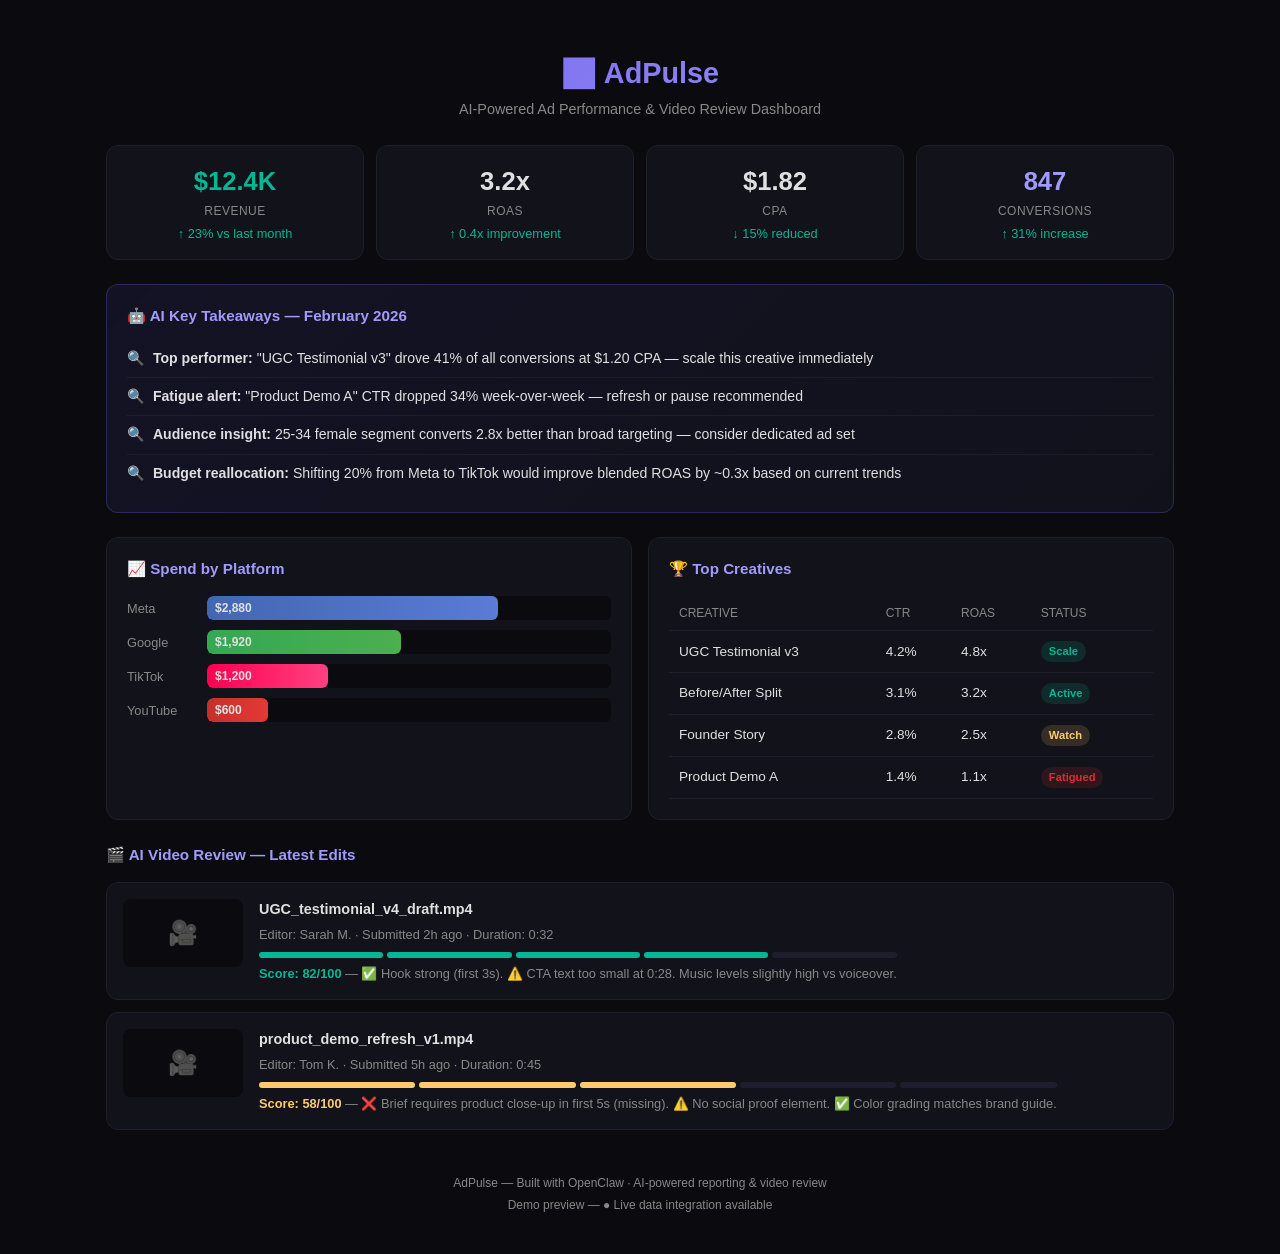
<file: adpulse/index.html>
<!DOCTYPE html>
<html lang="en">
<head>
<meta charset="UTF-8">
<meta name="viewport" content="width=device-width, initial-scale=1.0">
<title>AdPulse — AI-Powered Ad Reporting</title>
<style>
*{margin:0;padding:0;box-sizing:border-box}
:root{--bg:#0a0a0f;--card:#12121a;--border:#1e1e2e;--accent:#6c5ce7;--accent2:#a29bfe;--green:#00b894;--red:#d63031;--orange:#fdcb6e;--text:#e0e0e0;--muted:#888}
body{font-family:-apple-system,BlinkMacSystemFont,'Segoe UI',sans-serif;background:var(--bg);color:var(--text);line-height:1.5;min-height:100vh}
.container{max-width:1100px;margin:0 auto;padding:20px 16px}
header{text-align:center;padding:32px 0 24px}
header h1{font-size:1.8rem;background:linear-gradient(135deg,var(--accent),var(--accent2));-webkit-background-clip:text;-webkit-text-fill-color:transparent;margin-bottom:4px}
header p{color:var(--muted);font-size:.9rem}
.stats{display:grid;grid-template-columns:repeat(auto-fit,minmax(140px,1fr));gap:12px;margin-bottom:24px}
.stat{background:var(--card);border:1px solid var(--border);border-radius:12px;padding:16px;text-align:center}
.stat .value{font-size:1.6rem;font-weight:700;margin-bottom:2px}
.stat .label{font-size:.75rem;color:var(--muted);text-transform:uppercase;letter-spacing:.5px}
.stat .change{font-size:.8rem;margin-top:4px}
.up{color:var(--green)}.down{color:var(--red)}
.grid{display:grid;grid-template-columns:1fr 1fr;gap:16px;margin-bottom:24px}
@media(max-width:600px){.grid{grid-template-columns:1fr}}
.card{background:var(--card);border:1px solid var(--border);border-radius:12px;padding:20px}
.card h3{font-size:.95rem;margin-bottom:16px;color:var(--accent2)}
.bar-chart .bar-row{display:flex;align-items:center;margin-bottom:10px;gap:10px}
.bar-chart .bar-label{width:70px;font-size:.8rem;color:var(--muted);flex-shrink:0}
.bar-chart .bar-track{flex:1;height:24px;background:var(--bg);border-radius:6px;overflow:hidden;position:relative}
.bar-chart .bar-fill{height:100%;border-radius:6px;display:flex;align-items:center;padding-left:8px;font-size:.75rem;font-weight:600;transition:width 1.5s ease}
.table-wrap{overflow-x:auto}
table{width:100%;border-collapse:collapse;font-size:.85rem}
th{text-align:left;padding:8px 10px;color:var(--muted);font-weight:500;font-size:.75rem;text-transform:uppercase;border-bottom:1px solid var(--border)}
td{padding:10px;border-bottom:1px solid var(--border)}
.badge{display:inline-block;padding:2px 8px;border-radius:20px;font-size:.7rem;font-weight:600}
.badge-green{background:rgba(0,184,148,.15);color:var(--green)}
.badge-red{background:rgba(214,48,49,.15);color:var(--red)}
.badge-orange{background:rgba(253,203,110,.15);color:var(--orange)}
.ai-box{background:linear-gradient(135deg,rgba(108,92,231,.1),rgba(162,155,254,.05));border:1px solid rgba(108,92,231,.3);border-radius:12px;padding:20px;margin-bottom:24px}
.ai-box h3{color:var(--accent2);margin-bottom:12px;font-size:.95rem}
.ai-box ul{list-style:none;padding:0}
.ai-box li{padding:8px 0;border-bottom:1px solid rgba(255,255,255,.05);font-size:.88rem}
.ai-box li:last-child{border:none}
.ai-box li::before{content:'🔍 ';margin-right:4px}
.video-section{margin-bottom:24px}
.video-card{background:var(--card);border:1px solid var(--border);border-radius:12px;padding:16px;margin-bottom:12px;display:flex;gap:16px;align-items:flex-start}
@media(max-width:600px){.video-card{flex-direction:column}}
.video-thumb{width:120px;height:68px;background:var(--bg);border-radius:8px;flex-shrink:0;display:flex;align-items:center;justify-content:center;font-size:1.5rem}
@media(max-width:600px){.video-thumb{width:100%;height:80px}}
.video-info h4{font-size:.9rem;margin-bottom:4px}
.video-info p{font-size:.8rem;color:var(--muted)}
.score-bar{display:flex;gap:4px;margin-top:8px}
.score-seg{height:6px;border-radius:3px;flex:1}
footer{text-align:center;padding:20px 0;color:var(--muted);font-size:.75rem}
.pulse{animation:pulse 2s infinite}
@keyframes pulse{0%,100%{opacity:1}50%{opacity:.5}}
</style>
</head>
<body>
<div class="container">
  <header>
    <h1>📊 AdPulse</h1>
    <p>AI-Powered Ad Performance &amp; Video Review Dashboard</p>
  </header>

  <div class="stats">
    <div class="stat">
      <div class="value" style="color:var(--green)">$12.4K</div>
      <div class="label">Revenue</div>
      <div class="change up">↑ 23% vs last month</div>
    </div>
    <div class="stat">
      <div class="value">3.2x</div>
      <div class="label">ROAS</div>
      <div class="change up">↑ 0.4x improvement</div>
    </div>
    <div class="stat">
      <div class="value">$1.82</div>
      <div class="label">CPA</div>
      <div class="change up">↓ 15% reduced</div>
    </div>
    <div class="stat">
      <div class="value" style="color:var(--accent2)">847</div>
      <div class="label">Conversions</div>
      <div class="change up">↑ 31% increase</div>
    </div>
  </div>

  <div class="ai-box">
    <h3>🤖 AI Key Takeaways — February 2026</h3>
    <ul>
      <li><strong>Top performer:</strong> "UGC Testimonial v3" drove 41% of all conversions at $1.20 CPA — scale this creative immediately</li>
      <li><strong>Fatigue alert:</strong> "Product Demo A" CTR dropped 34% week-over-week — refresh or pause recommended</li>
      <li><strong>Audience insight:</strong> 25-34 female segment converts 2.8x better than broad targeting — consider dedicated ad set</li>
      <li><strong>Budget reallocation:</strong> Shifting 20% from Meta to TikTok would improve blended ROAS by ~0.3x based on current trends</li>
    </ul>
  </div>

  <div class="grid">
    <div class="card">
      <h3>📈 Spend by Platform</h3>
      <div class="bar-chart">
        <div class="bar-row">
          <span class="bar-label">Meta</span>
          <div class="bar-track"><div class="bar-fill" style="width:72%;background:linear-gradient(90deg,#4267B2,#5b7bd5)">$2,880</div></div>
        </div>
        <div class="bar-row">
          <span class="bar-label">Google</span>
          <div class="bar-track"><div class="bar-fill" style="width:48%;background:linear-gradient(90deg,#34a853,#4caf50)">$1,920</div></div>
        </div>
        <div class="bar-row">
          <span class="bar-label">TikTok</span>
          <div class="bar-track"><div class="bar-fill" style="width:30%;background:linear-gradient(90deg,#ff0050,#ff4081)">$1,200</div></div>
        </div>
        <div class="bar-row">
          <span class="bar-label">YouTube</span>
          <div class="bar-track"><div class="bar-fill" style="width:15%;background:linear-gradient(90deg,#c4302b,#e53935)">$600</div></div>
        </div>
      </div>
    </div>

    <div class="card">
      <h3>🏆 Top Creatives</h3>
      <div class="table-wrap">
        <table>
          <thead><tr><th>Creative</th><th>CTR</th><th>ROAS</th><th>Status</th></tr></thead>
          <tbody>
            <tr><td>UGC Testimonial v3</td><td>4.2%</td><td>4.8x</td><td><span class="badge badge-green">Scale</span></td></tr>
            <tr><td>Before/After Split</td><td>3.1%</td><td>3.2x</td><td><span class="badge badge-green">Active</span></td></tr>
            <tr><td>Founder Story</td><td>2.8%</td><td>2.5x</td><td><span class="badge badge-orange">Watch</span></td></tr>
            <tr><td>Product Demo A</td><td>1.4%</td><td>1.1x</td><td><span class="badge badge-red">Fatigued</span></td></tr>
          </tbody>
        </table>
      </div>
    </div>
  </div>

  <div class="video-section">
    <h3 style="color:var(--accent2);margin-bottom:16px;font-size:.95rem">🎬 AI Video Review — Latest Edits</h3>
    
    <div class="video-card">
      <div class="video-thumb">🎥</div>
      <div class="video-info">
        <h4>UGC_testimonial_v4_draft.mp4</h4>
        <p>Editor: Sarah M. · Submitted 2h ago · Duration: 0:32</p>
        <div class="score-bar">
          <div class="score-seg" style="background:var(--green)"></div>
          <div class="score-seg" style="background:var(--green)"></div>
          <div class="score-seg" style="background:var(--green)"></div>
          <div class="score-seg" style="background:var(--green)"></div>
          <div class="score-seg" style="background:var(--border)"></div>
        </div>
        <p style="margin-top:6px"><strong style="color:var(--green)">Score: 82/100</strong> — ✅ Hook strong (first 3s). ⚠️ CTA text too small at 0:28. Music levels slightly high vs voiceover.</p>
      </div>
    </div>

    <div class="video-card">
      <div class="video-thumb">🎥</div>
      <div class="video-info">
        <h4>product_demo_refresh_v1.mp4</h4>
        <p>Editor: Tom K. · Submitted 5h ago · Duration: 0:45</p>
        <div class="score-bar">
          <div class="score-seg" style="background:var(--orange)"></div>
          <div class="score-seg" style="background:var(--orange)"></div>
          <div class="score-seg" style="background:var(--orange)"></div>
          <div class="score-seg" style="background:var(--border)"></div>
          <div class="score-seg" style="background:var(--border)"></div>
        </div>
        <p style="margin-top:6px"><strong style="color:var(--orange)">Score: 58/100</strong> — ❌ Brief requires product close-up in first 5s (missing). ⚠️ No social proof element. ✅ Color grading matches brand guide.</p>
      </div>
    </div>
  </div>

  <footer>
    <p>AdPulse — Built with OpenClaw · AI-powered reporting &amp; video review</p>
    <p style="margin-top:4px">Demo preview — <span class="pulse">●</span> Live data integration available</p>
  </footer>
</div>
</body>
</html>
</file>
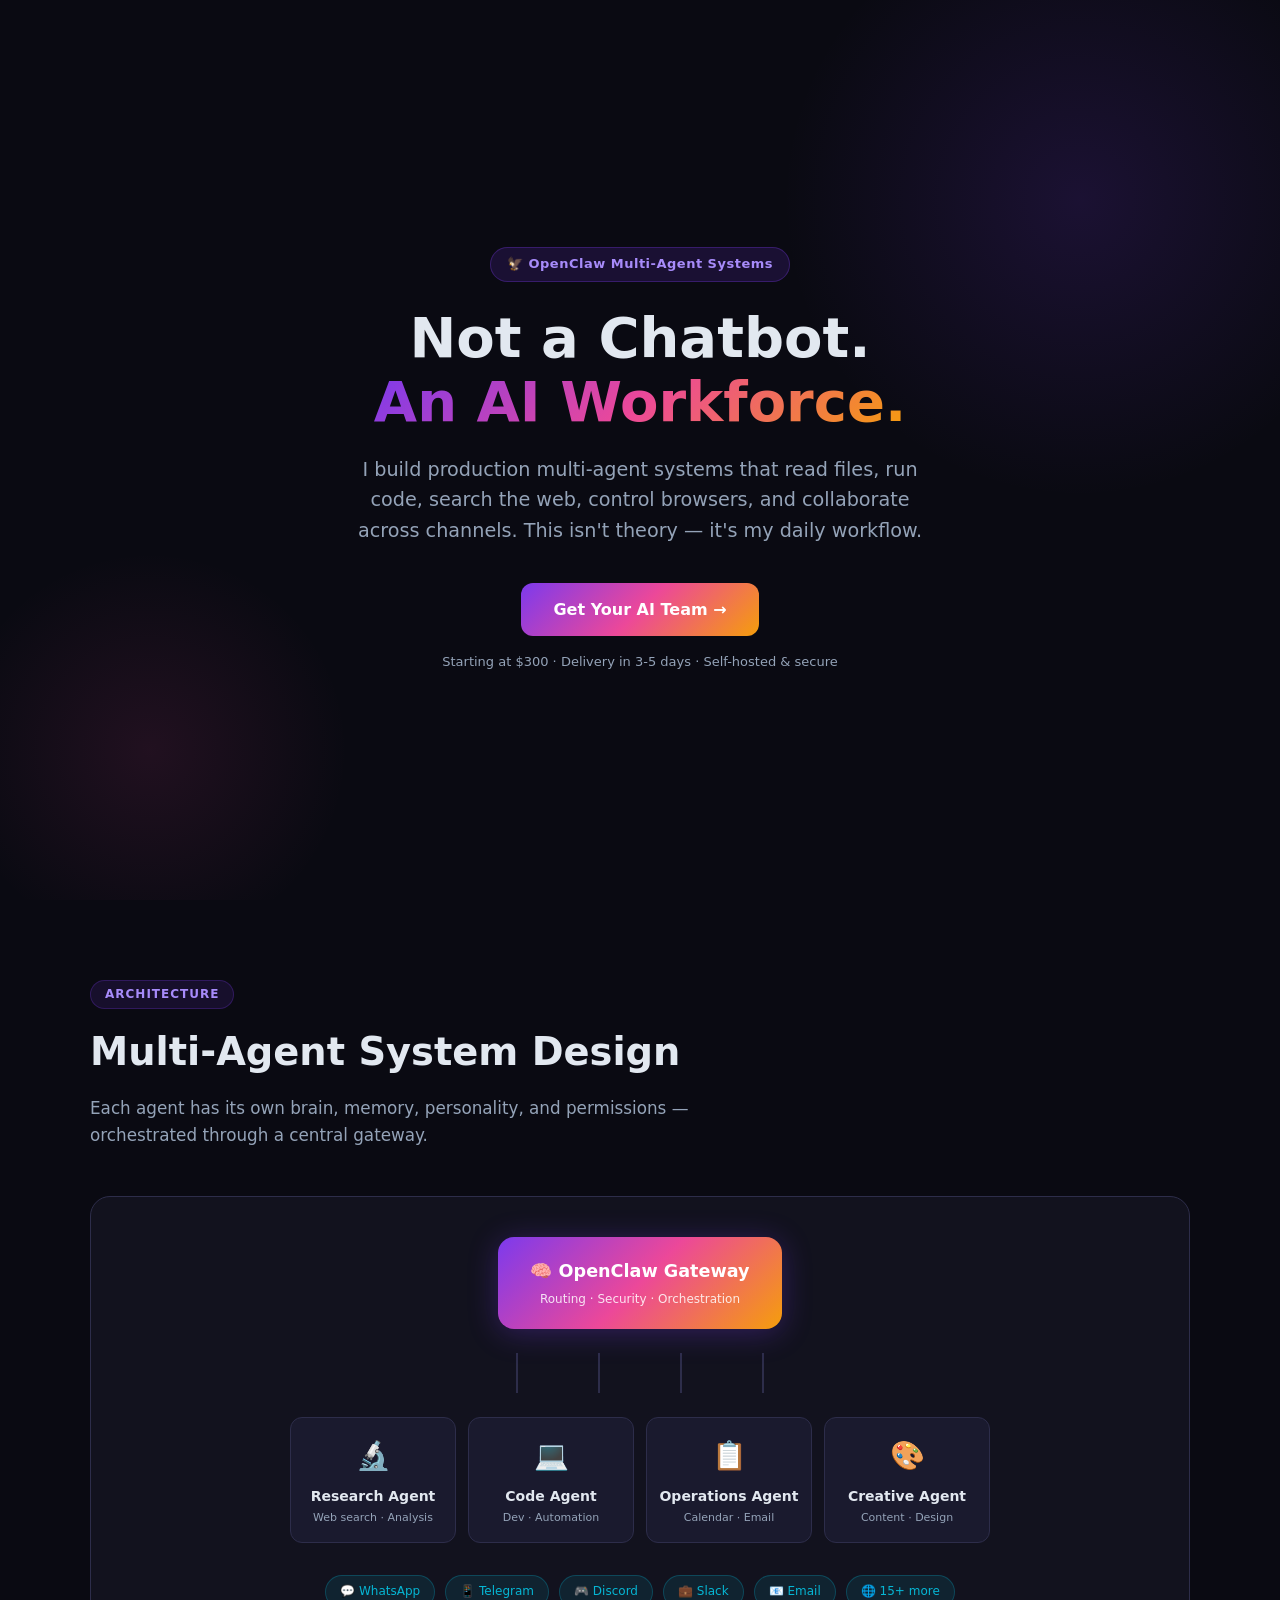
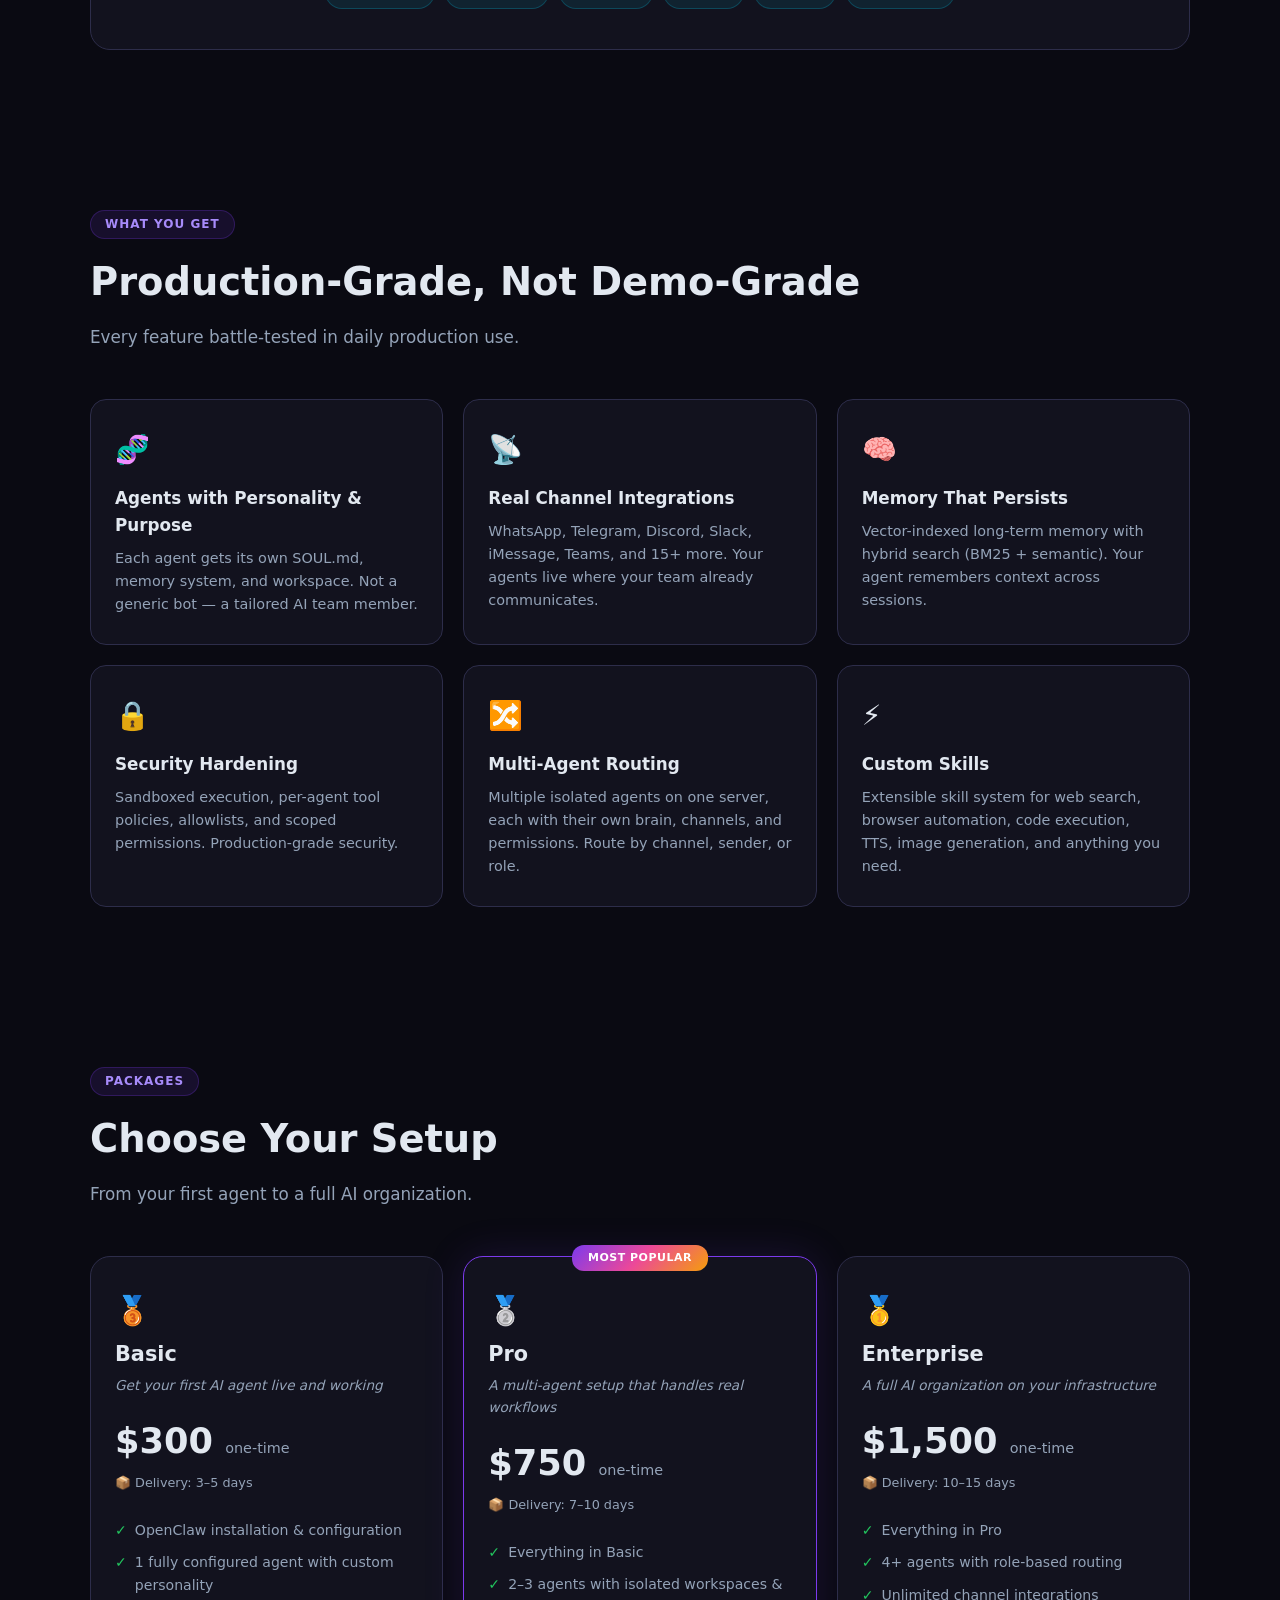
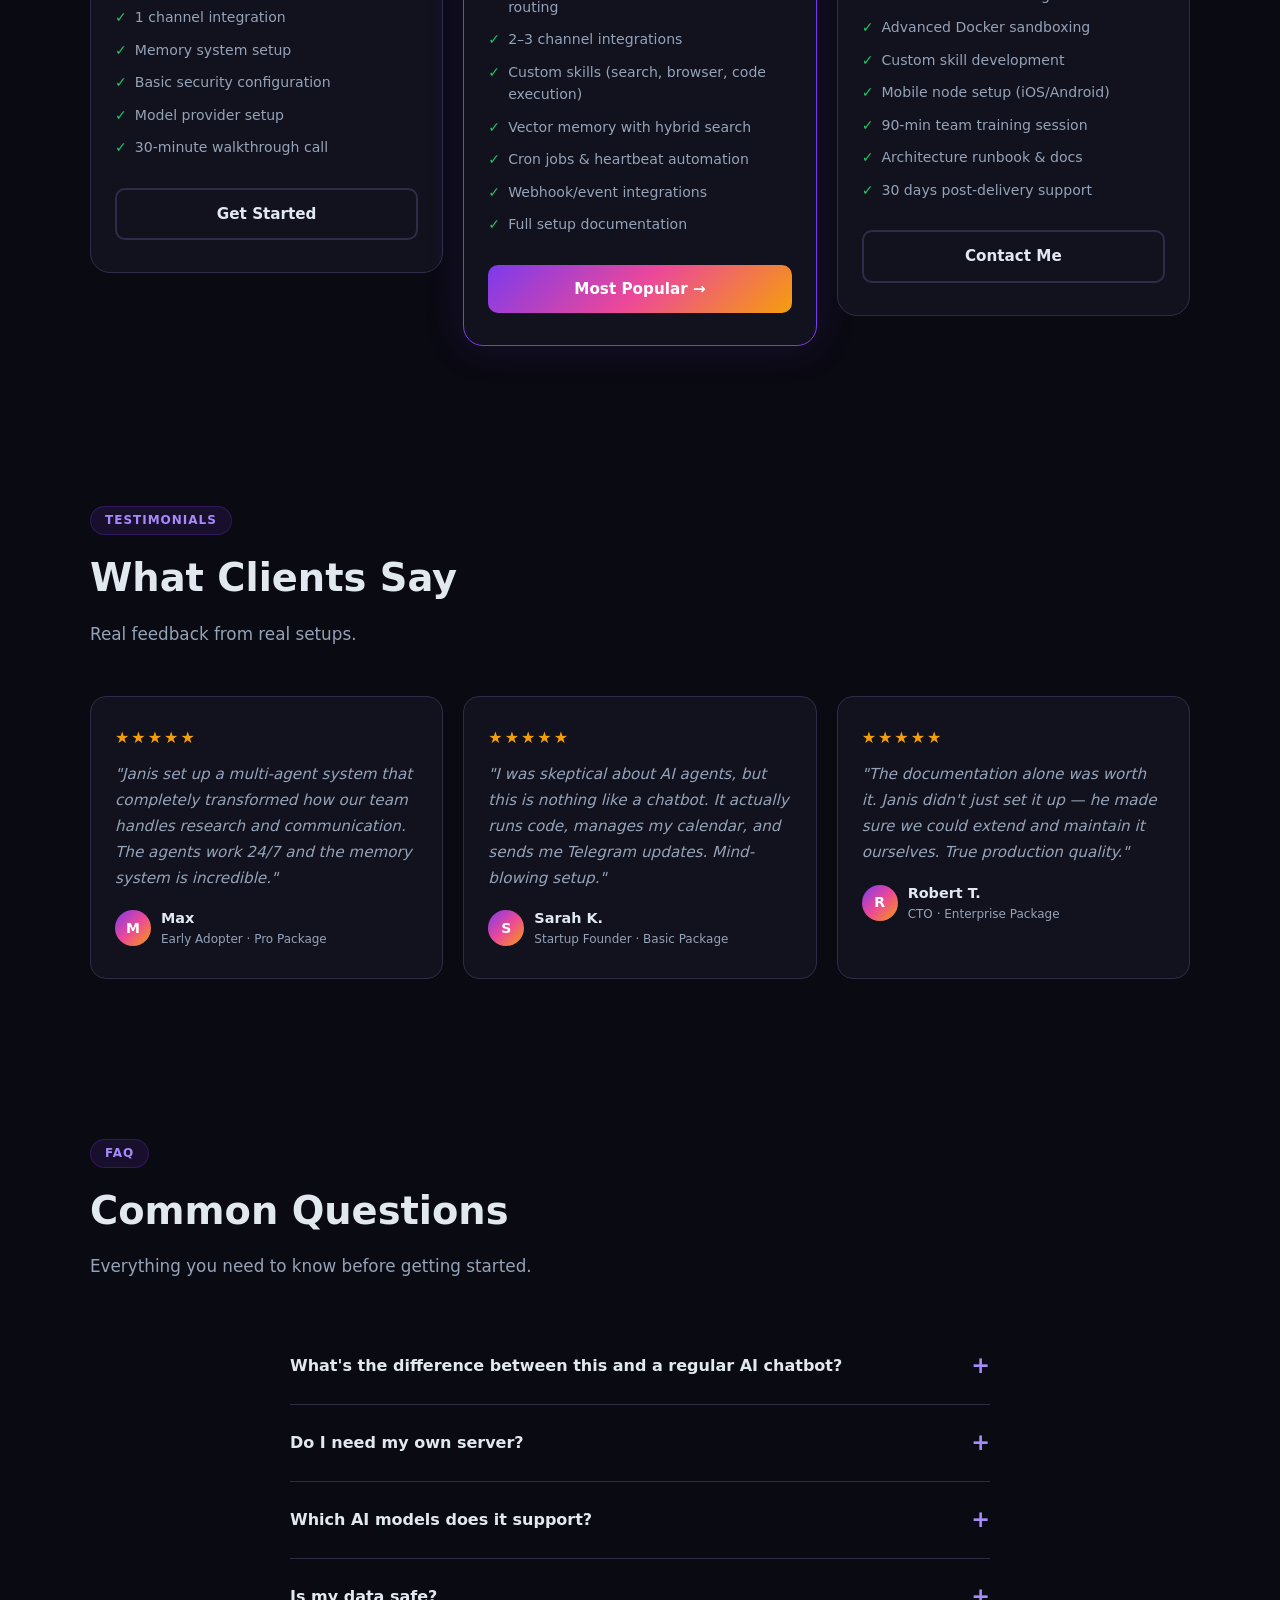
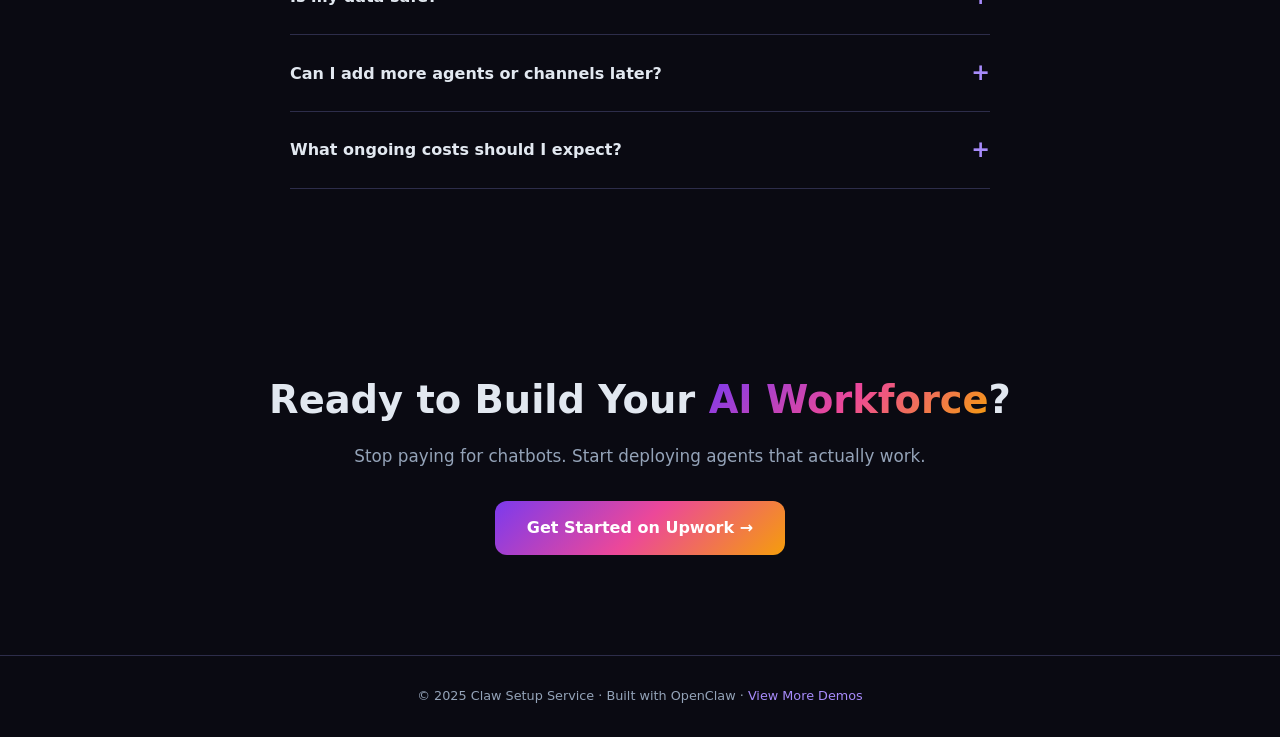
<file: claw-setup/index.html>
<!DOCTYPE html>
<html lang="en">
<head>
<meta charset="UTF-8">
<meta name="viewport" content="width=device-width, initial-scale=1.0">
<title>Claw Setup Service — Multi-Agent AI Systems That Actually Work</title>
<style>
*{margin:0;padding:0;box-sizing:border-box}
:root{--bg:#0a0a12;--bg2:#12121e;--bg3:#1a1a2e;--purple:#7c3aed;--purple-light:#a78bfa;--pink:#ec4899;--cyan:#06b6d4;--green:#22c55e;--orange:#f59e0b;--text:#e2e8f0;--muted:#94a3b8;--border:#2d2d4a;--gradient:linear-gradient(135deg,#7c3aed,#ec4899,#f59e0b)}
body{font-family:'Segoe UI',system-ui,-apple-system,sans-serif;background:var(--bg);color:var(--text);line-height:1.6;overflow-x:hidden}
a{color:var(--purple-light);text-decoration:none}

/* Hero */
.hero{min-height:100vh;display:flex;align-items:center;justify-content:center;text-align:center;padding:80px 20px 60px;position:relative;overflow:hidden}
.hero::before{content:'';position:absolute;width:600px;height:600px;background:radial-gradient(circle,rgba(124,58,237,.15),transparent 70%);top:-100px;right:-100px;pointer-events:none}
.hero::after{content:'';position:absolute;width:400px;height:400px;background:radial-gradient(circle,rgba(236,72,153,.1),transparent 70%);bottom:-50px;left:-50px;pointer-events:none}
.hero-content{max-width:800px;position:relative;z-index:1}
.hero-badge{display:inline-block;background:rgba(124,58,237,.15);border:1px solid rgba(124,58,237,.3);color:var(--purple-light);padding:6px 16px;border-radius:20px;font-size:13px;font-weight:600;margin-bottom:24px;letter-spacing:.5px}
.hero h1{font-size:clamp(2rem,5vw,3.5rem);font-weight:800;line-height:1.15;margin-bottom:20px}
.hero h1 .grad{background:var(--gradient);-webkit-background-clip:text;-webkit-text-fill-color:transparent;background-clip:text}
.hero p{font-size:clamp(1rem,2vw,1.2rem);color:var(--muted);max-width:600px;margin:0 auto 36px}
.hero-cta{display:inline-flex;align-items:center;gap:10px;background:var(--gradient);color:#fff;font-weight:700;font-size:16px;padding:14px 32px;border-radius:12px;border:none;cursor:pointer;transition:transform .2s,box-shadow .2s;text-decoration:none}
.hero-cta:hover{transform:translateY(-2px);box-shadow:0 8px 30px rgba(124,58,237,.4)}
.hero-sub{margin-top:16px;font-size:13px;color:var(--muted)}

/* Sections */
section{padding:80px 20px}
.container{max-width:1100px;margin:0 auto}
.section-label{display:inline-block;background:rgba(124,58,237,.12);border:1px solid rgba(124,58,237,.25);color:var(--purple-light);padding:4px 14px;border-radius:16px;font-size:12px;font-weight:600;letter-spacing:1px;text-transform:uppercase;margin-bottom:12px}
.section-title{font-size:clamp(1.6rem,3.5vw,2.4rem);font-weight:700;margin-bottom:12px}
.section-sub{color:var(--muted);font-size:1.05rem;max-width:600px;margin-bottom:48px}

/* Architecture Diagram */
.arch{background:var(--bg2);border-radius:20px;border:1px solid var(--border);padding:40px 20px;position:relative;overflow:hidden}
.arch-grid{display:flex;flex-direction:column;align-items:center;gap:24px}
.arch-hub{background:var(--gradient);border-radius:16px;padding:20px 32px;text-align:center;font-weight:700;font-size:1.1rem;color:#fff;box-shadow:0 4px 30px rgba(124,58,237,.3);position:relative;z-index:2}
.arch-hub small{display:block;font-weight:400;font-size:.75rem;opacity:.85;margin-top:4px}
.arch-lines{display:flex;justify-content:center;gap:0;height:40px;position:relative;z-index:1}
.arch-line{width:2px;height:40px;background:var(--border);margin:0 40px}
.arch-agents{display:grid;grid-template-columns:repeat(auto-fit,minmax(140px,1fr));gap:12px;width:100%;max-width:700px}
.arch-agent{background:var(--bg3);border:1px solid var(--border);border-radius:12px;padding:16px 12px;text-align:center;transition:border-color .3s,transform .3s}
.arch-agent:hover{border-color:var(--purple);transform:translateY(-3px)}
.arch-agent .emoji{font-size:28px;margin-bottom:6px}
.arch-agent .name{font-weight:600;font-size:14px}
.arch-agent .role{font-size:11px;color:var(--muted);margin-top:2px}
.arch-channels{display:flex;flex-wrap:wrap;justify-content:center;gap:10px;margin-top:8px}
.arch-ch{background:rgba(6,182,212,.1);border:1px solid rgba(6,182,212,.25);color:var(--cyan);padding:6px 14px;border-radius:20px;font-size:12px;font-weight:500}

/* Features */
.features-grid{display:grid;grid-template-columns:repeat(auto-fit,minmax(300px,1fr));gap:20px}
.feature{background:var(--bg2);border:1px solid var(--border);border-radius:16px;padding:28px 24px;transition:border-color .3s,transform .3s}
.feature:hover{border-color:var(--purple);transform:translateY(-3px)}
.feature .icon{font-size:28px;margin-bottom:12px}
.feature h3{font-size:1.05rem;margin-bottom:8px}
.feature p{color:var(--muted);font-size:.9rem;line-height:1.6}

/* Packages */
.packages{display:grid;grid-template-columns:repeat(auto-fit,minmax(280px,1fr));gap:20px;align-items:start}
.pkg{background:var(--bg2);border:1px solid var(--border);border-radius:20px;padding:32px 24px;position:relative;transition:transform .3s,box-shadow .3s}
.pkg:hover{transform:translateY(-4px);box-shadow:0 8px 40px rgba(0,0,0,.3)}
.pkg.popular{border-color:var(--purple);box-shadow:0 0 40px rgba(124,58,237,.15)}
.pkg.popular::before{content:'MOST POPULAR';position:absolute;top:-12px;left:50%;transform:translateX(-50%);background:var(--gradient);color:#fff;font-size:11px;font-weight:700;padding:4px 16px;border-radius:12px;letter-spacing:.5px}
.pkg-tier{font-size:28px;margin-bottom:4px}
.pkg h3{font-size:1.3rem;margin-bottom:4px}
.pkg .tagline{color:var(--muted);font-size:.85rem;margin-bottom:16px;font-style:italic}
.pkg .price{font-size:2.2rem;font-weight:800;margin-bottom:4px}
.pkg .price span{font-size:.9rem;font-weight:400;color:var(--muted)}
.pkg .delivery{font-size:.8rem;color:var(--muted);margin-bottom:20px}
.pkg ul{list-style:none;margin-bottom:24px}
.pkg li{font-size:.88rem;padding:5px 0;color:var(--muted);display:flex;align-items:flex-start;gap:8px}
.pkg li::before{content:'✓';color:var(--green);font-weight:700;flex-shrink:0}
.pkg-btn{display:block;text-align:center;padding:12px;border-radius:10px;font-weight:700;font-size:.95rem;transition:all .2s;text-decoration:none}
.pkg-btn.outline{border:2px solid var(--border);color:var(--text)}
.pkg-btn.outline:hover{border-color:var(--purple);color:var(--purple-light)}
.pkg-btn.filled{background:var(--gradient);color:#fff;border:none}
.pkg-btn.filled:hover{transform:translateY(-1px);box-shadow:0 4px 20px rgba(124,58,237,.4)}

/* Testimonials */
.testimonials{display:grid;grid-template-columns:repeat(auto-fit,minmax(280px,1fr));gap:20px}
.testimonial{background:var(--bg2);border:1px solid var(--border);border-radius:16px;padding:28px 24px}
.testimonial .stars{color:var(--orange);font-size:16px;margin-bottom:12px;letter-spacing:2px}
.testimonial blockquote{font-size:.95rem;color:var(--muted);line-height:1.7;margin-bottom:16px;font-style:italic}
.testimonial .author{display:flex;align-items:center;gap:10px}
.testimonial .avatar{width:36px;height:36px;border-radius:50%;background:var(--gradient);display:flex;align-items:center;justify-content:center;font-weight:700;font-size:14px;color:#fff}
.testimonial .info .name{font-weight:600;font-size:.9rem}
.testimonial .info .role{font-size:.75rem;color:var(--muted)}

/* FAQ */
.faq-list{max-width:700px;margin:0 auto}
.faq-item{border-bottom:1px solid var(--border);padding:20px 0}
.faq-q{font-weight:600;font-size:1rem;cursor:pointer;display:flex;justify-content:space-between;align-items:center;gap:12px}
.faq-q::after{content:'+';font-size:1.4rem;color:var(--purple-light);transition:transform .3s;flex-shrink:0}
.faq-item.open .faq-q::after{transform:rotate(45deg)}
.faq-a{max-height:0;overflow:hidden;transition:max-height .3s ease;color:var(--muted);font-size:.9rem;line-height:1.7}
.faq-item.open .faq-a{max-height:300px;padding-top:12px}

/* CTA Bottom */
.cta-section{text-align:center;padding:100px 20px}
.cta-section h2{font-size:clamp(1.6rem,3.5vw,2.4rem);font-weight:700;margin-bottom:12px}
.cta-section p{color:var(--muted);margin-bottom:32px;font-size:1.05rem}

/* Footer */
footer{text-align:center;padding:30px 20px;border-top:1px solid var(--border);color:var(--muted);font-size:.8rem}

/* Animations */
@keyframes float{0%,100%{transform:translateY(0)}50%{transform:translateY(-6px)}}
.arch-hub{animation:float 4s ease-in-out infinite}

/* Mobile */
@media(max-width:768px){
  section{padding:60px 16px}
  .arch-line{margin:0 20px}
  .arch-agents{grid-template-columns:repeat(2,1fr)}
  .packages{grid-template-columns:1fr}
  .features-grid{grid-template-columns:1fr}
  .testimonials{grid-template-columns:1fr}
}
@media(max-width:480px){
  .hero{padding:60px 16px 40px}
  .arch-agents{grid-template-columns:1fr 1fr}
  .arch-line{margin:0 12px}
}
</style>
</head>
<body>

<!-- Hero -->
<section class="hero">
  <div class="hero-content">
    <div class="hero-badge">🦅 OpenClaw Multi-Agent Systems</div>
    <h1>Not a Chatbot.<br><span class="grad">An AI Workforce.</span></h1>
    <p>I build production multi-agent systems that read files, run code, search the web, control browsers, and collaborate across channels. This isn't theory — it's my daily workflow.</p>
    <a href="https://www.upwork.com" class="hero-cta" target="_blank">Get Your AI Team → </a>
    <div class="hero-sub">Starting at $300 · Delivery in 3-5 days · Self-hosted & secure</div>
  </div>
</section>

<!-- Architecture -->
<section id="architecture">
  <div class="container">
    <div class="section-label">Architecture</div>
    <h2 class="section-title">Multi-Agent System Design</h2>
    <p class="section-sub">Each agent has its own brain, memory, personality, and permissions — orchestrated through a central gateway.</p>
    <div class="arch">
      <div class="arch-grid">
        <div class="arch-hub">🧠 OpenClaw Gateway<small>Routing · Security · Orchestration</small></div>
        <div class="arch-lines">
          <div class="arch-line"></div>
          <div class="arch-line"></div>
          <div class="arch-line"></div>
          <div class="arch-line"></div>
        </div>
        <div class="arch-agents">
          <div class="arch-agent"><div class="emoji">🔬</div><div class="name">Research Agent</div><div class="role">Web search · Analysis</div></div>
          <div class="arch-agent"><div class="emoji">💻</div><div class="name">Code Agent</div><div class="role">Dev · Automation</div></div>
          <div class="arch-agent"><div class="emoji">📋</div><div class="name">Operations Agent</div><div class="role">Calendar · Email</div></div>
          <div class="arch-agent"><div class="emoji">🎨</div><div class="name">Creative Agent</div><div class="role">Content · Design</div></div>
        </div>
        <div class="arch-channels">
          <div class="arch-ch">💬 WhatsApp</div>
          <div class="arch-ch">📱 Telegram</div>
          <div class="arch-ch">🎮 Discord</div>
          <div class="arch-ch">💼 Slack</div>
          <div class="arch-ch">📧 Email</div>
          <div class="arch-ch">🌐 15+ more</div>
        </div>
      </div>
    </div>
  </div>
</section>

<!-- What You Get -->
<section id="features">
  <div class="container">
    <div class="section-label">What You Get</div>
    <h2 class="section-title">Production-Grade, Not Demo-Grade</h2>
    <p class="section-sub">Every feature battle-tested in daily production use.</p>
    <div class="features-grid">
      <div class="feature">
        <div class="icon">🧬</div>
        <h3>Agents with Personality & Purpose</h3>
        <p>Each agent gets its own SOUL.md, memory system, and workspace. Not a generic bot — a tailored AI team member.</p>
      </div>
      <div class="feature">
        <div class="icon">📡</div>
        <h3>Real Channel Integrations</h3>
        <p>WhatsApp, Telegram, Discord, Slack, iMessage, Teams, and 15+ more. Your agents live where your team already communicates.</p>
      </div>
      <div class="feature">
        <div class="icon">🧠</div>
        <h3>Memory That Persists</h3>
        <p>Vector-indexed long-term memory with hybrid search (BM25 + semantic). Your agent remembers context across sessions.</p>
      </div>
      <div class="feature">
        <div class="icon">🔒</div>
        <h3>Security Hardening</h3>
        <p>Sandboxed execution, per-agent tool policies, allowlists, and scoped permissions. Production-grade security.</p>
      </div>
      <div class="feature">
        <div class="icon">🔀</div>
        <h3>Multi-Agent Routing</h3>
        <p>Multiple isolated agents on one server, each with their own brain, channels, and permissions. Route by channel, sender, or role.</p>
      </div>
      <div class="feature">
        <div class="icon">⚡</div>
        <h3>Custom Skills</h3>
        <p>Extensible skill system for web search, browser automation, code execution, TTS, image generation, and anything you need.</p>
      </div>
    </div>
  </div>
</section>

<!-- Packages -->
<section id="packages">
  <div class="container">
    <div class="section-label">Packages</div>
    <h2 class="section-title">Choose Your Setup</h2>
    <p class="section-sub">From your first agent to a full AI organization.</p>
    <div class="packages">
      <!-- Basic -->
      <div class="pkg">
        <div class="pkg-tier">🥉</div>
        <h3>Basic</h3>
        <div class="tagline">Get your first AI agent live and working</div>
        <div class="price">$300 <span>one-time</span></div>
        <div class="delivery">📦 Delivery: 3–5 days</div>
        <ul>
          <li>OpenClaw installation & configuration</li>
          <li>1 fully configured agent with custom personality</li>
          <li>1 channel integration</li>
          <li>Memory system setup</li>
          <li>Basic security configuration</li>
          <li>Model provider setup</li>
          <li>30-minute walkthrough call</li>
        </ul>
        <a href="https://www.upwork.com" class="pkg-btn outline" target="_blank">Get Started</a>
      </div>
      <!-- Pro -->
      <div class="pkg popular">
        <div class="pkg-tier">🥈</div>
        <h3>Pro</h3>
        <div class="tagline">A multi-agent setup that handles real workflows</div>
        <div class="price">$750 <span>one-time</span></div>
        <div class="delivery">📦 Delivery: 7–10 days</div>
        <ul>
          <li>Everything in Basic</li>
          <li>2–3 agents with isolated workspaces & routing</li>
          <li>2–3 channel integrations</li>
          <li>Custom skills (search, browser, code execution)</li>
          <li>Vector memory with hybrid search</li>
          <li>Cron jobs & heartbeat automation</li>
          <li>Webhook/event integrations</li>
          <li>Full setup documentation</li>
        </ul>
        <a href="https://www.upwork.com" class="pkg-btn filled" target="_blank">Most Popular →</a>
      </div>
      <!-- Enterprise -->
      <div class="pkg">
        <div class="pkg-tier">🥇</div>
        <h3>Enterprise</h3>
        <div class="tagline">A full AI organization on your infrastructure</div>
        <div class="price">$1,500 <span>one-time</span></div>
        <div class="delivery">📦 Delivery: 10–15 days</div>
        <ul>
          <li>Everything in Pro</li>
          <li>4+ agents with role-based routing</li>
          <li>Unlimited channel integrations</li>
          <li>Advanced Docker sandboxing</li>
          <li>Custom skill development</li>
          <li>Mobile node setup (iOS/Android)</li>
          <li>90-min team training session</li>
          <li>Architecture runbook & docs</li>
          <li>30 days post-delivery support</li>
        </ul>
        <a href="https://www.upwork.com" class="pkg-btn outline" target="_blank">Contact Me</a>
      </div>
    </div>
  </div>
</section>

<!-- Testimonials -->
<section id="testimonials">
  <div class="container">
    <div class="section-label">Testimonials</div>
    <h2 class="section-title">What Clients Say</h2>
    <p class="section-sub">Real feedback from real setups.</p>
    <div class="testimonials">
      <div class="testimonial">
        <div class="stars">★★★★★</div>
        <blockquote>"Janis set up a multi-agent system that completely transformed how our team handles research and communication. The agents work 24/7 and the memory system is incredible."</blockquote>
        <div class="author">
          <div class="avatar">M</div>
          <div class="info"><div class="name">Max</div><div class="role">Early Adopter · Pro Package</div></div>
        </div>
      </div>
      <div class="testimonial">
        <div class="stars">★★★★★</div>
        <blockquote>"I was skeptical about AI agents, but this is nothing like a chatbot. It actually runs code, manages my calendar, and sends me Telegram updates. Mind-blowing setup."</blockquote>
        <div class="author">
          <div class="avatar">S</div>
          <div class="info"><div class="name">Sarah K.</div><div class="role">Startup Founder · Basic Package</div></div>
        </div>
      </div>
      <div class="testimonial">
        <div class="stars">★★★★★</div>
        <blockquote>"The documentation alone was worth it. Janis didn't just set it up — he made sure we could extend and maintain it ourselves. True production quality."</blockquote>
        <div class="author">
          <div class="avatar">R</div>
          <div class="info"><div class="name">Robert T.</div><div class="role">CTO · Enterprise Package</div></div>
        </div>
      </div>
    </div>
  </div>
</section>

<!-- FAQ -->
<section id="faq">
  <div class="container">
    <div class="section-label">FAQ</div>
    <h2 class="section-title">Common Questions</h2>
    <p class="section-sub">Everything you need to know before getting started.</p>
    <div class="faq-list">
      <div class="faq-item">
        <div class="faq-q">What's the difference between this and a regular AI chatbot?</div>
        <div class="faq-a">A chatbot answers questions. An OpenClaw agent runs code, searches the web, controls a browser, reads and writes files, sends messages across platforms, and collaborates with other agents. It's the difference between a receptionist and a team.</div>
      </div>
      <div class="faq-item">
        <div class="faq-q">Do I need my own server?</div>
        <div class="faq-a">OpenClaw runs on macOS, Linux, Raspberry Pi, VPS, or Docker. I'll help you pick the right setup for your use case and budget. A $5/month VPS works for most setups.</div>
      </div>
      <div class="faq-item">
        <div class="faq-q">Which AI models does it support?</div>
        <div class="faq-a">Anthropic (Claude), OpenAI (GPT-4), Google (Gemini), local models via Ollama, and 15+ other providers. You can mix models per agent — fast models for chat, powerful models for deep work.</div>
      </div>
      <div class="faq-item">
        <div class="faq-q">Is my data safe?</div>
        <div class="faq-a">OpenClaw is self-hosted. Your data stays on your infrastructure. No third-party SaaS middleman. Agents can be sandboxed with scoped tool policies and allowlists.</div>
      </div>
      <div class="faq-item">
        <div class="faq-q">Can I add more agents or channels later?</div>
        <div class="faq-a">Yes. OpenClaw is modular. Adding a new agent or channel is a config change. I provide documentation so you can extend the system yourself, or book a follow-up.</div>
      </div>
      <div class="faq-item">
        <div class="faq-q">What ongoing costs should I expect?</div>
        <div class="faq-a">Just your AI model API costs (typically $10–50/month depending on usage) and hosting if you use a VPS. No OpenClaw license fees.</div>
      </div>
    </div>
  </div>
</section>

<!-- CTA Bottom -->
<section class="cta-section">
  <h2>Ready to Build Your <span style="background:var(--gradient);-webkit-background-clip:text;-webkit-text-fill-color:transparent">AI Workforce</span>?</h2>
  <p>Stop paying for chatbots. Start deploying agents that actually work.</p>
  <a href="https://www.upwork.com" class="hero-cta" target="_blank">Get Started on Upwork →</a>
</section>

<footer>
  <p>© 2025 Claw Setup Service · Built with OpenClaw · <a href="https://github.com/janisag07/demos" target="_blank">View More Demos</a></p>
</footer>

<script>
// FAQ accordion
document.querySelectorAll('.faq-q').forEach(q=>{
  q.addEventListener('click',()=>{
    const item=q.parentElement;
    item.classList.toggle('open');
  });
});

// Smooth scroll for anchor links
document.querySelectorAll('a[href^="#"]').forEach(a=>{
  a.addEventListener('click',e=>{
    e.preventDefault();
    document.querySelector(a.getAttribute('href'))?.scrollIntoView({behavior:'smooth'});
  });
});
</script>
</body>
</html>
</file>
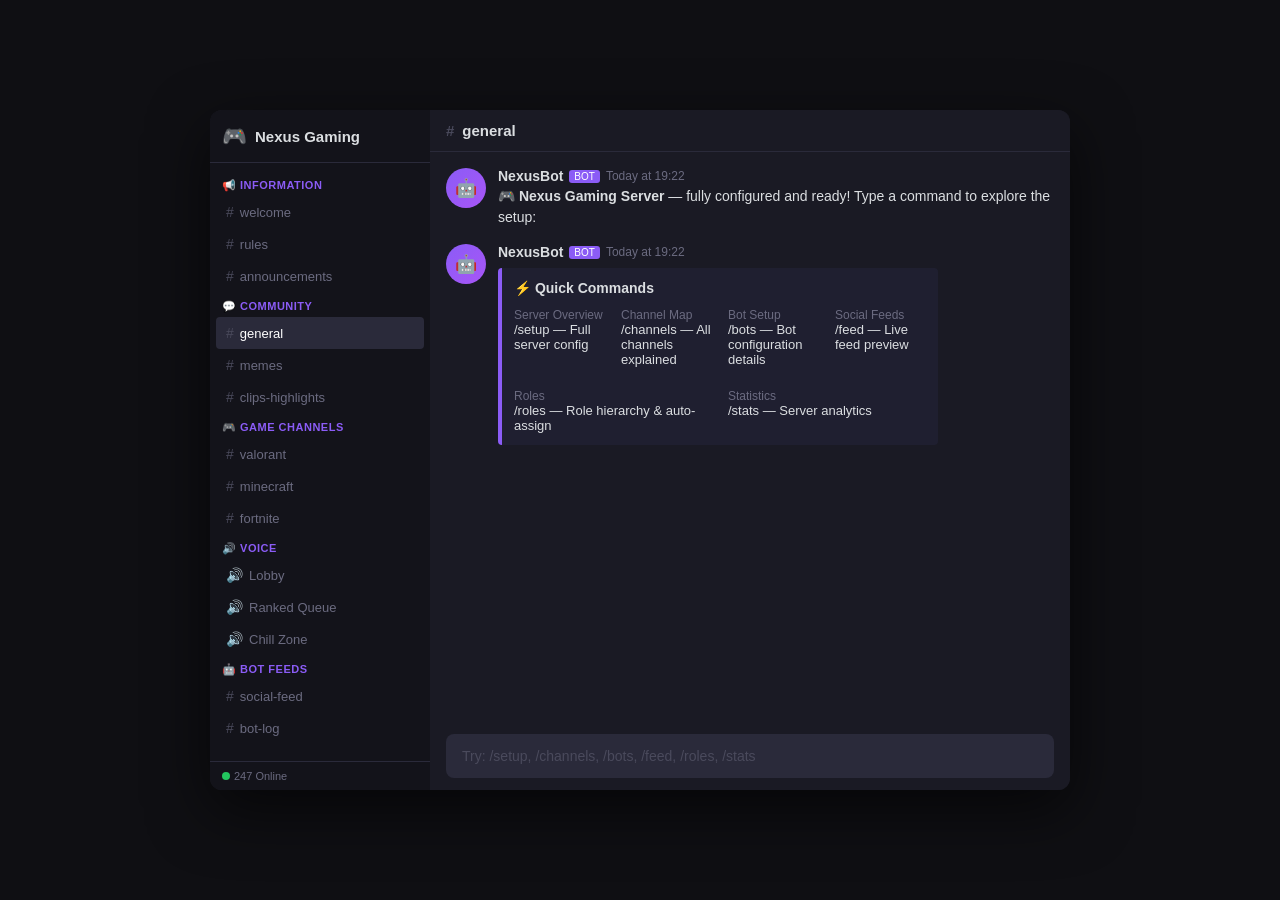
<file: discord-gaming/index.html>
<!DOCTYPE html>
<html lang="en">
<head>
<meta charset="UTF-8">
<meta name="viewport" content="width=device-width, initial-scale=1.0">
<title>Discord Gaming Server Setup — Demo</title>
<style>
*{margin:0;padding:0;box-sizing:border-box}
body{font-family:'gg sans',Helvetica,Arial,sans-serif;background:#0f0f13;color:#dbdee1;min-height:100vh;display:flex;justify-content:center;align-items:center;padding:12px}
.app{width:100%;max-width:860px;height:680px;background:#1a1a24;border-radius:12px;display:flex;overflow:hidden;box-shadow:0 20px 60px rgba(0,0,0,.6)}
.sidebar{width:220px;background:#13131a;display:flex;flex-direction:column;flex-shrink:0}
.server{padding:14px 12px;border-bottom:1px solid #2a2a3a;font-weight:700;font-size:15px;display:flex;align-items:center;gap:8px}
.server .icon{font-size:20px}
.categories{flex:1;overflow-y:auto;padding:8px 6px}
.cat-label{font-size:11px;font-weight:700;color:#8b5cf6;text-transform:uppercase;padding:8px 6px 4px;letter-spacing:.5px}
.ch{padding:6px 10px;border-radius:4px;font-size:13px;color:#6b6b80;cursor:pointer;display:flex;align-items:center;gap:6px;min-height:32px}
.ch:hover,.ch.active{background:#2a2a3a;color:#fff}
.ch .sym{color:#4a4a5c;font-size:14px;flex-shrink:0}
.ch.voice .sym{color:#8b5cf6}
.online-count{padding:8px 12px;font-size:11px;color:#6b6b80;border-top:1px solid #2a2a3a}
.online-count .dot{display:inline-block;width:8px;height:8px;border-radius:50%;background:#22c55e;margin-right:4px}
.main{flex:1;display:flex;flex-direction:column;min-width:0}
.topbar{background:#1a1a24;padding:12px 16px;border-bottom:1px solid #2a2a3a;display:flex;align-items:center;gap:8px;font-weight:600;font-size:15px}
.topbar .sym{color:#4a4a5c}
.messages{flex:1;overflow-y:auto;padding:16px}
.msg-group{display:flex;gap:12px;margin-bottom:16px;animation:fadeIn .3s}
.msg-group .avatar{width:40px;height:40px;border-radius:50%;flex-shrink:0;display:flex;align-items:center;justify-content:center;font-size:18px}
.msg-group .avatar.bot{background:linear-gradient(135deg,#8b5cf6,#a855f7)}
.msg-group .avatar.user{background:#3b3b50}
.msg-group .avatar.feed{background:linear-gradient(135deg,#f97316,#ef4444)}
.msg-group .content{flex:1;min-width:0}
.msg-group .author{font-weight:600;font-size:14px;margin-bottom:2px;display:flex;align-items:center;gap:6px;flex-wrap:wrap}
.msg-group .author .badge{font-size:10px;padding:1px 5px;border-radius:3px;font-weight:500}
.badge.bot-badge{background:#8b5cf6;color:#fff}
.badge.mod{background:#f59e0b;color:#000}
.badge.admin{background:#ef4444;color:#fff}
.msg-group .author .time{color:#6b6b80;font-size:12px;font-weight:400}
.msg-group .text{font-size:14px;line-height:1.5;color:#dbdee1}
.embed{border-radius:4px;padding:12px;margin-top:8px;max-width:440px;border-left:4px solid}
.embed.purple{background:#1f1f30;border-color:#8b5cf6}
.embed.green{background:#1a2a1a;border-color:#22c55e}
.embed.orange{background:#2a1f1a;border-color:#f97316}
.embed.cyan{background:#1a2a2f;border-color:#06b6d4}
.embed.red{background:#2a1a1a;border-color:#ef4444}
.embed .e-title{font-weight:700;font-size:14px;margin-bottom:6px}
.embed .e-field{margin-top:6px;font-size:13px}
.embed .e-field .label{color:#6b6b80;font-size:12px}
.embed .e-inline{display:flex;gap:16px;flex-wrap:wrap}
.embed .e-inline .e-field{flex:1;min-width:80px}
.input-area{padding:12px 16px;background:#1a1a24}
.input-area .wrap{background:#2a2a3a;border-radius:8px;display:flex;align-items:center;padding:0 16px}
.input-area input{flex:1;background:none;border:none;color:#dbdee1;padding:12px 0;font-size:14px;outline:none;min-height:44px}
.input-area input::placeholder{color:#4a4a5c}
@keyframes fadeIn{from{opacity:0;transform:translateY(6px)}to{opacity:1;transform:translateY(0)}}
@media(max-width:640px){
.sidebar{width:180px}
.app{height:calc(100vh - 24px)}
}
@media(max-width:480px){
.sidebar{display:none}
.app{border-radius:8px;height:calc(100vh - 24px)}
}
</style>
</head>
<body>
<div class="app">
<div class="sidebar">
<div class="server"><span class="icon">🎮</span> Nexus Gaming</div>
<div class="categories">
<div class="cat-label">📢 Information</div>
<div class="ch" onclick="sw('welcome')"><span class="sym">#</span> welcome</div>
<div class="ch" onclick="sw('rules')"><span class="sym">#</span> rules</div>
<div class="ch" onclick="sw('announcements')"><span class="sym">#</span> announcements</div>
<div class="cat-label">💬 Community</div>
<div class="ch active" onclick="sw('general')"><span class="sym">#</span> general</div>
<div class="ch" onclick="sw('memes')"><span class="sym">#</span> memes</div>
<div class="ch" onclick="sw('clips')"><span class="sym">#</span> clips-highlights</div>
<div class="cat-label">🎮 Game Channels</div>
<div class="ch" onclick="sw('valorant')"><span class="sym">#</span> valorant</div>
<div class="ch" onclick="sw('minecraft')"><span class="sym">#</span> minecraft</div>
<div class="ch" onclick="sw('fortnite')"><span class="sym">#</span> fortnite</div>
<div class="cat-label">🔊 Voice</div>
<div class="ch voice" onclick="sw('general')"><span class="sym">🔊</span> Lobby</div>
<div class="ch voice" onclick="sw('general')"><span class="sym">🔊</span> Ranked Queue</div>
<div class="ch voice" onclick="sw('general')"><span class="sym">🔊</span> Chill Zone</div>
<div class="cat-label">🤖 Bot Feeds</div>
<div class="ch" onclick="sw('social-feed')"><span class="sym">#</span> social-feed</div>
<div class="ch" onclick="sw('bot-log')"><span class="sym">#</span> bot-log</div>
</div>
<div class="online-count"><span class="dot"></span>247 Online</div>
</div>
<div class="main">
<div class="topbar"><span class="sym">#</span> <span id="topbar">general</span></div>
<div class="messages" id="messages"></div>
<div class="input-area"><div class="wrap">
<input type="text" id="input" placeholder="Try: /setup, /channels, /bots, /feed, /roles, /stats" autocomplete="off">
</div></div>
</div>
</div>
<script>
const msgs=document.getElementById('messages'),input=document.getElementById('input');
const t=()=>{const d=new Date();return'Today at '+d.getHours()+':'+String(d.getMinutes()).padStart(2,'0')};
function add(author,text,embed,type='bot'){
const g=document.createElement('div');g.className='msg-group';
const badges={'NexusBot':'<span class="badge bot-badge">BOT</span>','FeedBot':'<span class="badge bot-badge">BOT</span>','Admin':'<span class="badge admin">ADMIN</span>'};
const avatarClass=type==='user'?'user':type==='feed'?'feed':'bot';
const emoji=type==='user'?'👤':type==='feed'?'📡':'🤖';
let h='<div class="avatar '+avatarClass+'">'+emoji+'</div>';
h+='<div class="content"><div class="author">'+author+(badges[author]||'')+'<span class="time">'+t()+'</span></div>';
h+='<div class="text">'+text+'</div>';
if(embed)h+=embed;
h+='</div>';g.innerHTML=h;msgs.appendChild(g);msgs.scrollTop=msgs.scrollHeight}
function emb(title,fields,color='purple'){
let h='<div class="embed '+color+'"><div class="e-title">'+title+'</div>';
if(Array.isArray(fields[0])){h+='<div class="e-inline">';fields.forEach(f=>h+='<div class="e-field"><div class="label">'+f[0]+'</div>'+f[1]+'</div>');h+='</div>'}
else fields.forEach(f=>h+='<div class="e-field"><div class="label">'+f[0]+'</div>'+f[1]+'</div>');
return h+'</div>'}

const commands={
'/setup':()=>add('NexusBot','Here\'s your server setup overview:',emb('🎮 Nexus Gaming — Server Setup',[
['Categories','📢 Information (3ch) • 💬 Community (3ch) • 🎮 Games (3ch) • 🔊 Voice (3ch) • 🤖 Bots (2ch)'],
['Total Channels','14 Text + 3 Voice = 17 channels'],
['Bots Active','NexusBot (mod) • FeedBot (social) • MusicBot (voice)'],
['Security','Verification gate • Anti-spam • Auto-mod • Raid protection'],
['Features','Custom roles • XP system • Auto-feed • Welcome messages']
],'purple')),
'/channels':()=>add('NexusBot','',emb('📋 Channel Structure',[
['📢 INFORMATION','#welcome — Server intro & rules link\n#rules — Server rules & guidelines\n#announcements — Updates & news'],
['💬 COMMUNITY','#general — Main hangout\n#memes — Meme sharing\n#clips-highlights — Gaming clips'],
['🎮 GAME CHANNELS','#valorant — Valorant LFG & discussion\n#minecraft — MC server & builds\n#fortnite — Fortnite squads'],
['🔊 VOICE','Lobby — Open chat\nRanked Queue — Competitive\nChill Zone — Music & chill'],
['🤖 BOT FEEDS','#social-feed — Twitter/YouTube/Twitch\n#bot-log — Mod actions & logs']
],'cyan')),
'/bots':()=>add('NexusBot','',emb('🤖 Bot Configuration',[
['NexusBot (Moderation)','✅ Auto-mod: spam, slurs, links\n✅ Welcome DM to new members\n✅ Role assignment on join\n✅ Logging all mod actions\n✅ Ticket system for support'],
['FeedBot (Social Feeds)','✅ Twitter → #social-feed (every 15min)\n✅ YouTube uploads → #announcements\n✅ Twitch live alerts → #general\n✅ Reddit top posts → #memes'],
['MusicBot (Voice)','✅ Play/queue/skip commands\n✅ Spotify & YouTube support\n✅ 24/7 lofi in Chill Zone']
],'green')),
'/feed':()=>{add('FeedBot','New social content incoming!',emb('🐦 Twitter — @NexusGaming',[['Latest Tweet','"🏆 GG to our Valorant squad for hitting Diamond! Next stop: Immortal. Who\'s joining us tonight? 🎮"'],['Engagement','❤️ 142 • 🔄 38 • 💬 24'],['Posted','2 hours ago']],'orange'));
setTimeout(()=>add('FeedBot','',emb('📺 YouTube — Nexus Gaming',[['New Upload','"INSANE 1v5 ACE in Ranked — Nexus Highlights #47"'],['Views','12.4K in 6 hours'],['Status','🔴 Auto-posted to #announcements']],'red'),null,'feed'),800);
setTimeout(()=>add('FeedBot','',emb('🟣 Twitch — NexusLive',[['Status','🔴 LIVE NOW — Playing Valorant'],['Viewers','834 watching'],['Alert','Sent to #general + @Stream Ping role']],'purple'),null,'feed'),1400)},
'/roles':()=>add('NexusBot','',emb('🏷 Role Setup',[
['Admin Roles','👑 Owner • 🛡 Admin • ⚔️ Moderator'],
['Game Roles','🎯 Valorant • ⛏ Minecraft • 🔫 Fortnite'],
['Level Roles','⭐ Lvl 5 (Rookie) • 💎 Lvl 15 (Pro) • 🏆 Lvl 30 (Legend)'],
['Special','🔔 Announcements • 📺 Stream Ping • 🎉 Events'],
['Auto-Assign','New members get: @Member + game roles via reaction']
],'purple')),
'/stats':()=>add('NexusBot','',emb('📊 Server Statistics',[['Members','1,847 total • 247 online'],['Growth','+124 this week (+7.2%)'],['Messages Today','4,291 across all channels'],['Most Active','#general (1.2K) • #valorant (890)'],['Voice Users','34 currently in voice'],['Top Contributor','@xNova — 342 messages today']],'green')),
'/welcome':()=>add('NexusBot','',emb('👋 Welcome Message Preview',[['Auto-DM','Hey {user}! Welcome to **Nexus Gaming** 🎮\n\n✅ Read #rules\n✅ Pick game roles in #welcome\n✅ Jump into #general and say hi!\n\nSee you on the battlefield! ⚔️'],['Trigger','On member join → DM + #welcome mention'],['Role','Auto-assign @Member']],'purple'))
};
function send(){
const v=input.value.trim();if(!v)return;add('You',v,null,'user');input.value='';
const cmd=v.toLowerCase().split(' ')[0];
if(commands[cmd])setTimeout(commands[cmd],400);
else{const m=v.toLowerCase(),pick=a=>a[Math.floor(Math.random()*a.length)],is=(...k)=>k.some(x=>m.includes(x));
if(is('hi','hello','hey','sup','yo')){setTimeout(()=>add('NexusBot',pick([
'Hey there! 👋 Welcome to Nexus Gaming. Need help with the server? Try any of the slash commands, or just ask me anything!',
'What\'s up! 🎮 I\'m NexusBot — I handle moderation, feeds, and server management. What do you need?',
'Hey! Good to see you. The server is running smooth — 247 members online right now. How can I help?'
])),400)}
else if(is('help','what can','how do','commands','command')){setTimeout(()=>add('NexusBot','Sure! Here\'s what I can do:\n\n🔧 <code>/setup</code> — Full server overview\n📋 <code>/channels</code> — Channel structure\n🤖 <code>/bots</code> — Bot configs\n📡 <code>/feed</code> — Live social feeds\n🏷 <code>/roles</code> — Role system\n📊 <code>/stats</code> — Server analytics\n\nOr just type naturally — I understand regular messages too! 😊'),400)}
else if(is('member','user','people','how many','growth')){setTimeout(()=>commands['/stats'](),400)}
else if(is('channel','category','structure','organize')){setTimeout(()=>commands['/channels'](),400)}
else if(is('role','permission','rank','level')){setTimeout(()=>commands['/roles'](),400)}
else if(is('bot','automod','moderat','spam','config')){setTimeout(()=>commands['/bots'](),400)}
else if(is('feed','social','twitter','youtube','twitch','tiktok')){setTimeout(()=>commands['/feed'](),400)}
else if(is('welcome','join','new member','onboard')){setTimeout(()=>commands['/welcome'](),400)}
else if(is('thank','thx','nice','cool','awesome','great','perfect')){setTimeout(()=>add('NexusBot',pick([
'Glad you like it! 🎉 The server is fully set up and running 24/7. Let me know if you want to tweak anything.',
'Thanks! Everything is automated — feeds update every 15 min, moderation runs 24/7, and new members get onboarded automatically. 🤖',
'Appreciate it! 💪 This setup handles itself. You focus on the community, I handle the rest.'
])),400)}
else if(is('game','play','valorant','minecraft','fortnite')){setTimeout(()=>add('NexusBot',pick([
'Looking for a game? 🎮 Check out the game channels — each one has its own LFG (Looking For Group) section. Right now there are 34 people in voice!',
'The game channels are popping right now! #valorant has 890 messages today. Jump into a voice channel and find a squad! 🎯'
])),400)}
else{setTimeout(()=>add('NexusBot',pick([
'I got you! Not sure what you need exactly — try one of the slash commands like <code>/setup</code> or <code>/stats</code>, or just describe what you\'re looking for and I\'ll figure it out. 🤖',
'Interesting! I can help with server management, moderation, feeds, roles, and analytics. What specifically do you need? Or type <code>/setup</code> for the full overview.',
'I hear you! Let me know what you\'re looking for — channel organization, bot configs, social feeds, or something else? I\'m pretty versatile. 😄',
'Not quite sure I caught that — but I\'m here to help! Whether it\'s server stats, role setup, or feed management, just ask. Or try <code>/setup</code> for everything at once.'
])),400)}}}
input.addEventListener('keypress',e=>{if(e.key==='Enter')send()});
function sw(name){
document.querySelectorAll('.ch').forEach(c=>c.classList.remove('active'));
const el=document.querySelector('.ch[onclick*="\''+name+'\'"]');
if(el)el.classList.add('active');
document.getElementById('topbar').textContent=name;
msgs.innerHTML='';
if(name==='social-feed'){
add('FeedBot','📡 Social feeds are automatically posted here.',emb('🐦 Latest Tweet — @NexusGaming',[['Content','"Road to 2K members! Drop a 🎮 if you\'re hyped!"'],['Stats','❤️ 89 • 🔄 23']],'orange'),null,'feed');
}else if(name==='bot-log'){
add('NexusBot','📋 Moderation log:',emb('🔨 Auto-Mod Actions (Last 24h)',[['Spam Blocked','12 messages'],['Links Removed','3 unauthorized'],['Warnings Issued','2 users'],['Status','✅ All clear — no escalations']],'red'));
}else{add('NexusBot','Welcome to <b>#'+name+'</b>! Type <code>/setup</code> to see the full server configuration.')}}
setTimeout(()=>{
add('NexusBot','🎮 <b>Nexus Gaming Server</b> — fully configured and ready!\n\nType a command to explore the setup:');
setTimeout(()=>add('NexusBot','',emb('⚡ Quick Commands',[
['Server Overview','/setup — Full server config'],
['Channel Map','/channels — All channels explained'],
['Bot Setup','/bots — Bot configuration details'],
['Social Feeds','/feed — Live feed preview'],
['Roles','/roles — Role hierarchy & auto-assign'],
['Statistics','/stats — Server analytics']
],'purple')),600);
},300);
</script>
</body>
</html>
</file>
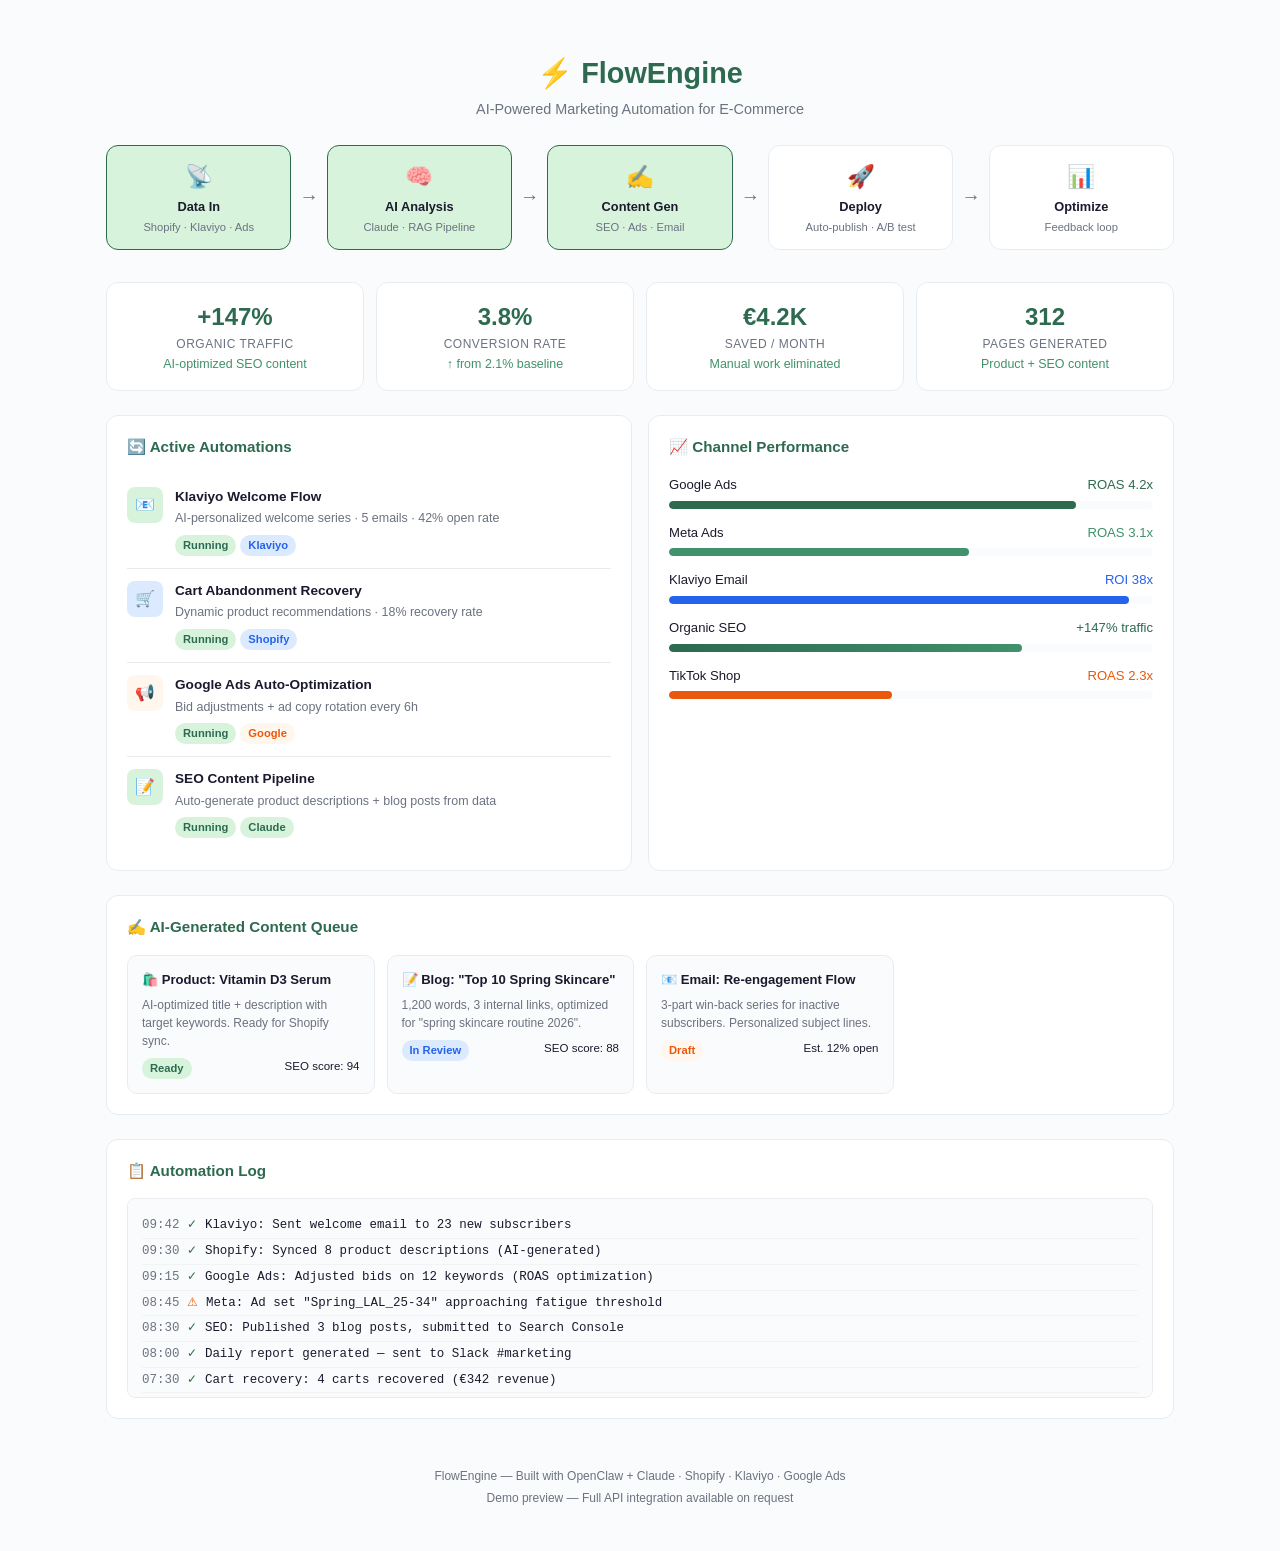
<file: flowengine/index.html>
<!DOCTYPE html>
<html lang="en">
<head>
<meta charset="UTF-8">
<meta name="viewport" content="width=device-width, initial-scale=1.0">
<title>FlowEngine — AI Marketing Automation</title>
<style>
*{margin:0;padding:0;box-sizing:border-box}
:root{--bg:#fafbfc;--card:#fff;--border:#e8ecf0;--accent:#2d6a4f;--accent2:#40916c;--accent-light:#d8f3dc;--text:#1a1a2e;--muted:#6b7280;--blue:#2563eb;--blue-light:#dbeafe;--orange:#ea580c;--orange-light:#fff7ed}
body{font-family:-apple-system,BlinkMacSystemFont,'Segoe UI',sans-serif;background:var(--bg);color:var(--text);line-height:1.5;min-height:100vh}
.container{max-width:1100px;margin:0 auto;padding:20px 16px}
header{text-align:center;padding:32px 0 24px}
header h1{font-size:1.8rem;color:var(--accent);margin-bottom:4px}
header p{color:var(--muted);font-size:.9rem}
.pipeline{display:flex;gap:8px;margin-bottom:24px;overflow-x:auto;padding-bottom:8px}
.pipe-step{flex:1;min-width:120px;background:var(--card);border:1px solid var(--border);border-radius:12px;padding:14px;text-align:center;position:relative}
.pipe-step.active{border-color:var(--accent);background:var(--accent-light)}
.pipe-step .icon{font-size:1.4rem;margin-bottom:4px}
.pipe-step .name{font-size:.8rem;font-weight:600}
.pipe-step .desc{font-size:.7rem;color:var(--muted);margin-top:2px}
.pipe-arrow{display:flex;align-items:center;color:var(--muted);font-size:1.2rem;flex-shrink:0}
@media(max-width:600px){.pipeline{flex-wrap:wrap}.pipe-arrow{display:none}}
.stats{display:grid;grid-template-columns:repeat(auto-fit,minmax(140px,1fr));gap:12px;margin-bottom:24px}
.stat{background:var(--card);border:1px solid var(--border);border-radius:12px;padding:16px;text-align:center}
.stat .value{font-size:1.5rem;font-weight:700;color:var(--accent)}
.stat .label{font-size:.75rem;color:var(--muted);text-transform:uppercase;letter-spacing:.5px}
.stat .sub{font-size:.78rem;color:var(--accent2);margin-top:2px}
.grid{display:grid;grid-template-columns:1fr 1fr;gap:16px;margin-bottom:24px}
@media(max-width:600px){.grid{grid-template-columns:1fr}}
.card{background:var(--card);border:1px solid var(--border);border-radius:12px;padding:20px}
.card h3{font-size:.95rem;margin-bottom:16px;color:var(--accent)}
.flow-item{display:flex;gap:12px;padding:12px 0;border-bottom:1px solid var(--border);align-items:flex-start}
.flow-item:last-child{border:none}
.flow-icon{width:36px;height:36px;border-radius:8px;display:flex;align-items:center;justify-content:center;font-size:1rem;flex-shrink:0}
.flow-info h4{font-size:.85rem;margin-bottom:2px}
.flow-info p{font-size:.78rem;color:var(--muted)}
.tag{display:inline-block;padding:2px 8px;border-radius:20px;font-size:.7rem;font-weight:600;margin-right:4px}
.tag-green{background:var(--accent-light);color:var(--accent)}
.tag-blue{background:var(--blue-light);color:var(--blue)}
.tag-orange{background:var(--orange-light);color:var(--orange)}
.content-grid{display:grid;grid-template-columns:repeat(auto-fill,minmax(200px,1fr));gap:12px}
.content-card{background:var(--bg);border:1px solid var(--border);border-radius:10px;padding:14px}
.content-card h5{font-size:.82rem;margin-bottom:6px}
.content-card p{font-size:.75rem;color:var(--muted)}
.content-card .meta{display:flex;justify-content:space-between;margin-top:8px;font-size:.72rem}
.bar-h{height:8px;background:var(--bg);border-radius:4px;margin-top:6px;overflow:hidden}
.bar-h .fill{height:100%;border-radius:4px}
.log{font-family:'SF Mono',Monaco,monospace;font-size:.78rem;background:var(--bg);border:1px solid var(--border);border-radius:8px;padding:14px;max-height:200px;overflow-y:auto}
.log .line{padding:3px 0;border-bottom:1px solid rgba(0,0,0,.03)}
.log .time{color:var(--muted);margin-right:8px}
.log .ok{color:var(--accent)}
.log .warn{color:var(--orange)}
footer{text-align:center;padding:24px 0;color:var(--muted);font-size:.75rem}
</style>
</head>
<body>
<div class="container">
  <header>
    <h1>⚡ FlowEngine</h1>
    <p>AI-Powered Marketing Automation for E-Commerce</p>
  </header>

  <div class="pipeline">
    <div class="pipe-step active">
      <div class="icon">📡</div>
      <div class="name">Data In</div>
      <div class="desc">Shopify · Klaviyo · Ads</div>
    </div>
    <div class="pipe-arrow">→</div>
    <div class="pipe-step active">
      <div class="icon">🧠</div>
      <div class="name">AI Analysis</div>
      <div class="desc">Claude · RAG Pipeline</div>
    </div>
    <div class="pipe-arrow">→</div>
    <div class="pipe-step active">
      <div class="icon">✍️</div>
      <div class="name">Content Gen</div>
      <div class="desc">SEO · Ads · Email</div>
    </div>
    <div class="pipe-arrow">→</div>
    <div class="pipe-step">
      <div class="icon">🚀</div>
      <div class="name">Deploy</div>
      <div class="desc">Auto-publish · A/B test</div>
    </div>
    <div class="pipe-arrow">→</div>
    <div class="pipe-step">
      <div class="icon">📊</div>
      <div class="name">Optimize</div>
      <div class="desc">Feedback loop</div>
    </div>
  </div>

  <div class="stats">
    <div class="stat">
      <div class="value">+147%</div>
      <div class="label">Organic Traffic</div>
      <div class="sub">AI-optimized SEO content</div>
    </div>
    <div class="stat">
      <div class="value">3.8%</div>
      <div class="label">Conversion Rate</div>
      <div class="sub">↑ from 2.1% baseline</div>
    </div>
    <div class="stat">
      <div class="value">€4.2K</div>
      <div class="label">Saved / Month</div>
      <div class="sub">Manual work eliminated</div>
    </div>
    <div class="stat">
      <div class="value">312</div>
      <div class="label">Pages Generated</div>
      <div class="sub">Product + SEO content</div>
    </div>
  </div>

  <div class="grid">
    <div class="card">
      <h3>🔄 Active Automations</h3>
      <div class="flow-item">
        <div class="flow-icon" style="background:var(--accent-light)">📧</div>
        <div class="flow-info">
          <h4>Klaviyo Welcome Flow</h4>
          <p>AI-personalized welcome series · 5 emails · 42% open rate</p>
          <div style="margin-top:4px"><span class="tag tag-green">Running</span><span class="tag tag-blue">Klaviyo</span></div>
        </div>
      </div>
      <div class="flow-item">
        <div class="flow-icon" style="background:var(--blue-light)">🛒</div>
        <div class="flow-info">
          <h4>Cart Abandonment Recovery</h4>
          <p>Dynamic product recommendations · 18% recovery rate</p>
          <div style="margin-top:4px"><span class="tag tag-green">Running</span><span class="tag tag-blue">Shopify</span></div>
        </div>
      </div>
      <div class="flow-item">
        <div class="flow-icon" style="background:var(--orange-light)">📢</div>
        <div class="flow-info">
          <h4>Google Ads Auto-Optimization</h4>
          <p>Bid adjustments + ad copy rotation every 6h</p>
          <div style="margin-top:4px"><span class="tag tag-green">Running</span><span class="tag tag-orange">Google</span></div>
        </div>
      </div>
      <div class="flow-item">
        <div class="flow-icon" style="background:var(--accent-light)">📝</div>
        <div class="flow-info">
          <h4>SEO Content Pipeline</h4>
          <p>Auto-generate product descriptions + blog posts from data</p>
          <div style="margin-top:4px"><span class="tag tag-green">Running</span><span class="tag tag-green">Claude</span></div>
        </div>
      </div>
    </div>

    <div class="card">
      <h3>📈 Channel Performance</h3>
      <div style="margin-bottom:14px">
        <div style="display:flex;justify-content:space-between;font-size:.82rem"><span>Google Ads</span><span style="color:var(--accent)">ROAS 4.2x</span></div>
        <div class="bar-h"><div class="fill" style="width:84%;background:var(--accent)"></div></div>
      </div>
      <div style="margin-bottom:14px">
        <div style="display:flex;justify-content:space-between;font-size:.82rem"><span>Meta Ads</span><span style="color:var(--accent2)">ROAS 3.1x</span></div>
        <div class="bar-h"><div class="fill" style="width:62%;background:var(--accent2)"></div></div>
      </div>
      <div style="margin-bottom:14px">
        <div style="display:flex;justify-content:space-between;font-size:.82rem"><span>Klaviyo Email</span><span style="color:var(--blue)">ROI 38x</span></div>
        <div class="bar-h"><div class="fill" style="width:95%;background:var(--blue)"></div></div>
      </div>
      <div style="margin-bottom:14px">
        <div style="display:flex;justify-content:space-between;font-size:.82rem"><span>Organic SEO</span><span style="color:var(--accent)">+147% traffic</span></div>
        <div class="bar-h"><div class="fill" style="width:73%;background:linear-gradient(90deg,var(--accent),var(--accent2))"></div></div>
      </div>
      <div>
        <div style="display:flex;justify-content:space-between;font-size:.82rem"><span>TikTok Shop</span><span style="color:var(--orange)">ROAS 2.3x</span></div>
        <div class="bar-h"><div class="fill" style="width:46%;background:var(--orange)"></div></div>
      </div>
    </div>
  </div>

  <div class="card" style="margin-bottom:24px">
    <h3>✍️ AI-Generated Content Queue</h3>
    <div class="content-grid">
      <div class="content-card">
        <h5>🛍️ Product: Vitamin D3 Serum</h5>
        <p>AI-optimized title + description with target keywords. Ready for Shopify sync.</p>
        <div class="meta"><span class="tag tag-green">Ready</span><span>SEO score: 94</span></div>
      </div>
      <div class="content-card">
        <h5>📝 Blog: "Top 10 Spring Skincare"</h5>
        <p>1,200 words, 3 internal links, optimized for "spring skincare routine 2026".</p>
        <div class="meta"><span class="tag tag-blue">In Review</span><span>SEO score: 88</span></div>
      </div>
      <div class="content-card">
        <h5>📧 Email: Re-engagement Flow</h5>
        <p>3-part win-back series for inactive subscribers. Personalized subject lines.</p>
        <div class="meta"><span class="tag tag-orange">Draft</span><span>Est. 12% open</span></div>
      </div>
    </div>
  </div>

  <div class="card" style="margin-bottom:24px">
    <h3>📋 Automation Log</h3>
    <div class="log">
      <div class="line"><span class="time">09:42</span><span class="ok">✓</span> Klaviyo: Sent welcome email to 23 new subscribers</div>
      <div class="line"><span class="time">09:30</span><span class="ok">✓</span> Shopify: Synced 8 product descriptions (AI-generated)</div>
      <div class="line"><span class="time">09:15</span><span class="ok">✓</span> Google Ads: Adjusted bids on 12 keywords (ROAS optimization)</div>
      <div class="line"><span class="time">08:45</span><span class="warn">⚠</span> Meta: Ad set "Spring_LAL_25-34" approaching fatigue threshold</div>
      <div class="line"><span class="time">08:30</span><span class="ok">✓</span> SEO: Published 3 blog posts, submitted to Search Console</div>
      <div class="line"><span class="time">08:00</span><span class="ok">✓</span> Daily report generated — sent to Slack #marketing</div>
      <div class="line"><span class="time">07:30</span><span class="ok">✓</span> Cart recovery: 4 carts recovered (€342 revenue)</div>
    </div>
  </div>

  <footer>
    <p>FlowEngine — Built with OpenClaw + Claude · Shopify · Klaviyo · Google Ads</p>
    <p style="margin-top:4px">Demo preview — Full API integration available on request</p>
  </footer>
</div>
</body>
</html>
</file>
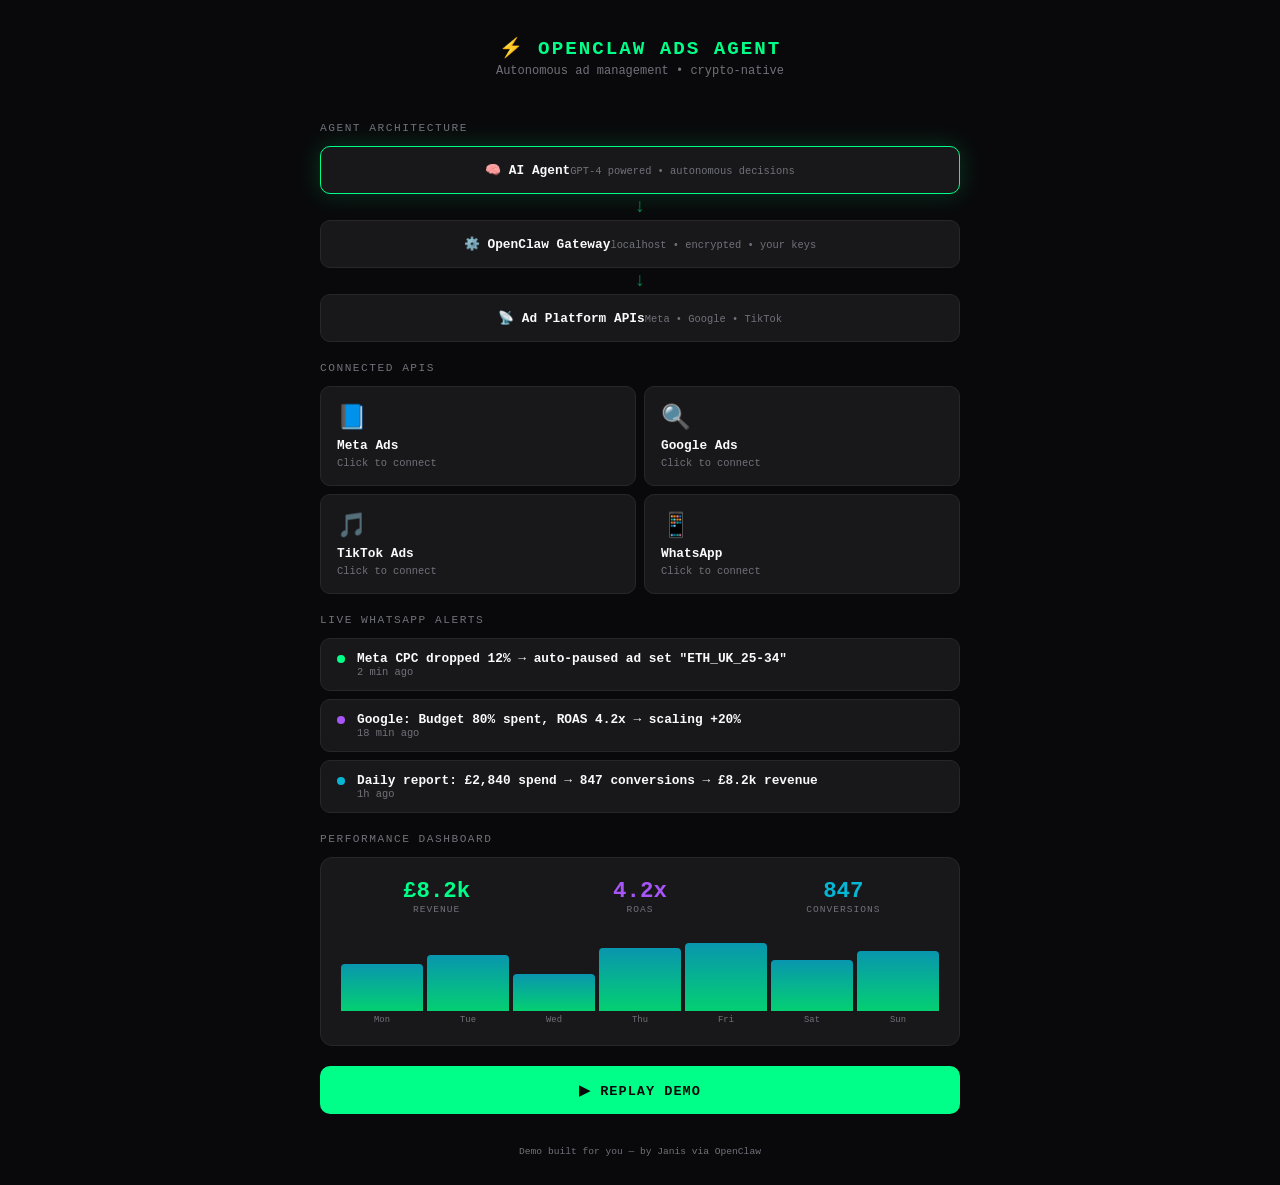
<file: openclaw-ads/index.html>
<!DOCTYPE html>
<html lang="en">
<head>
<meta charset="UTF-8">
<meta name="viewport" content="width=device-width, initial-scale=1.0">
<title>OpenClaw Ads Management</title>
<style>
*{margin:0;padding:0;box-sizing:border-box}
:root{--bg:#09090b;--card:#18181b;--border:#27272a;--neon:#00ff88;--neon-dim:#00ff8830;--purple:#a855f7;--purple-dim:#a855f720;--cyan:#06b6d4;--text:#d4d4d8;--muted:#71717a;--white:#fafafa}
body{font-family:'SF Mono',SFMono-Regular,Consolas,'Liberation Mono',monospace;background:var(--bg);color:var(--text);min-height:100vh;padding:16px}
.container{max-width:640px;margin:0 auto}
header{text-align:center;margin-bottom:24px;padding:20px 0}
header h1{font-size:1.2rem;color:var(--neon);letter-spacing:2px;text-transform:uppercase}
header p{color:var(--muted);font-size:.75rem;margin-top:4px}
.arch{margin-bottom:20px}
.arch-title{font-size:.7rem;text-transform:uppercase;letter-spacing:1.5px;color:var(--muted);margin-bottom:12px}
.flow{display:flex;flex-direction:column;gap:2px;align-items:center}
.flow-node{background:var(--card);border:1px solid var(--border);border-radius:10px;padding:14px 20px;width:100%;text-align:center;position:relative;transition:all .3s}
.flow-node.highlight{border-color:var(--neon);box-shadow:0 0 24px var(--neon-dim)}
.flow-node .label{font-size:.8rem;font-weight:700;color:var(--white)}
.flow-node .meta{font-size:.65rem;color:var(--muted);margin-top:2px}
.flow-arrow{color:var(--neon);font-size:1.2rem;opacity:.5}
.apis{display:grid;grid-template-columns:1fr 1fr;gap:8px;margin-bottom:20px}
.api-card{background:var(--card);border:1px solid var(--border);border-radius:10px;padding:16px;cursor:pointer;transition:all .2s}
.api-card:hover{border-color:var(--purple);box-shadow:0 0 16px var(--purple-dim)}
.api-card.active{border-color:var(--neon);box-shadow:0 0 20px var(--neon-dim)}
.api-card .icon{font-size:1.5rem;margin-bottom:6px}
.api-card .name{font-size:.8rem;font-weight:700;color:var(--white)}
.api-card .status{font-size:.65rem;color:var(--muted);margin-top:4px}
.api-card.active .status{color:var(--neon)}
.section{margin-bottom:20px}
.section-title{font-size:.7rem;text-transform:uppercase;letter-spacing:1.5px;color:var(--muted);margin-bottom:12px}
.alert-feed{display:flex;flex-direction:column;gap:8px}
.alert{background:var(--card);border:1px solid var(--border);border-radius:10px;padding:12px 16px;display:flex;gap:12px;align-items:flex-start;opacity:0;animation:slideIn .4s ease forwards}
.alert:nth-child(1){animation-delay:0s}
.alert:nth-child(2){animation-delay:.6s}
.alert:nth-child(3){animation-delay:1.2s}
@keyframes slideIn{from{opacity:0;transform:translateX(-12px)}to{opacity:1;transform:translateX(0)}}
.alert .dot{width:8px;height:8px;border-radius:50%;margin-top:4px;flex-shrink:0}
.alert .dot.green{background:var(--neon)}
.alert .dot.purple{background:var(--purple)}
.alert .dot.cyan{background:var(--cyan)}
.alert .msg{flex:1}
.alert .msg .title{font-size:.8rem;font-weight:600;color:var(--white)}
.alert .msg .time{font-size:.65rem;color:var(--muted)}
.dashboard{background:var(--card);border:1px solid var(--border);border-radius:12px;padding:20px;margin-bottom:20px}
.dash-row{display:grid;grid-template-columns:1fr 1fr 1fr;gap:12px;margin-bottom:16px}
.metric{text-align:center}
.metric .val{font-size:1.4rem;font-weight:700;color:var(--neon)}
.metric .val.purple{color:var(--purple)}
.metric .val.cyan{color:var(--cyan)}
.metric .lbl{font-size:.6rem;color:var(--muted);text-transform:uppercase;letter-spacing:1px}
.bar-chart{display:flex;align-items:flex-end;gap:4px;height:80px;padding-top:8px}
.bar{flex:1;background:linear-gradient(to top,var(--neon),var(--cyan));border-radius:4px 4px 0 0;min-width:0;transition:height .6s ease;opacity:.8}
.bar:hover{opacity:1}
.chart-labels{display:flex;gap:4px;margin-top:4px}
.chart-labels span{flex:1;text-align:center;font-size:.55rem;color:var(--muted)}
.btn{display:block;width:100%;padding:14px;border:none;border-radius:10px;font-size:.85rem;font-weight:700;cursor:pointer;min-height:48px;text-align:center;font-family:inherit;letter-spacing:1px;text-transform:uppercase;transition:all .2s}
.btn-neon{background:var(--neon);color:var(--bg)}
.btn-neon:hover{box-shadow:0 0 30px var(--neon-dim)}
footer{text-align:center;color:var(--muted);font-size:.6rem;margin-top:20px;padding:12px 0}
@media(max-width:400px){.dash-row{grid-template-columns:1fr 1fr 1fr;gap:8px}.apis{gap:6px}.api-card{padding:12px}.metric .val{font-size:1.1rem}}
</style>
</head>
<body>
<div class="container">
<header>
<h1>⚡ OpenClaw Ads Agent</h1>
<p>Autonomous ad management • crypto-native</p>
</header>

<div class="arch">
<div class="arch-title">Agent Architecture</div>
<div class="flow">
<div class="flow-node highlight"><span class="label">🧠 AI Agent</span><span class="meta">GPT-4 powered • autonomous decisions</span></div>
<div class="flow-arrow">↓</div>
<div class="flow-node"><span class="label">⚙️ OpenClaw Gateway</span><span class="meta">localhost • encrypted • your keys</span></div>
<div class="flow-arrow">↓</div>
<div class="flow-node"><span class="label">📡 Ad Platform APIs</span><span class="meta">Meta • Google • TikTok</span></div>
</div>
</div>

<div class="section">
<div class="section-title">Connected APIs</div>
<div class="apis" id="apis">
<div class="api-card" onclick="toggleApi(this)"><div class="icon">📘</div><div class="name">Meta Ads</div><div class="status">Click to connect</div></div>
<div class="api-card" onclick="toggleApi(this)"><div class="icon">🔍</div><div class="name">Google Ads</div><div class="status">Click to connect</div></div>
<div class="api-card" onclick="toggleApi(this)"><div class="icon">🎵</div><div class="name">TikTok Ads</div><div class="status">Click to connect</div></div>
<div class="api-card" onclick="toggleApi(this)"><div class="icon">📱</div><div class="name">WhatsApp</div><div class="status">Click to connect</div></div>
</div>
</div>

<div class="section">
<div class="section-title">Live WhatsApp Alerts</div>
<div class="alert-feed" id="alerts">
<div class="alert"><div class="dot green"></div><div class="msg"><div class="title">Meta CPC dropped 12% → auto-paused ad set "ETH_UK_25-34"</div><div class="time">2 min ago</div></div></div>
<div class="alert"><div class="dot purple"></div><div class="msg"><div class="title">Google: Budget 80% spent, ROAS 4.2x → scaling +20%</div><div class="time">18 min ago</div></div></div>
<div class="alert"><div class="dot cyan"></div><div class="msg"><div class="title">Daily report: £2,840 spend → 847 conversions → £8.2k revenue</div><div class="time">1h ago</div></div></div>
</div>
</div>

<div class="section">
<div class="section-title">Performance Dashboard</div>
<div class="dashboard">
<div class="dash-row">
<div class="metric"><div class="val">£8.2k</div><div class="lbl">Revenue</div></div>
<div class="metric"><div class="val purple">4.2x</div><div class="lbl">ROAS</div></div>
<div class="metric"><div class="val cyan">847</div><div class="lbl">Conversions</div></div>
</div>
<div class="bar-chart" id="chart"></div>
<div class="chart-labels" id="labels"></div>
</div>
</div>

<button class="btn btn-neon" onclick="replayAlerts()">▶ Replay Demo</button>
<footer>Demo built for you — by Janis via OpenClaw</footer>
</div>
<script>
function toggleApi(el){
 el.classList.toggle('active');
 el.querySelector('.status').textContent=el.classList.contains('active')?'● Connected':'Click to connect';
}
const days=['Mon','Tue','Wed','Thu','Fri','Sat','Sun'];
const vals=[65,78,52,88,94,71,83];
const chart=document.getElementById('chart');
const labels=document.getElementById('labels');
days.forEach((d,i)=>{
 const bar=document.createElement('div');
 bar.className='bar';
 bar.style.height='0%';
 setTimeout(()=>bar.style.height=vals[i]+'%',100+i*100);
 chart.appendChild(bar);
 const lbl=document.createElement('span');
 lbl.textContent=d;
 labels.appendChild(lbl);
});
function replayAlerts(){
 const feed=document.getElementById('alerts');
 feed.innerHTML=feed.innerHTML;
 document.querySelectorAll('.bar').forEach((b,i)=>{
  b.style.height='0%';
  setTimeout(()=>b.style.height=vals[i]+'%',100+i*100);
 });
}
</script>
</body>
</html>
</file>
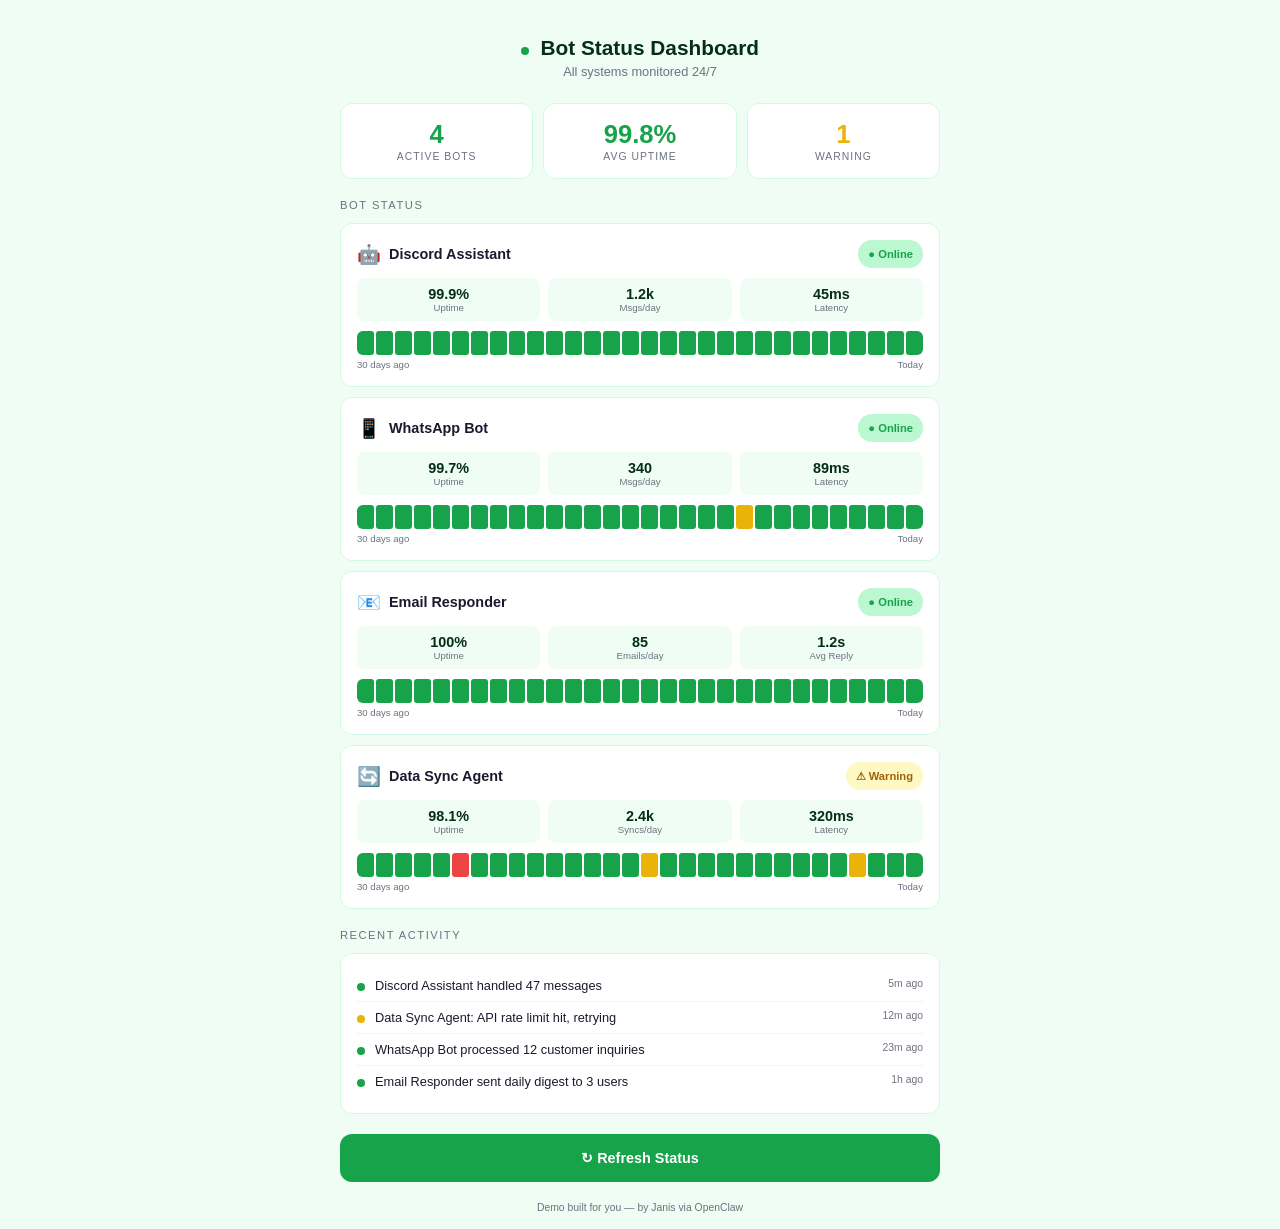
<file: openclaw-bots/index.html>
<!DOCTYPE html>
<html lang="en">
<head>
<meta charset="UTF-8">
<meta name="viewport" content="width=device-width, initial-scale=1.0">
<title>Bot Status Dashboard</title>
<style>
*{margin:0;padding:0;box-sizing:border-box}
:root{--bg:#f0fdf4;--card:#fff;--border:#d1fae5;--green:#16a34a;--green-light:#bbf7d0;--green-bg:#f0fdf4;--yellow:#eab308;--red:#ef4444;--text:#1a1a2e;--muted:#6b7280;--dark:#052e16}
body{font-family:-apple-system,BlinkMacSystemFont,'Segoe UI',sans-serif;background:var(--bg);color:var(--text);min-height:100vh;padding:16px}
.container{max-width:600px;margin:0 auto}
header{text-align:center;padding:20px 0 24px}
header h1{font-size:1.3rem;color:var(--dark)}
header p{color:var(--muted);font-size:.8rem;margin-top:4px}
.summary{display:grid;grid-template-columns:1fr 1fr 1fr;gap:10px;margin-bottom:20px}
.sum-card{background:var(--card);border:1px solid var(--border);border-radius:12px;padding:16px;text-align:center}
.sum-card .num{font-size:1.6rem;font-weight:800;color:var(--green)}
.sum-card .num.warn{color:var(--yellow)}
.sum-card .lbl{font-size:.65rem;color:var(--muted);text-transform:uppercase;letter-spacing:1px;margin-top:2px}
.bots{display:flex;flex-direction:column;gap:10px;margin-bottom:20px}
.bot{background:var(--card);border:1px solid var(--border);border-radius:12px;padding:16px;transition:all .2s}
.bot:hover{box-shadow:0 4px 20px #16a34a15}
.bot-header{display:flex;align-items:center;justify-content:space-between;margin-bottom:10px}
.bot-name{display:flex;align-items:center;gap:8px}
.bot-name .icon{font-size:1.2rem}
.bot-name .name{font-weight:700;font-size:.9rem}
.status-badge{font-size:.7rem;font-weight:600;padding:4px 10px;border-radius:99px;min-height:28px;display:flex;align-items:center}
.status-badge.online{background:var(--green-light);color:var(--green)}
.status-badge.warn{background:#fef9c3;color:#a16207}
.bot-stats{display:grid;grid-template-columns:1fr 1fr 1fr;gap:8px}
.bot-stat{background:var(--green-bg);border-radius:8px;padding:8px;text-align:center}
.bot-stat .val{font-size:.9rem;font-weight:700;color:var(--dark)}
.bot-stat .lbl{font-size:.6rem;color:var(--muted)}
.uptime-bar{height:24px;display:flex;gap:2px;margin-top:10px;border-radius:6px;overflow:hidden}
.uptime-bar .seg{flex:1;border-radius:3px;min-height:24px}
.uptime-bar .seg.up{background:var(--green)}
.uptime-bar .seg.down{background:var(--red)}
.uptime-bar .seg.partial{background:var(--yellow)}
.uptime-label{display:flex;justify-content:space-between;font-size:.6rem;color:var(--muted);margin-top:4px}
.section-title{font-size:.7rem;text-transform:uppercase;letter-spacing:1.5px;color:var(--muted);margin-bottom:12px;margin-top:8px}
.log{background:var(--card);border:1px solid var(--border);border-radius:12px;padding:16px;margin-bottom:20px}
.log-entry{display:flex;align-items:flex-start;gap:10px;padding:8px 0;border-bottom:1px solid #f3f4f6}
.log-entry:last-child{border-bottom:none}
.log-entry .dot{width:8px;height:8px;border-radius:50%;margin-top:5px;flex-shrink:0}
.log-entry .dot.g{background:var(--green)}
.log-entry .dot.y{background:var(--yellow)}
.log-entry .txt{font-size:.8rem;flex:1}
.log-entry .time{font-size:.65rem;color:var(--muted);flex-shrink:0}
.pulse{display:inline-block;width:8px;height:8px;background:var(--green);border-radius:50%;animation:pulse 2s infinite}
@keyframes pulse{0%,100%{opacity:1}50%{opacity:.4}}
.btn{display:block;width:100%;padding:14px;border:none;border-radius:12px;font-size:.9rem;font-weight:600;cursor:pointer;min-height:48px;background:var(--green);color:#fff;transition:all .2s}
.btn:hover{background:#15803d}
footer{text-align:center;color:var(--muted);font-size:.65rem;margin-top:20px}
@media(max-width:400px){.summary{gap:6px}.sum-card{padding:12px}.sum-card .num{font-size:1.3rem}.bot-stats{grid-template-columns:1fr 1fr 1fr;gap:4px}.bot-stat{padding:6px}}
</style>
</head>
<body>
<div class="container">
<header>
<h1><span class="pulse"></span> &nbsp;Bot Status Dashboard</h1>
<p>All systems monitored 24/7</p>
</header>

<div class="summary">
<div class="sum-card"><div class="num">4</div><div class="lbl">Active Bots</div></div>
<div class="sum-card"><div class="num">99.8%</div><div class="lbl">Avg Uptime</div></div>
<div class="sum-card"><div class="num warn">1</div><div class="lbl">Warning</div></div>
</div>

<div class="section-title">Bot Status</div>
<div class="bots">
<div class="bot">
<div class="bot-header"><div class="bot-name"><span class="icon">🤖</span><span class="name">Discord Assistant</span></div><div class="status-badge online">● Online</div></div>
<div class="bot-stats">
<div class="bot-stat"><div class="val">99.9%</div><div class="lbl">Uptime</div></div>
<div class="bot-stat"><div class="val">1.2k</div><div class="lbl">Msgs/day</div></div>
<div class="bot-stat"><div class="val">45ms</div><div class="lbl">Latency</div></div>
</div>
<div class="uptime-bar" title="Last 30 days"></div>
<div class="uptime-label"><span>30 days ago</span><span>Today</span></div>
</div>

<div class="bot">
<div class="bot-header"><div class="bot-name"><span class="icon">📱</span><span class="name">WhatsApp Bot</span></div><div class="status-badge online">● Online</div></div>
<div class="bot-stats">
<div class="bot-stat"><div class="val">99.7%</div><div class="lbl">Uptime</div></div>
<div class="bot-stat"><div class="val">340</div><div class="lbl">Msgs/day</div></div>
<div class="bot-stat"><div class="val">89ms</div><div class="lbl">Latency</div></div>
</div>
<div class="uptime-bar"></div>
<div class="uptime-label"><span>30 days ago</span><span>Today</span></div>
</div>

<div class="bot">
<div class="bot-header"><div class="bot-name"><span class="icon">📧</span><span class="name">Email Responder</span></div><div class="status-badge online">● Online</div></div>
<div class="bot-stats">
<div class="bot-stat"><div class="val">100%</div><div class="lbl">Uptime</div></div>
<div class="bot-stat"><div class="val">85</div><div class="lbl">Emails/day</div></div>
<div class="bot-stat"><div class="val">1.2s</div><div class="lbl">Avg Reply</div></div>
</div>
<div class="uptime-bar"></div>
<div class="uptime-label"><span>30 days ago</span><span>Today</span></div>
</div>

<div class="bot">
<div class="bot-header"><div class="bot-name"><span class="icon">🔄</span><span class="name">Data Sync Agent</span></div><div class="status-badge warn">⚠ Warning</div></div>
<div class="bot-stats">
<div class="bot-stat"><div class="val">98.1%</div><div class="lbl">Uptime</div></div>
<div class="bot-stat"><div class="val">2.4k</div><div class="lbl">Syncs/day</div></div>
<div class="bot-stat"><div class="val">320ms</div><div class="lbl">Latency</div></div>
</div>
<div class="uptime-bar"></div>
<div class="uptime-label"><span>30 days ago</span><span>Today</span></div>
</div>
</div>

<div class="section-title">Recent Activity</div>
<div class="log">
<div class="log-entry"><div class="dot g"></div><div class="txt">Discord Assistant handled 47 messages</div><div class="time">5m ago</div></div>
<div class="log-entry"><div class="dot y"></div><div class="txt">Data Sync Agent: API rate limit hit, retrying</div><div class="time">12m ago</div></div>
<div class="log-entry"><div class="dot g"></div><div class="txt">WhatsApp Bot processed 12 customer inquiries</div><div class="time">23m ago</div></div>
<div class="log-entry"><div class="dot g"></div><div class="txt">Email Responder sent daily digest to 3 users</div><div class="time">1h ago</div></div>
</div>

<button class="btn" onclick="location.reload()">↻ Refresh Status</button>
<footer>Demo built for you — by Janis via OpenClaw</footer>
</div>
<script>
document.querySelectorAll('.uptime-bar').forEach((bar,bi)=>{
 const patterns=[[1,1,1,1,1,1,1,1,1,1,1,1,1,1,1,1,1,1,1,1,1,1,1,1,1,1,1,1,1,1],[1,1,1,1,1,1,1,1,1,1,1,1,1,1,1,1,1,1,1,1,2,1,1,1,1,1,1,1,1,1],[1,1,1,1,1,1,1,1,1,1,1,1,1,1,1,1,1,1,1,1,1,1,1,1,1,1,1,1,1,1],[1,1,1,1,1,0,1,1,1,1,1,1,1,1,1,2,1,1,1,1,1,1,1,1,1,1,2,1,1,1]];
 patterns[bi].forEach(s=>{
  const seg=document.createElement('div');
  seg.className='seg '+(s===1?'up':s===2?'partial':'down');
  bar.appendChild(seg);
 });
});
</script>
</body>
</html>
</file>
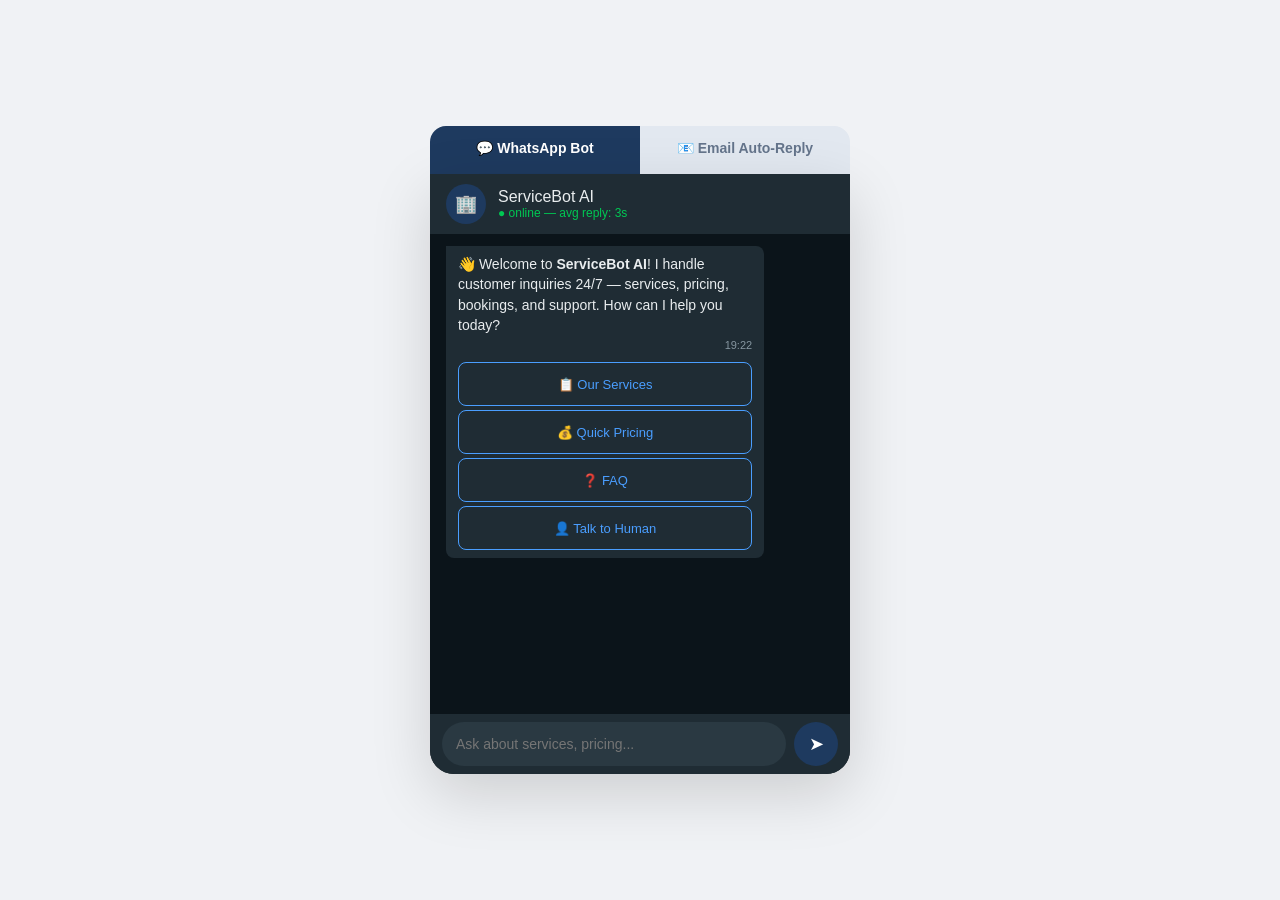
<file: openclaw-customerbot/index.html>
<!DOCTYPE html>
<html lang="en">
<head>
<meta charset="UTF-8">
<meta name="viewport" content="width=device-width, initial-scale=1.0">
<title>AI Customer Service Bot — Demo</title>
<style>
*{margin:0;padding:0;box-sizing:border-box}
body{font-family:-apple-system,BlinkMacSystemFont,'Segoe UI',Roboto,sans-serif;background:#f0f2f5;color:#1a1a2e;min-height:100vh;display:flex;flex-direction:column;align-items:center;justify-content:center;padding:16px}
.tabs{display:flex;gap:0;margin-bottom:0;width:100%;max-width:420px}
.tab{flex:1;padding:14px 8px;text-align:center;font-size:14px;font-weight:600;cursor:pointer;border:none;background:#e2e8f0;color:#64748b;transition:all .2s;min-height:48px}
.tab:first-child{border-radius:16px 0 0 0}
.tab:last-child{border-radius:0 16px 0 0}
.tab.active{background:#1e3a5f;color:#fff}
.panel{display:none;width:100%;max-width:420px}
.panel.active{display:flex;flex-direction:column}
/* WhatsApp Panel */
.wa{background:#0b141a;border-radius:0 0 24px 24px;height:600px;display:flex;flex-direction:column;overflow:hidden;box-shadow:0 20px 60px rgba(0,0,0,.15)}
.wa .header{background:#1f2c34;padding:10px 16px;display:flex;align-items:center;gap:12px}
.wa .header .avatar{width:40px;height:40px;border-radius:50%;background:#1e3a5f;display:flex;align-items:center;justify-content:center;font-size:18px}
.wa .header .info .name{font-size:16px;font-weight:500;color:#e9edef}
.wa .header .info .status{font-size:12px;color:#00c853}
.wa .chat{flex:1;overflow-y:auto;padding:12px 16px;display:flex;flex-direction:column;gap:6px;color:#e9edef}
.wa .msg{max-width:82%;padding:8px 12px;border-radius:8px;font-size:14px;line-height:1.45;animation:fadeIn .25s}
.wa .msg.bot{background:#1f2c34;align-self:flex-start;border-top-left-radius:0}
.wa .msg.user{background:#005c4b;align-self:flex-end;border-top-right-radius:0}
.wa .msg .time{font-size:11px;color:#8696a0;text-align:right;margin-top:3px}
.wa .buttons{display:flex;flex-direction:column;gap:4px;margin-top:8px}
.wa .buttons button{background:transparent;border:1px solid #4a9eff;color:#4a9eff;padding:10px;border-radius:8px;font-size:13px;cursor:pointer;transition:all .2s;min-height:44px}
.wa .buttons button:hover{background:#4a9eff20}
.wa .input-area{background:#1f2c34;padding:8px 12px;display:flex;gap:8px;align-items:center}
.wa .input-area input{flex:1;background:#2a3942;border:none;color:#e9edef;padding:12px 14px;border-radius:24px;font-size:14px;outline:none;min-height:44px}
.wa .input-area .send{background:#1e3a5f;border:none;color:#fff;width:44px;height:44px;border-radius:50%;cursor:pointer;font-size:18px}
/* Email Panel */
.email{background:#fff;border-radius:0 0 24px 24px;height:600px;display:flex;flex-direction:column;overflow:hidden;box-shadow:0 20px 60px rgba(0,0,0,.15)}
.email .header{background:#1e3a5f;padding:14px 16px;color:#fff;font-weight:600;font-size:16px;display:flex;align-items:center;gap:10px}
.email .inbox{flex:1;overflow-y:auto;padding:0}
.email-item{padding:14px 16px;border-bottom:1px solid #e2e8f0;cursor:pointer;transition:background .2s;display:flex;gap:12px;align-items:flex-start;min-height:72px}
.email-item:hover{background:#f8fafc}
.email-item .icon{width:40px;height:40px;border-radius:50%;background:#e8f0fe;display:flex;align-items:center;justify-content:center;font-size:18px;flex-shrink:0}
.email-item .icon.replied{background:#dcfce7}
.email-item .body{flex:1;min-width:0}
.email-item .subject{font-weight:600;font-size:14px;color:#1a1a2e;white-space:nowrap;overflow:hidden;text-overflow:ellipsis}
.email-item .preview{font-size:13px;color:#64748b;margin-top:2px;white-space:nowrap;overflow:hidden;text-overflow:ellipsis}
.email-item .meta{font-size:11px;color:#94a3b8;margin-top:4px;display:flex;gap:8px;align-items:center}
.email-item .tag{font-size:10px;padding:2px 6px;border-radius:4px;font-weight:600}
.tag.auto{background:#dcfce7;color:#16a34a}
.tag.pending{background:#fef3c7;color:#d97706}
.tag.escalated{background:#fee2e2;color:#dc2626}
/* Stats */
.stats{display:grid;grid-template-columns:repeat(3,1fr);gap:8px;padding:12px 16px;background:#f8fafc;border-bottom:1px solid #e2e8f0}
.stat{text-align:center}
.stat .num{font-size:22px;font-weight:700;color:#1e3a5f}
.stat .lbl{font-size:11px;color:#64748b}
.footer{text-align:center;color:#94a3b8;font-size:11px;padding:8px;background:#f8fafc;border-radius:0 0 24px 24px}
@keyframes fadeIn{from{opacity:0;transform:translateY(5px)}to{opacity:1;transform:translateY(0)}}
@media(max-width:440px){.tabs,.panel{max-width:100%}.wa,.email{height:calc(100vh - 100px);border-radius:0 0 16px 16px}.tabs .tab{font-size:13px}}
</style>
</head>
<body>
<div class="tabs">
<div class="tab active" onclick="showPanel('whatsapp')">💬 WhatsApp Bot</div>
<div class="tab" onclick="showPanel('emailpanel')">📧 Email Auto-Reply</div>
</div>

<div class="panel active" id="whatsapp">
<div class="wa">
<div class="header">
<div class="avatar">🏢</div>
<div class="info">
<div class="name">ServiceBot AI</div>
<div class="status">● online — avg reply: 3s</div>
</div>
</div>
<div class="chat" id="wachat"></div>
<div class="input-area">
<input type="text" id="wainput" placeholder="Ask about services, pricing..." autocomplete="off">
<button class="send" onclick="waSend()">➤</button>
</div>
</div>
</div>

<div class="panel" id="emailpanel">
<div class="email">
<div class="header">📧 AI Email Dashboard</div>
<div class="stats">
<div class="stat"><div class="num" id="s1">47</div><div class="lbl">Auto-Replied</div></div>
<div class="stat"><div class="num" id="s2">3s</div><div class="lbl">Avg Response</div></div>
<div class="stat"><div class="num" id="s3">94%</div><div class="lbl">Resolved</div></div>
</div>
<div class="inbox" id="inbox"></div>
<div class="footer">AI processes incoming emails → auto-replies or escalates</div>
</div>
</div>

<script>
function showPanel(id){
document.querySelectorAll('.panel').forEach(p=>p.classList.remove('active'));
document.querySelectorAll('.tab').forEach(t=>t.classList.remove('active'));
document.getElementById(id).classList.add('active');
event.target.classList.add('active');
}
/* WhatsApp Bot */
const wachat=document.getElementById('wachat'),wainput=document.getElementById('wainput');
let inquiry={};
const now=()=>{const d=new Date();return d.getHours()+':'+String(d.getMinutes()).padStart(2,'0')};
function waAdd(text,isBot,buttons){
const d=document.createElement('div');d.className='msg '+(isBot?'bot':'user');
d.innerHTML=text+'<div class="time">'+now()+'</div>';
if(buttons){const b=document.createElement('div');b.className='buttons';
buttons.forEach(([l,a])=>{const btn=document.createElement('button');btn.textContent=l;btn.onclick=()=>waHandle(a,l);b.appendChild(btn)});d.appendChild(b)}
wachat.appendChild(d);wachat.scrollTop=wachat.scrollHeight}
function waType(text,buttons,delay=600){setTimeout(()=>waAdd(text,true,buttons),delay)}
function waHandle(a,l){
waAdd(l,false);
if(a==='services'){waType('What service are you interested in?',[['🧹 Regular Cleaning','svc_clean'],['🏗 Deep Clean / Renovation','svc_deep'],['📦 Moving Help','svc_move'],['🔧 Maintenance & Repair','svc_repair']])}
else if(a.startsWith('svc_')){inquiry.svc=l;waType('📐 What\'s the approximate size?',[['🏠 Small (< 50m²)','sz_s'],['🏡 Medium (50-120m²)','sz_m'],['🏢 Large (120-300m²)','sz_l'],['🏗 Commercial (300m²+)','sz_xl']])}
else if(a.startsWith('sz_')){inquiry.size=l;waType('📅 When do you need this?',[['⚡ ASAP (within 24h)','when_asap'],['📅 This Week','when_week'],['🗓 Schedule for Later','when_later']])}
else if(a.startsWith('when_')){inquiry.when=l;
const prices={'🧹 Regular Cleaning':'$80–150','🏗 Deep Clean / Renovation':'$200–450','📦 Moving Help':'$150–350','🔧 Maintenance & Repair':'$90–250'};
const p=prices[inquiry.svc]||'$100–300';
waType('💰 <b>Instant Quote</b>\n\n📋 '+inquiry.svc+'\n📐 '+inquiry.size+'\n📅 '+inquiry.when+'\n\n💵 <b>Estimated Price: '+p+'</b>\n<i>Final price confirmed after inspection</i>\n\n✅ No hidden fees\n🔒 Insured & licensed',
[['✅ Book Now','book_confirm'],['💬 Ask Question','ask_q'],['📋 Other Services','services']],800)}
else if(a==='book_confirm'){waType('🎉 <b>Booking Confirmed!</b>\n\n📝 Reference: CS-'+Math.floor(Math.random()*90000+10000)+'\n📧 Confirmation sent to your email\n📱 Our team will contact you within 1 hour\n\n⭐ Rate us after the service for 10% off next booking!',
[['📋 New Inquiry','services'],['❓ FAQ','faq'],['👤 Speak to Human','human']])}
else if(a==='pricing'){waType('💰 <b>Quick Pricing Guide</b>\n\n🧹 Regular Cleaning: $80–150\n🏗 Deep Clean: $200–450\n📦 Moving Help: $150–350\n🔧 Repairs: $90–250\n\n💡 Get an exact quote by telling me your needs!',
[['📋 Get Quote','services'],['❓ FAQ','faq'],['🔙 Menu','menu']])}
else if(a==='faq'){waType('Common questions:',[['⏰ Business Hours?','faq_hours'],['💳 Payment Methods?','faq_pay'],['🔄 Cancellation?','faq_cancel'],['🔙 Menu','menu']])}
else if(a==='faq_hours'){waType('⏰ <b>Business Hours</b>\n\nMon-Fri: 8AM – 8PM\nSaturday: 9AM – 6PM\nSunday: 10AM – 4PM\n\n⚡ Emergency service available 24/7\n(+30% surcharge)',
[['📋 Get Quote','services'],['🔙 Menu','menu']])}
else if(a==='faq_pay'){waType('💳 <b>Payment Options</b>\n\n✅ Cash on completion\n✅ Credit/Debit Card\n✅ Bank Transfer\n✅ PayMe / FPS\n✅ Monthly invoicing (business)\n\n🔒 Secure & transparent',
[['📋 Get Quote','services'],['🔙 Menu','menu']])}
else if(a==='faq_cancel'){waType('🔄 <b>Cancellation Policy</b>\n\n• 24h+ before: Free cancellation\n• 12-24h: 50% fee\n• < 12h: Full charge\n\n📞 Call us for special circumstances',
[['📋 Get Quote','services'],['🔙 Menu','menu']])}
else if(a==='ask_q'){waType('Sure! What would you like to know?\n\nYou can ask about:\n• Service details\n• Pricing breakdown\n• Availability\n• Special requirements',
[['📋 Services','services'],['💰 Pricing','pricing'],['❓ FAQ','faq']])}
else if(a==='human'){waType('👋 Connecting to a customer service agent...\n\n🟢 <b>Agent Lisa</b> will be with you in ~2 minutes.\n\nMeanwhile, I can still help with quick questions!',
[['❓ FAQ','faq'],['📋 Services','services'],['🔙 Menu','menu']])}
else if(a==='menu'){waType('How can I help you today?',[['📋 Our Services','services'],['💰 Quick Pricing','pricing'],['❓ FAQ','faq'],['👤 Talk to Human','human']])}
}
function waSend(){
const v=wainput.value.trim();if(!v)return;waAdd(v,false);wainput.value='';
const m=v.toLowerCase(),pick=a=>a[Math.floor(Math.random()*a.length)],is=(...k)=>k.some(x=>m.includes(x));
if(is('price','cost','quote','how much','wieviel','kosten'))waHandle('pricing','Pricing');
else if(is('book','reserv','schedule','termin','buchen'))waHandle('services','Services');
else if(is('cancel','storno','absag'))waHandle('faq_cancel','Cancellation');
else if(is('hour','time','open','wann','öffnung','geöffnet'))waHandle('faq_hours','Hours');
else if(is('pay','zahlung','bezahl','credit','cash'))waHandle('faq_pay','Payment');
else if(is('human','agent','person','mensch','someone','real'))waHandle('human','Human');
else if(is('wie geht','how are','how r u','geht es','what\'s up','was geht')){waType(pick([
'Thanks for asking! 😊 I\'m ServiceBot AI — always running, always ready. More importantly, how can I help YOU today? Looking for a service or have a question?',
'I\'m doing great — ready to help! 🤖 Do you need a quote, want to book a service, or just have a question?',
'All good here! I\'m available 24/7 for you. What brings you in today — need a service or looking for info?'
]),[['📋 Our Services','services'],['💰 Pricing','pricing'],['❓ FAQ','faq']]);}
else if(is('hi','hello','hey','hallo','moin','good morning','good evening')){waType(pick([
'Hey! 👋 Welcome! How can I help you today?',
'Hello! 😊 Good to hear from you. Need a service, a quote, or just have a question?',
'Hi there! I\'m ServiceBot — your 24/7 customer assistant. What can I do for you?'
]),[['📋 Services','services'],['💰 Pricing','pricing'],['❓ FAQ','faq']]);}
else if(is('clean','putz','reinig','sauber','wisch')){waType(pick([
'Great question! We offer everything from regular cleaning to deep cleans. What kind of space do you need cleaned?',
'Cleaning is our specialty! 🧹 Tell me about the space — home, office, or something specific? I\'ll get you an instant quote.',
'Sure! Regular cleaning starts at $80. Want me to walk you through our options so I can find the best fit for you?'
]),[['📋 See Options','services'],['💰 Quick Quote','pricing']]);}
else if(is('office','büro','commercial','business','firma')){waType('We handle commercial spaces of all sizes! 🏢 Regular office cleaning starts at $150/visit for spaces up to 200m². We also offer monthly contracts with discounts up to 20%. How big is your office?',
[['📋 Get Quote','services'],['💰 Pricing','pricing']]);}
else if(is('emergency','urgent','dringend','sofort','asap','water','flood')){waType('🚨 Emergency services are available 24/7! Our team can be there within 2 hours. There\'s a 30% surcharge for emergency calls, but we prioritize these immediately. Want me to dispatch a team now?',
[['✅ Yes, dispatch now','book_confirm'],['💰 How much?','pricing']]);}
else if(is('thank','danke','thx','appreciated','cheers')){waType(pick([
'You\'re welcome! 😊 Is there anything else I can help with?',
'Happy to help! Don\'t hesitate to reach out anytime — I\'m here 24/7.',
'Glad I could help! If you need anything in the future, just send a message. Have a great day! ☀️'
]),[['📋 New Inquiry','services'],['🔙 Menu','menu']]);}
else if(is('bye','tschüss','later','ciao')){waType(pick([
'Goodbye! Thanks for reaching out. Have a wonderful day! 👋',
'Take care! Remember, you can message me anytime. 😊']),null);}
else if(is('who','what do you','what can you','wer bist','was machst','was kannst')){waType('I\'m ServiceBot AI 🤖 — your 24/7 customer service assistant. I can:\n\n• Give instant quotes for any service\n• Book appointments in seconds\n• Answer questions about hours, payments, policies\n• Connect you to a human agent if needed\n\nWhat can I help you with?',
[['📋 Services','services'],['💰 Pricing','pricing'],['👤 Human Agent','human']]);}
else{waType(pick([
'I\'d love to help with that! Could you tell me a bit more? I can assist with service bookings, pricing, scheduling, and general questions.',
'Thanks for reaching out! I handle all customer inquiries — from quick quotes to full bookings. What specifically do you need?',
'Good question! Let me help you with that. Are you looking for a specific service, or do you need general information?',
'I\'m here to help! Whether it\'s a quote, a booking, or just a question — fire away. Or I can show you our most popular services.'
]),[['📋 Our Services','services'],['💰 Pricing','pricing'],['❓ FAQ','faq']]);}
}
wainput.addEventListener('keypress',e=>{if(e.key==='Enter')waSend()});
setTimeout(()=>waType('👋 Welcome to <b>ServiceBot AI</b>!\n\nI handle customer inquiries 24/7 — services, pricing, bookings, and support.\n\nHow can I help you today?',
[['📋 Our Services','services'],['💰 Quick Pricing','pricing'],['❓ FAQ','faq'],['👤 Talk to Human','human']]),400);

/* Email Panel */
const emails=[
{icon:'📨',subject:'Quote request for office cleaning',preview:'Hi, I need weekly cleaning for 200m² office...',tag:'auto',tagLabel:'Auto-Replied',time:'2 min ago',replied:true},
{icon:'📨',subject:'Re: Booking #CS-48291 confirmation',preview:'Thank you! The booking has been confirmed. Here\'s your...',tag:'auto',tagLabel:'Auto-Replied',time:'8 min ago',replied:true},
{icon:'📨',subject:'Complaint about last service',preview:'The cleaning team missed the bathroom and...',tag:'escalated',tagLabel:'Escalated',time:'15 min ago',replied:false},
{icon:'📨',subject:'Do you offer weekend service?',preview:'Hi, I was wondering if your team works on...',tag:'auto',tagLabel:'Auto-Replied',time:'22 min ago',replied:true},
{icon:'📨',subject:'Invoice question #INV-2024-089',preview:'I noticed a discrepancy in the last invoice...',tag:'pending',tagLabel:'Pending Review',time:'34 min ago',replied:false},
{icon:'📨',subject:'New client — bulk cleaning contract',preview:'We have 12 locations across the city and need...',tag:'auto',tagLabel:'Auto-Replied',time:'1h ago',replied:true},
{icon:'📨',subject:'Re: Emergency water damage cleanup',preview:'AI forwarded to emergency team. Estimated arrival...',tag:'auto',tagLabel:'Auto-Replied',time:'1h ago',replied:true},
];
const inbox=document.getElementById('inbox');
emails.forEach(e=>{
const d=document.createElement('div');d.className='email-item';
d.innerHTML=`<div class="icon ${e.replied?'replied':''}">${e.replied?'✅':'📨'}</div>
<div class="body"><div class="subject">${e.subject}</div><div class="preview">${e.preview}</div>
<div class="meta"><span class="tag ${e.tag}">${e.tagLabel}</span><span>${e.time}</span></div></div>`;
inbox.appendChild(d);
});
</script>
</body>
</html>
</file>
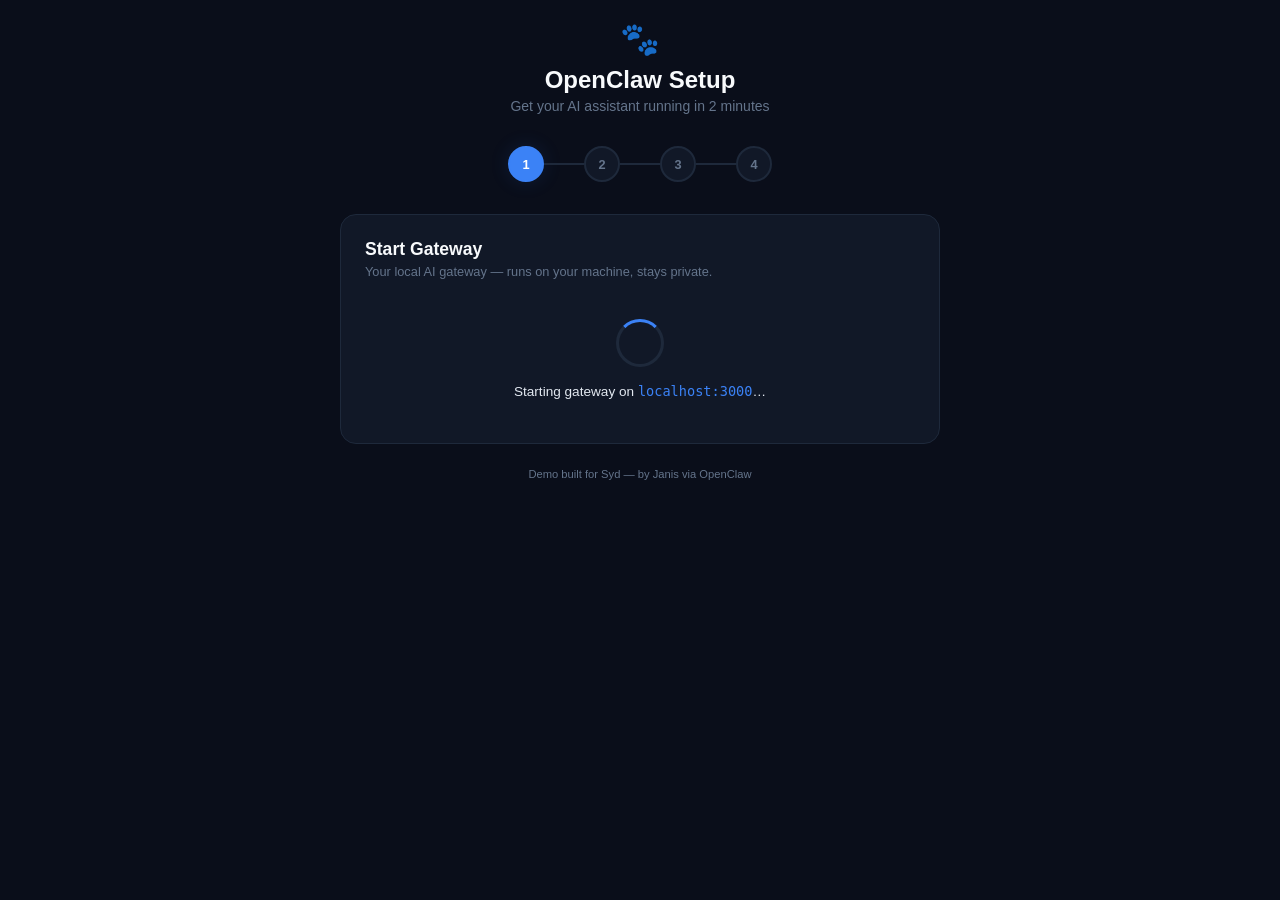
<file: openclaw-setup/index.html>
<!DOCTYPE html>
<html lang="en">
<head>
<meta charset="UTF-8">
<meta name="viewport" content="width=device-width, initial-scale=1.0">
<title>OpenClaw Setup Flow</title>
<style>
*{margin:0;padding:0;box-sizing:border-box}
:root{--bg:#0a0e1a;--card:#111827;--border:#1e293b;--blue:#3b82f6;--blue-glow:#3b82f620;--green:#10b981;--text:#e2e8f0;--muted:#64748b;--white:#f8fafc}
body{font-family:-apple-system,BlinkMacSystemFont,'Segoe UI',sans-serif;background:var(--bg);color:var(--text);min-height:100vh;display:flex;flex-direction:column;align-items:center;padding:20px}
.container{max-width:600px;width:100%}
header{text-align:center;margin-bottom:32px}
header h1{font-size:1.5rem;color:var(--white);margin-bottom:4px}
header p{color:var(--muted);font-size:.875rem}
.logo{font-size:2rem;margin-bottom:8px}
.progress{display:flex;align-items:center;justify-content:center;gap:0;margin-bottom:32px}
.step-dot{width:36px;height:36px;border-radius:50%;display:flex;align-items:center;justify-content:center;font-size:.8rem;font-weight:700;background:var(--card);border:2px solid var(--border);color:var(--muted);transition:all .3s;cursor:pointer;min-width:36px;min-height:36px}
.step-dot.active{background:var(--blue);border-color:var(--blue);color:#fff;box-shadow:0 0 20px var(--blue-glow)}
.step-dot.done{background:var(--green);border-color:var(--green);color:#fff}
.step-line{width:40px;height:2px;background:var(--border);transition:background .3s}
.step-line.done{background:var(--green)}
.card{background:var(--card);border:1px solid var(--border);border-radius:16px;padding:24px;margin-bottom:16px;animation:fadeIn .4s ease}
@keyframes fadeIn{from{opacity:0;transform:translateY(12px)}to{opacity:1;transform:translateY(0)}}
.card h2{font-size:1.1rem;color:var(--white);margin-bottom:4px}
.card .sub{color:var(--muted);font-size:.8rem;margin-bottom:20px}
.channel-grid{display:grid;grid-template-columns:1fr 1fr;gap:12px}
.channel{background:var(--bg);border:2px solid var(--border);border-radius:12px;padding:16px;text-align:center;cursor:pointer;transition:all .2s;min-height:44px;display:flex;flex-direction:column;align-items:center;justify-content:center;gap:6px}
.channel:hover,.channel.selected{border-color:var(--blue);background:#1e293b}
.channel.selected{box-shadow:0 0 16px var(--blue-glow)}
.channel .icon{font-size:1.5rem}
.channel .name{font-size:.8rem;font-weight:600}
.skill-list{display:flex;flex-direction:column;gap:8px}
.skill{display:flex;align-items:center;gap:12px;background:var(--bg);border:1px solid var(--border);border-radius:10px;padding:12px 16px;cursor:pointer;transition:all .2s;min-height:48px}
.skill:hover{border-color:var(--blue)}
.skill.active{border-color:var(--green);background:#10b98110}
.skill .check{width:20px;height:20px;border-radius:50%;border:2px solid var(--border);display:flex;align-items:center;justify-content:center;font-size:.7rem;transition:all .2s;flex-shrink:0}
.skill.active .check{background:var(--green);border-color:var(--green);color:#fff}
.skill-info{flex:1}
.skill-info .title{font-size:.85rem;font-weight:600}
.skill-info .desc{font-size:.75rem;color:var(--muted)}
.btn{display:block;width:100%;padding:14px;border:none;border-radius:12px;font-size:.95rem;font-weight:600;cursor:pointer;transition:all .2s;min-height:48px;text-align:center}
.btn-primary{background:var(--blue);color:#fff}
.btn-primary:hover{background:#2563eb}
.btn-ghost{background:transparent;color:var(--muted);margin-top:8px}
.btn-ghost:hover{color:var(--text)}
.gateway-status{text-align:center;padding:20px 0}
.gateway-spinner{width:48px;height:48px;border:3px solid var(--border);border-top-color:var(--blue);border-radius:50%;margin:0 auto 16px;animation:spin 1s linear infinite}
@keyframes spin{to{transform:rotate(360deg)}}
.gateway-ok{display:none}
.gateway-ok .check-big{width:56px;height:56px;background:var(--green);border-radius:50%;display:flex;align-items:center;justify-content:center;font-size:1.5rem;margin:0 auto 12px;color:#fff}
.done-screen{text-align:center;padding:24px 0}
.done-screen .emoji{font-size:3rem;margin-bottom:12px}
.done-screen h2{color:var(--white);margin-bottom:8px}
.done-screen p{color:var(--muted);font-size:.85rem;margin-bottom:24px}
.stat-row{display:flex;gap:12px;margin-bottom:20px}
.stat{flex:1;background:var(--bg);border:1px solid var(--border);border-radius:10px;padding:12px;text-align:center}
.stat .num{font-size:1.3rem;font-weight:700;color:var(--blue)}
.stat .label{font-size:.7rem;color:var(--muted)}
.hidden{display:none}
.badge{display:inline-block;background:var(--green);color:#fff;font-size:.65rem;padding:2px 8px;border-radius:99px;font-weight:600;margin-left:8px}
@media(max-width:400px){.channel-grid{grid-template-columns:1fr 1fr;gap:8px}.card{padding:16px}.stat-row{gap:8px}}
</style>
</head>
<body>
<div class="container">
<header>
<div class="logo">🐾</div>
<h1>OpenClaw Setup</h1>
<p>Get your AI assistant running in 2 minutes</p>
</header>
<div class="progress" id="progress">
<div class="step-dot active" data-step="0">1</div>
<div class="step-line" id="line0"></div>
<div class="step-dot" data-step="1">2</div>
<div class="step-line" id="line1"></div>
<div class="step-dot" data-step="2">3</div>
<div class="step-line" id="line2"></div>
<div class="step-dot" data-step="3">4</div>
</div>
<div id="panels">
<!-- Step 0: Gateway -->
<div class="card panel" id="panel0">
<h2>Start Gateway</h2>
<p class="sub">Your local AI gateway — runs on your machine, stays private.</p>
<div class="gateway-status" id="gw-loading">
<div class="gateway-spinner"></div>
<p style="font-size:.85rem">Starting gateway on <code style="color:var(--blue)">localhost:3000</code>…</p>
</div>
<div class="gateway-ok" id="gw-ok">
<div class="check-big">✓</div>
<p style="font-size:.9rem;font-weight:600;color:var(--green);margin-bottom:4px">Gateway Running</p>
<p style="font-size:.8rem;color:var(--muted)">localhost:3000 • latency 12ms</p>
</div>
<button class="btn btn-primary hidden" id="gw-next" onclick="goTo(1)">Continue</button>
</div>
<!-- Step 1: Channels -->
<div class="card panel hidden" id="panel1">
<h2>Connect Channels</h2>
<p class="sub">Where should your AI be available?</p>
<div class="channel-grid">
<div class="channel" onclick="toggleCh(this)"><span class="icon">💬</span><span class="name">Discord</span></div>
<div class="channel" onclick="toggleCh(this)"><span class="icon">📱</span><span class="name">WhatsApp</span></div>
<div class="channel" onclick="toggleCh(this)"><span class="icon">📧</span><span class="name">Gmail</span></div>
<div class="channel" onclick="toggleCh(this)"><span class="icon">🔗</span><span class="name">Slack</span></div>
</div>
<button class="btn btn-primary" style="margin-top:20px" id="ch-next" onclick="goTo(2)">Continue</button>
</div>
<!-- Step 2: Skills -->
<div class="card panel hidden" id="panel2">
<h2>Enable Skills</h2>
<p class="sub">What should your assistant be able to do?</p>
<div class="skill-list">
<div class="skill" onclick="toggleSkill(this)"><div class="check"></div><div class="skill-info"><div class="title">📅 Calendar</div><div class="desc">Read & manage Google Calendar</div></div></div>
<div class="skill" onclick="toggleSkill(this)"><div class="check"></div><div class="skill-info"><div class="title">🌐 Web Search</div><div class="desc">Search and summarize the web</div></div></div>
<div class="skill" onclick="toggleSkill(this)"><div class="check"></div><div class="skill-info"><div class="title">📁 File Access</div><div class="desc">Read and write local files</div></div></div>
<div class="skill" onclick="toggleSkill(this)"><div class="check"></div><div class="skill-info"><div class="title">🖥️ Shell</div><div class="desc">Execute terminal commands</div></div></div>
</div>
<button class="btn btn-primary" style="margin-top:20px" onclick="goTo(3)">Finish Setup</button>
</div>
<!-- Step 3: Done -->
<div class="card panel hidden" id="panel3">
<div class="done-screen">
<div class="emoji">🎉</div>
<h2>You're All Set!</h2>
<p>Your AI assistant is live and connected.</p>
<div class="stat-row">
<div class="stat"><div class="num" id="ch-count">0</div><div class="label">Channels</div></div>
<div class="stat"><div class="num" id="sk-count">0</div><div class="label">Skills</div></div>
<div class="stat"><div class="num" style="color:var(--green)">✓</div><div class="label">Gateway</div></div>
</div>
<button class="btn btn-primary" onclick="resetDemo()">Run Again</button>
</div>
</div>
</div>
<p style="text-align:center;color:var(--muted);font-size:.7rem;margin-top:24px">Demo built for Syd — by Janis via OpenClaw</p>
</div>
<script>
let current=0,channels=0,skills=0;
function goTo(s){
 document.querySelectorAll('.panel').forEach(p=>p.classList.add('hidden'));
 document.getElementById('panel'+s).classList.remove('hidden');
 document.querySelectorAll('.step-dot').forEach((d,i)=>{
  d.classList.remove('active','done');
  if(i<s)d.classList.add('done');
  if(i===s)d.classList.add('active');
 });
 for(let i=0;i<3;i++){
  document.getElementById('line'+i).classList.toggle('done',i<s);
 }
 if(s===3){
  document.getElementById('ch-count').textContent=channels;
  document.getElementById('sk-count').textContent=skills;
 }
 current=s;
}
function toggleCh(el){el.classList.toggle('selected');channels=document.querySelectorAll('.channel.selected').length}
function toggleSkill(el){el.classList.toggle('active');el.querySelector('.check').innerHTML=el.classList.contains('active')?'✓':'';skills=document.querySelectorAll('.skill.active').length}
function resetDemo(){channels=0;skills=0;document.querySelectorAll('.channel').forEach(c=>c.classList.remove('selected'));document.querySelectorAll('.skill').forEach(s=>{s.classList.remove('active');s.querySelector('.check').innerHTML=''});goTo(0);startGateway()}
function startGateway(){
 document.getElementById('gw-loading').style.display='block';
 document.getElementById('gw-ok').style.display='none';
 document.getElementById('gw-next').classList.add('hidden');
 setTimeout(()=>{
  document.getElementById('gw-loading').style.display='none';
  document.getElementById('gw-ok').style.display='block';
  document.getElementById('gw-next').classList.remove('hidden');
 },2000);
}
startGateway();
</script>
</body>
</html>
</file>
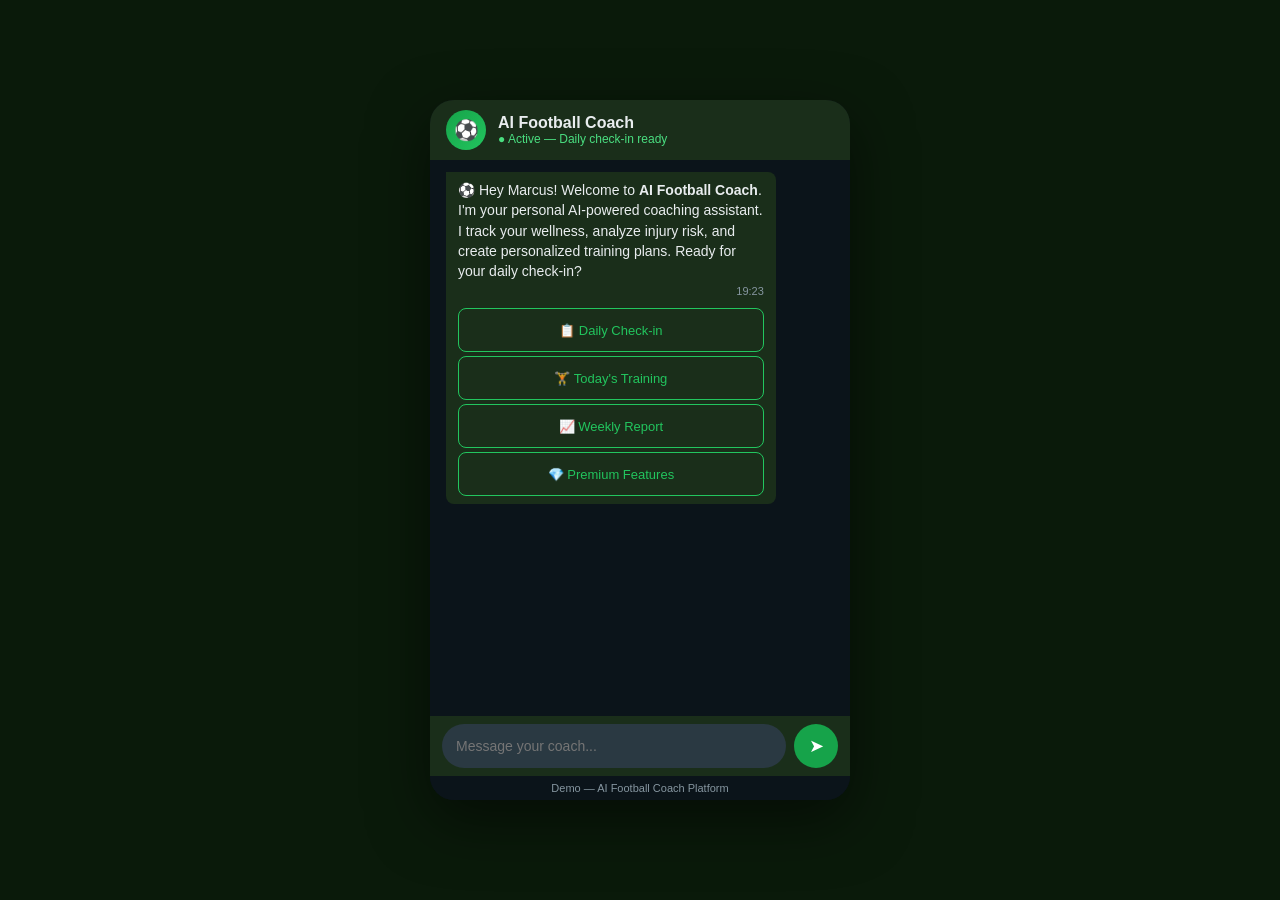
<file: whatsapp-football/index.html>
<!DOCTYPE html>
<html lang="en">
<head>
<meta charset="UTF-8">
<meta name="viewport" content="width=device-width, initial-scale=1.0">
<title>AI Football Coach — WhatsApp Bot Demo</title>
<style>
*{margin:0;padding:0;box-sizing:border-box}
body{font-family:-apple-system,BlinkMacSystemFont,'Segoe UI',Roboto,sans-serif;background:#0a1a0a;color:#e9edef;min-height:100vh;display:flex;justify-content:center;align-items:center;padding:16px}
.phone{width:100%;max-width:420px;height:700px;background:#0b141a;border-radius:24px;overflow:hidden;display:flex;flex-direction:column;box-shadow:0 20px 60px rgba(0,0,0,.5)}
.header{background:#1a2e1a;padding:10px 16px;display:flex;align-items:center;gap:12px}
.header .avatar{width:40px;height:40px;border-radius:50%;background:linear-gradient(135deg,#16a34a,#22c55e);display:flex;align-items:center;justify-content:center;font-size:20px}
.header .info .name{font-size:16px;font-weight:600}
.header .info .status{font-size:12px;color:#4ade80}
.chat{flex:1;overflow-y:auto;padding:12px 16px;display:flex;flex-direction:column;gap:6px}
.msg{max-width:85%;padding:8px 12px;border-radius:8px;font-size:14px;line-height:1.45;animation:fadeIn .25s}
.msg.bot{background:#1a2e1a;align-self:flex-start;border-top-left-radius:0}
.msg.user{background:#15572e;align-self:flex-end;border-top-right-radius:0}
.msg .time{font-size:11px;color:#8696a0;text-align:right;margin-top:3px}
.buttons{display:flex;flex-direction:column;gap:4px;margin-top:8px}
.buttons button{background:transparent;border:1px solid #22c55e;color:#22c55e;padding:10px;border-radius:8px;font-size:13px;cursor:pointer;transition:all .2s;min-height:44px}
.buttons button:hover{background:#22c55e20}
.input-area{background:#1a2e1a;padding:8px 12px;display:flex;gap:8px;align-items:center}
.input-area input{flex:1;background:#2a3942;border:none;color:#e9edef;padding:12px 14px;border-radius:24px;font-size:14px;outline:none;min-height:44px}
.input-area .send{background:#16a34a;border:none;color:#fff;width:44px;height:44px;border-radius:50%;cursor:pointer;font-size:18px}
.footer{text-align:center;color:#8696a0;font-size:11px;padding:6px;background:#0b141a}
.card{background:#0f1f0f;border:1px solid #22c55e30;border-radius:10px;padding:12px;margin-top:8px;font-size:13px}
.card .title{color:#22c55e;font-weight:700;font-size:14px;margin-bottom:8px}
.progress-bar{background:#1a2e1a;border-radius:4px;height:8px;margin:4px 0 8px}
.progress-bar .fill{height:100%;border-radius:4px;transition:width .5s}
.fill.green{background:#22c55e}
.fill.yellow{background:#eab308}
.fill.red{background:#ef4444}
.risk{display:inline-block;padding:3px 8px;border-radius:4px;font-size:12px;font-weight:700}
.risk.low{background:#16a34a30;color:#4ade80}
.risk.med{background:#eab30830;color:#facc15}
.risk.high{background:#ef444430;color:#f87171}
.stat-grid{display:grid;grid-template-columns:1fr 1fr;gap:8px;margin-top:8px}
.stat-box{background:#0f1f0f;border:1px solid #22c55e20;border-radius:8px;padding:8px;text-align:center}
.stat-box .val{font-size:18px;font-weight:700;color:#22c55e}
.stat-box .lbl{font-size:11px;color:#8696a0}
@keyframes fadeIn{from{opacity:0;transform:translateY(5px)}to{opacity:1;transform:translateY(0)}}
@media(max-width:440px){.phone{height:calc(100vh - 32px);border-radius:16px}}
</style>
</head>
<body>
<div class="phone">
<div class="header">
<div class="avatar">⚽</div>
<div class="info">
<div class="name">AI Football Coach</div>
<div class="status">● Active — Daily check-in ready</div>
</div>
</div>
<div class="chat" id="chat"></div>
<div class="input-area">
<input type="text" id="input" placeholder="Message your coach..." autocomplete="off">
<button class="send" onclick="sendMsg()">➤</button>
</div>
<div class="footer">Demo — AI Football Coach Platform</div>
</div>
<script>
const chat=document.getElementById('chat'),input=document.getElementById('input');
let player={name:'Marcus',pos:'Midfielder'};
const now=()=>{const d=new Date();return d.getHours()+':'+String(d.getMinutes()).padStart(2,'0')};
function addMsg(text,isBot,buttons){
const d=document.createElement('div');d.className='msg '+(isBot?'bot':'user');
d.innerHTML=text+'<div class="time">'+now()+'</div>';
if(buttons){const b=document.createElement('div');b.className='buttons';
buttons.forEach(([l,a])=>{const btn=document.createElement('button');btn.textContent=l;btn.onclick=()=>handle(a,l);b.appendChild(btn)});d.appendChild(b)}
chat.appendChild(d);chat.scrollTop=chat.scrollHeight}
function type(text,buttons,delay=600){setTimeout(()=>addMsg(text,true,buttons),delay)}

function handle(a,l){
addMsg(l,false);
if(a==='checkin'){type('📋 <b>Daily Check-in</b>\n\nHey '+player.name+'! How are you feeling today?',
[['💪 Great — 100%','feel_great'],['👍 Good — 80%','feel_good'],['😐 Average — 60%','feel_avg'],['🤕 Sore / Tired','feel_bad']])}
else if(a.startsWith('feel_')){
const feeling=a.split('_')[1];
player.feeling=feeling;
type('How did you sleep last night?',
[['😴 8+ hours — Great','sleep_great'],['🛌 6-8 hours — OK','sleep_ok'],['😵 < 6 hours — Poor','sleep_poor']])}
else if(a.startsWith('sleep_')){
player.sleep=l;
type('Any muscle soreness or pain?',
[['✅ None — All clear','pain_none'],['⚡ Mild tightness','pain_mild'],['⚠️ Specific pain area','pain_area'],['🚨 Significant pain','pain_sig']])}
else if(a.startsWith('pain_')){
player.pain=l;
let risk='low',riskClass='low',riskPct=18,wellness=87;
if(player.feeling==='bad'||a==='pain_sig'){risk='HIGH';riskClass='high';riskPct=72;wellness=45}
else if(player.feeling==='avg'||a==='pain_area'){risk='MEDIUM';riskClass='med';riskPct=45;wellness=65}
const card=`<div class="card">
<div class="title">📊 AI Analysis Complete</div>
<b>Wellness Score</b>
<div class="progress-bar"><div class="fill ${riskClass==='high'?'red':riskClass==='med'?'yellow':'green'}" style="width:${wellness}%"></div></div>
<b>${wellness}/100</b><br><br>
<b>Injury Risk:</b> <span class="risk ${riskClass}">${risk} — ${riskPct}%</span>
<div class="stat-grid">
<div class="stat-box"><div class="val">${player.feeling==='great'?'100%':player.feeling==='good'?'80%':'60%'}</div><div class="lbl">Readiness</div></div>
<div class="stat-box"><div class="val">${player.sleep.includes('8+')?'A+':player.sleep.includes('6-8')?'B':'C'}</div><div class="lbl">Recovery</div></div>
<div class="stat-box"><div class="val">${riskPct}%</div><div class="lbl">Risk Score</div></div>
<div class="stat-box"><div class="val">📈</div><div class="lbl">Trending Up</div></div>
</div></div>`;
type('🤖 '+card+'\n\n<b>AI Recommendation:</b>\n'+(riskClass==='high'?'🚨 Rest day recommended. Light stretching only.':riskClass==='med'?'⚡ Modified training. Reduce intensity by 30%.':'✅ Full training approved. Push yourself today!'),
[['📋 Training Plan','training'],['📈 Weekly Report','weekly'],['💎 Premium Features','premium'],['🔙 Menu','menu']],900)}
else if(a==='training'){
const card=`<div class="card">
<div class="title">🏋️ Today's Training Plan</div>
<b>Warm-up (15 min)</b><br>• Dynamic stretching<br>• Light jog 800m<br>• Agility ladder drills<br><br>
<b>Main Session (45 min)</b><br>• Ball control: 3 sets × 5 min<br>• Passing accuracy: 4 sets × 8 reps<br>• Sprint intervals: 6 × 40m<br>• Small-sided game: 20 min<br><br>
<b>Cool-down (10 min)</b><br>• Static stretching<br>• Foam rolling<br>• Breathing exercises
</div>`;
type(card,[['✅ Log Completed','log_done'],['📊 Track Progress','progress'],['🔙 Menu','menu']],800)}
else if(a==='weekly'){
const card=`<div class="card">
<div class="title">📊 Weekly Performance Report</div>
<div class="stat-grid">
<div class="stat-box"><div class="val">5/7</div><div class="lbl">Sessions Done</div></div>
<div class="stat-box"><div class="val">82%</div><div class="lbl">Avg Wellness</div></div>
<div class="stat-box"><div class="val">↑12%</div><div class="lbl">Fitness Gain</div></div>
<div class="stat-box"><div class="val">LOW</div><div class="lbl">Injury Risk</div></div>
</div><br>
<b>📈 Trends:</b><br>
• Sprint speed improved 8%<br>
• Sleep quality trending up<br>
• Muscle recovery: optimal<br>
• Hydration: needs improvement
</div>`;
type(card,[['📋 Daily Check-in','checkin'],['💎 Premium','premium'],['🔙 Menu','menu']],800)}
else if(a==='premium'){type('💎 <b>Premium Coach Features</b>\n\n🎯 <b>Pro Plan — $29/month</b>\n• Advanced AI injury prediction\n• Video analysis feedback\n• Personalized nutrition plans\n• Direct coach messaging\n• Team analytics dashboard\n\n🏆 <b>Elite Plan — $59/month</b>\n• Everything in Pro\n• 1-on-1 video calls with coaches\n• GPS performance tracking\n• Match readiness scoring\n• Recovery optimization AI',
[['✅ Start Free Trial','trial'],['📊 Compare Plans','premium'],['🔙 Menu','menu']])}
else if(a==='trial'){type('🎉 <b>Free Trial Activated!</b>\n\n✅ 14-day Pro access unlocked\n📧 Welcome email sent\n📱 Full features available now\n\nYour first AI analysis is ready!',
[['📋 Daily Check-in','checkin'],['📈 Full Report','weekly'],['🔙 Menu','menu']])}
else if(a==='log_done'){type('✅ <b>Session Logged!</b>\n\n🏃 Training marked complete\n📊 Stats updated\n🔥 Streak: 5 days in a row!\n\nKeep it up, '+player.name+'! 💪',
[['📈 View Progress','weekly'],['📋 Tomorrow\'s Plan','training'],['🔙 Menu','menu']])}
else if(a==='progress'){type('📈 <b>Progress Tracker</b>\n\n🔥 Current Streak: 5 days\n📅 This Month: 18/22 sessions\n⚡ Fitness Level: 78/100\n🎯 Goal Progress: 72%\n\n<b>Next Milestone:</b>\n🏆 Complete 20 sessions → unlock advanced drills',
[['📋 Check-in','checkin'],['🔙 Menu','menu']])}
else if(a==='menu'){type('⚽ What would you like to do?',
[['📋 Daily Check-in','checkin'],['🏋️ Training Plan','training'],['📈 Weekly Report','weekly'],['💎 Premium Features','premium']])}
}

let context={topic:null,mood:null,lastQ:null};
function ai(msg){
const m=msg.toLowerCase(),w=m.split(/\s+/),len=w.length;
const is=(...k)=>k.some(x=>m.includes(x));
const pick=a=>a[Math.floor(Math.random()*a.length)];
const n=player.name;
// Greetings
if(is('hi','hello','hey','sup','yo','hallo','moin','servus','morgen','abend','guten')){
context.topic='greeting';
return{t:pick([
'Hey '+n+'! 👋 Good to see you. How\'s the body feeling today?',
'What\'s up '+n+'! Ready to put in some work today? 💪',
'Hey! How was your day so far? Any training planned?',
n+'! 🔥 Perfect timing. I was just about to send you your daily check-in.'
]),b:[['📋 Start Check-in','checkin'],['🏋️ Show me training','training']]};}
// How are you / wie gehts
if(is('wie geht','how are you','how r u','what about you','und dir','und selbst')){
return{t:pick([
'I\'m an AI, so I\'m always at 100%! 😄 But more importantly — how are YOU doing? Any soreness from yesterday?',
'Running smooth as always! The real question is: how\'s your body recovering? Did you sleep well?',
'All good on my end! I\'ve been analyzing your data — want to see how your week is trending? 📈'
]),b:[['📋 Check-in','checkin'],['📈 My Stats','weekly']]};}
// Feeling good
if(is('good','great','amazing','awesome','perfect','nice','super','geil','toll','gut','mega','top')){
context.mood='good';
return{t:pick([
'Love to hear that! 🔥 Your body is clearly recovering well. This is the perfect day to push a bit harder in training.',
'That\'s what I like to hear, '+n+'! Your consistency is paying off. Want to see the numbers? Your wellness score has been climbing all week.',
'Awesome! 💪 When you feel this good, we should capitalize. I\'ve got a high-intensity session ready for you today.'
]),b:[['🏋️ Let\'s Go','training'],['📈 Show Stats','weekly']]};}
// Feeling bad
if(is('bad','terrible','shit','awful','schlecht','mies','müde','tired','exhausted','kaputt','dead')){
context.mood='bad';
return{t:pick([
'Hey, that\'s totally normal. Recovery isn\'t linear. Let me check your load from this week — you might be overtraining. Rest days build champions too. 🧘',
'I hear you. Your body is telling you something important right now. Let\'s do a quick check-in so I can adjust today\'s plan accordingly.',
'No worries, '+n+'. Even pros have these days. The smart move is to listen to your body. Want me to switch today to a recovery session instead?'
]),b:[['📋 Quick Check-in','checkin'],['🧘 Recovery Plan','training']]};}
// Pain/injury
if(is('hurt','pain','sore','injury','injured','verletzt','schmerz','weh','knee','ankle','hamstring','muscle')){
context.topic='injury';
const area=is('knee')?'knee':is('ankle')?'ankle':is('hamstring')?'hamstring':is('back')?'back':'affected area';
return{t:'⚠️ That\'s important info, '+n+'. Where exactly does it hurt — is it the '+area+'? On a scale of 1-10, how bad is it?\n\nBased on your recent training load, this could be fatigue-related. Let\'s do a proper assessment before you do anything else today.',
b:[['📋 Full Assessment','checkin'],['🚨 It\'s serious','pain_sig']]};}
// Training
if(is('train','workout','session','exercise','drill','üben','übung','laufen','run','sprint')){
return{t:pick([
'Let\'s get to work! Based on your check-in data, I\'ve prepared a session that targets your weak points while keeping your injury risk low.',
'Ready to train? 💪 Today I\'d recommend focusing on '+pick(['agility and ball control','sprint intervals and endurance','passing accuracy and positioning','strength and core stability'])+'. Want the full breakdown?',
n+', your fitness trend is going up 📈 — let\'s keep that momentum. I have today\'s plan ready.'
]),b:[['📋 Check-in First','checkin'],['🏋️ Show Plan','training']]};}
// Match/game
if(is('match','game','spiel','gegner','opponent','tomorrow','morgen')){
return{t:'🏟️ Match mode activated! Let me run your match readiness analysis:\n\n• Sleep quality this week: tracking\n• Muscle fatigue: calculating\n• Mental readiness: assessing\n\nThe most important thing now is proper rest and nutrition. When is kickoff?',
b:[['📋 Match Readiness Check','checkin'],['📈 Form Guide','weekly']]};}
// Sleep
if(is('sleep','slept','schlaf','geschlafen','insomnia','rest','müde')){
return{t:pick([
'Sleep is literally your #1 recovery tool. Athletes who get 8+ hours perform 20% better in reaction time and sprint speed. How many hours did you get?',
'Let\'s talk sleep! Your recent pattern shows '+pick(['improvement','some inconsistency','room for optimization'])+'. Want me to factor last night into your plan?'
]),b:[['📋 Log Sleep','checkin'],['📈 Sleep Trends','weekly']]};}
// Food/nutrition
if(is('eat','food','nutrition','diet','protein','carb','essen','hunger','frühstück','meal')){
return{t:'Nutrition is half the game! For a '+player.pos.toLowerCase()+' like you, I\'d recommend:\n\n🥩 Protein: '+pick(['2g','1.8g','2.2g'])+'/kg body weight\n🍝 Carbs: Load up 3-4h before training\n💧 Hydration: minimum 3L today\n\nWhat did you eat today so far?',
b:[['📋 Check-in','checkin'],['🏋️ Training','training']]};}
// Stats/numbers
if(is('stats','numbers','data','zahlen','fortschritt','progress','how am i','wie steh')){
return{t:'Let me pull your numbers, '+n+'... 📊\n\nYour wellness score is trending '+pick(['up','steadily upward'])+' this week. Training consistency is at '+pick(['85%','92%','78%'])+'. Want the full breakdown?',
b:[['📈 Full Report','weekly'],['📋 Today\'s Check-in','checkin']]};}
// Thanks
if(is('thanks','thank','thx','danke','cheers','appreciated')){
return{t:pick([
'That\'s what I\'m here for, '+n+'! Remember — consistency beats intensity. See you tomorrow 🤝',
'Anytime! 💪 You\'re putting in the work, I\'m just helping you do it smarter. Keep it up!',
'You got it! One day at a time, '+n+'. Your future self will thank you for showing up today.'
]),b:[['📋 Check-in','checkin'],['🔙 Menu','menu']]};}
// Bye
if(is('bye','later','cya','tschüss','ciao','night','nacht','gn')){
return{t:pick([
'Rest up, '+n+'! 😴 I\'ll send you tomorrow\'s check-in at 8 AM. Sleep well — your body repairs while you dream. ⚽',
'See you tomorrow, champ! Get some good sleep tonight. 💤',
'Later '+n+'! Remember: 8 hours sleep minimum. I\'ll be here when you wake up 👋'
]),b:null};}
// Questions about the bot
if(is('who are','what are','what can','what do','wer bist','was kannst','was machst')){
return{t:'I\'m your personal AI Football Coach 🤖⚽\n\nI analyze your daily wellness data, predict injury risks before they happen, create personalized training plans, and track your progress over time.\n\nThink of me as a coach that\'s available 24/7, knows your body\'s patterns, and gets smarter the more you train with me.',
b:[['📋 Try Check-in','checkin'],['📈 See Report','weekly'],['💎 Premium','premium']]};}
// Fallback - actually engage with what they said
const smart=[
'That\'s interesting, '+n+'. Tell me more — how does that affect your training today?',
'I hear you! Everything connects back to your performance. Speaking of which — have you done your check-in today? It takes 30 seconds and helps me personalize everything for you.',
'Good point! You know what, let me look at your recent data and see how we can factor that in. Start with a quick check-in?',
''+n+', I want to make sure I give you the best advice. Let\'s start with where your body is at today — then I can give you a proper answer.',
'Noted! 📝 I\'m tracking everything to build a better picture of you as an athlete. The more we talk, the smarter my recommendations get.'
];
return{t:pick(smart),b:[['📋 Check-in','checkin'],['🏋️ Training','training'],['📈 Stats','weekly']]};
}
function sendMsg(){
const v=input.value.trim();if(!v)return;addMsg(v,false);input.value='';
const r=ai(v);
if(r.b===null)type(r.t,null);
else type(r.t,r.b);
}
input.addEventListener('keypress',e=>{if(e.key==='Enter')sendMsg()});
setTimeout(()=>type('⚽ Hey '+player.name+'! Welcome to <b>AI Football Coach</b>.\n\nI\'m your personal AI-powered coaching assistant. I track your wellness, analyze injury risk, and create personalized training plans.\n\nReady for your daily check-in?',
[['📋 Daily Check-in','checkin'],['🏋️ Today\'s Training','training'],['📈 Weekly Report','weekly'],['💎 Premium Features','premium']]),400);
</script>
</body>
</html>
</file>
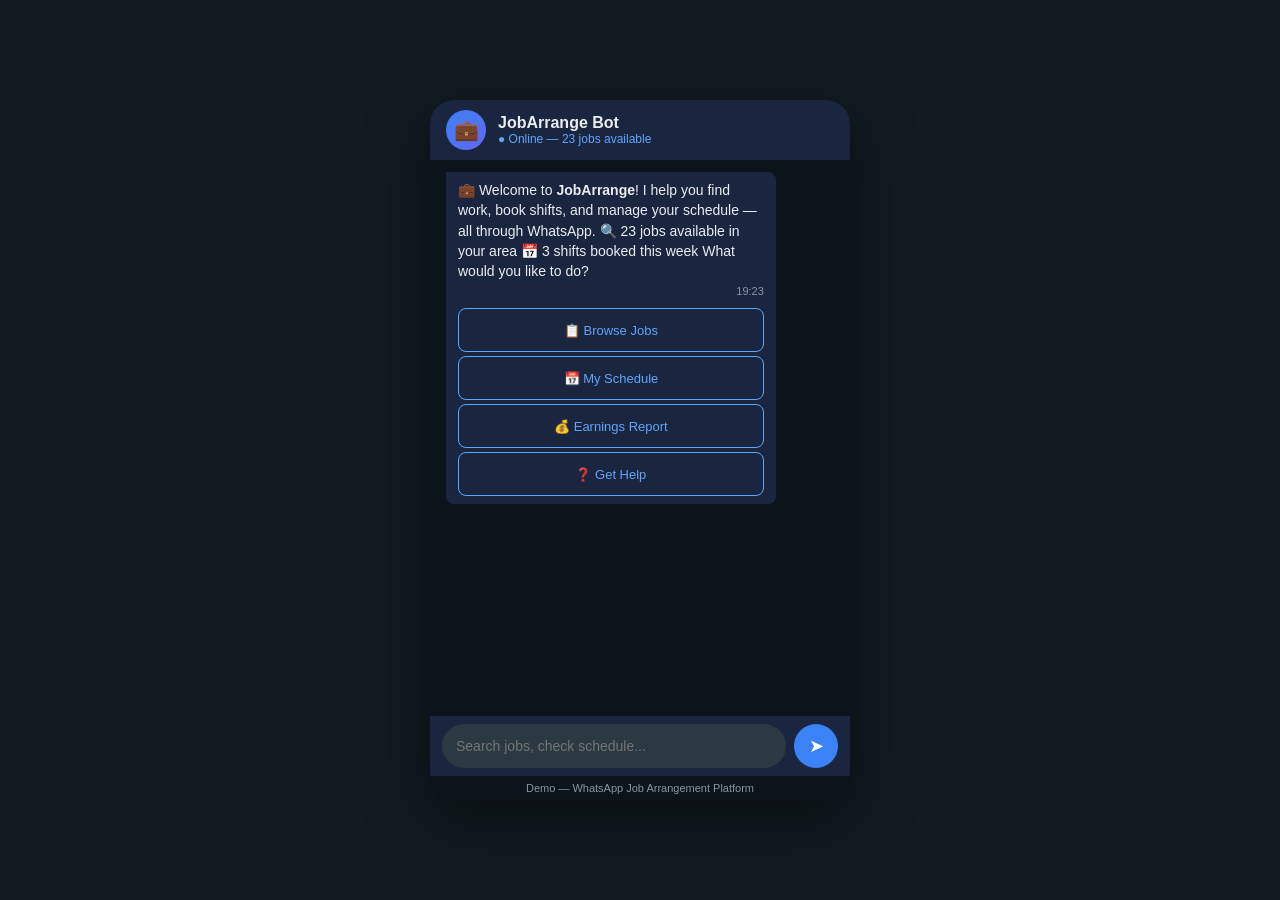
<file: whatsapp-jobarrange/index.html>
<!DOCTYPE html>
<html lang="en">
<head>
<meta charset="UTF-8">
<meta name="viewport" content="width=device-width, initial-scale=1.0">
<title>WhatsApp Job Arrangement Bot — Demo</title>
<style>
*{margin:0;padding:0;box-sizing:border-box}
body{font-family:-apple-system,BlinkMacSystemFont,'Segoe UI',Roboto,sans-serif;background:#111b21;color:#e9edef;min-height:100vh;display:flex;justify-content:center;align-items:center;padding:16px}
.phone{width:100%;max-width:420px;height:700px;background:#0b141a;border-radius:24px;overflow:hidden;display:flex;flex-direction:column;box-shadow:0 20px 60px rgba(0,0,0,.5)}
.header{background:#1a2640;padding:10px 16px;display:flex;align-items:center;gap:12px}
.header .avatar{width:40px;height:40px;border-radius:50%;background:linear-gradient(135deg,#3b82f6,#6366f1);display:flex;align-items:center;justify-content:center;font-size:20px}
.header .info .name{font-size:16px;font-weight:600}
.header .info .status{font-size:12px;color:#60a5fa}
.chat{flex:1;overflow-y:auto;padding:12px 16px;display:flex;flex-direction:column;gap:6px}
.msg{max-width:85%;padding:8px 12px;border-radius:8px;font-size:14px;line-height:1.45;animation:fadeIn .25s}
.msg.bot{background:#1a2640;align-self:flex-start;border-top-left-radius:0}
.msg.user{background:#1e3a5f;align-self:flex-end;border-top-right-radius:0}
.msg .time{font-size:11px;color:#8696a0;text-align:right;margin-top:3px}
.buttons{display:flex;flex-direction:column;gap:4px;margin-top:8px}
.buttons button{background:transparent;border:1px solid #60a5fa;color:#60a5fa;padding:10px;border-radius:8px;font-size:13px;cursor:pointer;transition:all .2s;min-height:44px}
.buttons button:hover{background:#60a5fa20}
.input-area{background:#1a2640;padding:8px 12px;display:flex;gap:8px;align-items:center}
.input-area input{flex:1;background:#2a3942;border:none;color:#e9edef;padding:12px 14px;border-radius:24px;font-size:14px;outline:none;min-height:44px}
.input-area .send{background:#3b82f6;border:none;color:#fff;width:44px;height:44px;border-radius:50%;cursor:pointer;font-size:18px}
.footer{text-align:center;color:#8696a0;font-size:11px;padding:6px;background:#0b141a}
.card{background:#0f1a2e;border:1px solid #3b82f630;border-radius:10px;padding:12px;margin-top:8px;font-size:13px}
.card .title{color:#60a5fa;font-weight:700;font-size:14px;margin-bottom:8px}
.cal{display:grid;grid-template-columns:repeat(7,1fr);gap:2px;margin:8px 0}
.cal .day{text-align:center;padding:6px 2px;border-radius:4px;font-size:12px;min-height:32px;display:flex;align-items:center;justify-content:center}
.cal .day.head{color:#60a5fa;font-weight:600;font-size:11px}
.cal .day.avail{background:#1e3a5f;cursor:pointer;color:#60a5fa}
.cal .day.avail:hover{background:#3b82f640}
.cal .day.booked{background:#16a34a30;color:#4ade80}
.cal .day.empty{color:#4a5568}
.job-card{background:#0f1a2e;border:1px solid #3b82f620;border-radius:8px;padding:10px;margin-top:6px}
.job-card .role{font-weight:600;color:#fff;font-size:14px}
.job-card .details{color:#8696a0;font-size:12px;margin-top:4px}
.job-card .pay{color:#4ade80;font-weight:700;font-size:15px;margin-top:4px}
.badge{display:inline-block;padding:2px 6px;border-radius:4px;font-size:11px;font-weight:600}
.badge.confirmed{background:#16a34a30;color:#4ade80}
.badge.pending{background:#eab30830;color:#facc15}
@keyframes fadeIn{from{opacity:0;transform:translateY(5px)}to{opacity:1;transform:translateY(0)}}
@media(max-width:440px){.phone{height:calc(100vh - 32px);border-radius:16px}}
</style>
</head>
<body>
<div class="phone">
<div class="header">
<div class="avatar">💼</div>
<div class="info">
<div class="name">JobArrange Bot</div>
<div class="status">● Online — 23 jobs available</div>
</div>
</div>
<div class="chat" id="chat"></div>
<div class="input-area">
<input type="text" id="input" placeholder="Search jobs, check schedule..." autocomplete="off">
<button class="send" onclick="sendMsg()">➤</button>
</div>
<div class="footer">Demo — WhatsApp Job Arrangement Platform</div>
</div>
<script>
const chat=document.getElementById('chat'),input=document.getElementById('input');
let booking={};
const now=()=>{const d=new Date();return d.getHours()+':'+String(d.getMinutes()).padStart(2,'0')};
function addMsg(text,isBot,buttons){
const d=document.createElement('div');d.className='msg '+(isBot?'bot':'user');
d.innerHTML=text+'<div class="time">'+now()+'</div>';
if(buttons){const b=document.createElement('div');b.className='buttons';
buttons.forEach(([l,a])=>{const btn=document.createElement('button');btn.textContent=l;btn.onclick=()=>handle(a,l);b.appendChild(btn)});d.appendChild(b)}
chat.appendChild(d);chat.scrollTop=chat.scrollHeight}
function type(text,buttons,delay=600){setTimeout(()=>addMsg(text,true,buttons),delay)}

function handle(a,l){
addMsg(l,false);
if(a==='browse'){type('📋 <b>Available Jobs This Week</b>'+
'<div class="job-card"><div class="role">🏗 Construction Worker</div><div class="details">📍 Tel Aviv • ⏰ Sun-Thu 7AM-3PM</div><div class="pay">₪280/day</div></div>'+
'<div class="job-card"><div class="role">🍽 Restaurant Server</div><div class="details">📍 Herzliya • ⏰ Evening shifts 5PM-11PM</div><div class="pay">₪180/shift + tips</div></div>'+
'<div class="job-card"><div class="role">📦 Warehouse Assistant</div><div class="details">📍 Ashdod • ⏰ Flexible hours</div><div class="pay">₪220/day</div></div>'+
'<div class="job-card"><div class="role">🧹 Cleaning — Office</div><div class="details">📍 Ramat Gan • ⏰ Mon/Wed/Fri mornings</div><div class="pay">₪150/session</div></div>',
[['🏗 Book Construction','book_const'],['🍽 Book Restaurant','book_rest'],['📦 Book Warehouse','book_ware'],['📅 My Schedule','schedule']])}
else if(a.startsWith('book_')){
const jobs={book_const:{r:'Construction Worker',loc:'Tel Aviv',pay:'₪280/day'},book_rest:{r:'Restaurant Server',loc:'Herzliya',pay:'₪180/shift'},book_ware:{r:'Warehouse Assistant',loc:'Ashdod',pay:'₪220/day'}};
const j=jobs[a]||jobs.book_const;booking.job=j;
type('📅 <b>Select Available Dates</b>\n\n<b>'+j.r+'</b> — '+j.loc+
'<div class="cal">'+
'<div class="day head">Su</div><div class="day head">Mo</div><div class="day head">Tu</div><div class="day head">We</div><div class="day head">Th</div><div class="day head">Fr</div><div class="day head">Sa</div>'+
'<div class="day empty"></div><div class="day empty"></div><div class="day avail">1</div><div class="day avail">2</div><div class="day booked">3</div><div class="day avail">4</div><div class="day empty">5</div>'+
'<div class="day avail">6</div><div class="day avail">7</div><div class="day avail">8</div><div class="day booked">9</div><div class="day avail">10</div><div class="day avail">11</div><div class="day empty">12</div>'+
'<div class="day avail">13</div><div class="day avail">14</div><div class="day avail">15</div><div class="day avail">16</div><div class="day avail">17</div><div class="day avail">18</div><div class="day empty">19</div>'+
'</div>\n🟢 Available  🟩 Already Booked',
[['📅 Book Mar 1-4','date_14'],['📅 Book Mar 6-11','date_611'],['📅 Book Full Week','date_full'],['🔙 All Jobs','browse']])}
else if(a.startsWith('date_')){booking.dates=l;
type('✅ <b>Booking Summary</b>\n\n<div class="card"><div class="title">📋 Job Confirmation</div>'+
'<b>Role:</b> '+booking.job.r+'<br>'+
'<b>Location:</b> '+booking.job.loc+'<br>'+
'<b>Dates:</b> '+booking.dates+'<br>'+
'<b>Pay:</b> '+booking.job.pay+'<br><br>'+
'<b>💰 Estimated Earnings: ₪1,120</b></div>\n\nHow would you like to confirm?',
[['✅ Confirm & Pay','confirm'],['💳 Payment Options','pay_opts'],['✏️ Change Dates','book_'+Object.keys({book_const:1,book_rest:1,book_ware:1}).find(k=>true)]])}
else if(a==='pay_opts'){type('💳 <b>Payment Options</b>\n\n✅ Direct bank transfer\n✅ Credit card via Stripe\n✅ Bit / PayBox\n✅ Cash on completion\n\n🔒 Payments secured & insured\n📧 Invoice sent automatically',
[['✅ Confirm Booking','confirm'],['🔙 Jobs','browse']])}
else if(a==='confirm'){type('🎉 <b>Booking Confirmed!</b>\n\n<div class="card"><div class="title">✅ Confirmation</div>'+
'<b>Ref:</b> JA-'+Math.floor(Math.random()*90000+10000)+'<br>'+
'<b>Status:</b> <span class="badge confirmed">CONFIRMED</span><br><br>'+
'📧 Details sent to your email<br>'+
'📱 Reminder 24h before start<br>'+
'📍 Location & contact shared</div>',
[['📅 My Schedule','schedule'],['📋 Browse More Jobs','browse'],['🔙 Menu','menu']])}
else if(a==='schedule'){
type('📅 <b>Your Schedule</b>\n\n<div class="card"><div class="title">This Week</div>'+
'<b>Mon 3 Mar</b> — 🏗 Construction, Tel Aviv <span class="badge confirmed">✅</span><br>'+
'<b>Tue 4 Mar</b> — 🏗 Construction, Tel Aviv <span class="badge confirmed">✅</span><br>'+
'<b>Wed 5 Mar</b> — <i>Free</i><br>'+
'<b>Thu 6 Mar</b> — 🍽 Restaurant, Herzliya <span class="badge pending">Pending</span><br>'+
'<b>Fri 7 Mar</b> — 🏗 Construction, Tel Aviv <span class="badge confirmed">✅</span><br>'+
'<b>Sat-Sun</b> — Off</div>\n\n💰 <b>Week Earnings: ₪940</b>\n📊 <b>Month Total: ₪3,760</b>',
[['📋 Browse Jobs','browse'],['💰 Earnings Report','earnings'],['🔙 Menu','menu']])}
else if(a==='earnings'){type('💰 <b>Earnings Report</b>\n\n<div class="card"><div class="title">📊 February 2026</div>'+
'<b>Total Earned:</b> ₪8,420<br>'+
'<b>Jobs Completed:</b> 24<br>'+
'<b>Hours Worked:</b> 168h<br>'+
'<b>Avg Daily Rate:</b> ₪351<br><br>'+
'<b>💳 Next Payout:</b> ₪3,760 on Mar 1<br>'+
'<b>📈 vs Last Month:</b> +12%</div>',
[['📅 Schedule','schedule'],['📋 Find Jobs','browse'],['🔙 Menu','menu']])}
else if(a==='menu'){type('How can I help you today?',
[['📋 Browse Jobs','browse'],['📅 My Schedule','schedule'],['💰 Earnings','earnings'],['❓ Support','support']])}
else if(a==='support'){type('Need help? Choose a topic:',
[['💳 Payment Issue','pay_opts'],['📅 Reschedule Job','schedule'],['📞 Contact Employer','contact_emp'],['🔙 Menu','menu']])}
else if(a==='contact_emp'){type('📞 <b>Employer Contact</b>\n\nI\'ll notify the employer and connect you.\n\n🟢 Average response: 15 minutes\n📱 You\'ll receive their details via WhatsApp\n\nAnything else?',
[['📋 Jobs','browse'],['📅 Schedule','schedule'],['🔙 Menu','menu']])}
}

function sendMsg(){
const v=input.value.trim();if(!v)return;addMsg(v,false);input.value='';
const m=v.toLowerCase(),pick=a=>a[Math.floor(Math.random()*a.length)],is=(...k)=>k.some(x=>m.includes(x));
if(is('job','work','find','gig','shift','available','opening'))handle('browse','Browse Jobs');
else if(is('schedule','calendar','when','plan','week','today','tomorrow'))handle('schedule','Schedule');
else if(is('pay','earn','money','salary','income','how much'))handle('earnings','Earnings');
else if(is('help','support','problem','issue'))handle('support','Support');
else if(is('cancel','absag','change','reschedule')){type(pick([
'No problem! Which booking do you want to change? Let me pull up your schedule so we can sort this out.',
'Sure, I can help with that. Changes are free up to 24h before the shift. Let me show your upcoming bookings.'
]),[['📅 My Schedule','schedule'],['📞 Contact Employer','contact_emp']]);}
else if(is('hi','hello','hey','hallo','morning','evening')){type(pick([
'Hey! 👋 Good to see you. You\'ve got 23 new jobs in your area today. Want to take a look?',
'Welcome back! 💼 Your next shift is coming up soon. Need to check your schedule or find new work?',
'Hi there! Ready to grab some shifts? I\'ve got some well-paying jobs that match your profile.'
]),[['📋 Browse Jobs','browse'],['📅 Schedule','schedule']]);}
else if(is('thank','thx','danke','cheers','great','awesome')){type(pick([
'Happy to help! 😊 Good luck with your shifts this week!',
'You got it! Let me know if you need anything else. 💪',
'Anytime! That\'s what I\'m here for. Have a great day!'
]),[['📋 More Jobs','browse'],['🔙 Menu','menu']]);}
else if(is('tired','hard','tough','difficult','long day')){type(pick([
'I hear you — long shifts can be tough. Want me to find you some lighter jobs this week? Or check when your next day off is?',
'Hang in there! 💪 Looking at your schedule, you\'ve got a day off coming up. Want to see your week overview?'
]),[['📅 My Schedule','schedule'],['📋 Easy Jobs','browse']]);}
else if(is('more','better','higher','pay more')){type('I get it — let\'s find you better-paying work! I can filter by pay rate and show you the top-paying shifts in your area. The warehouse and construction gigs usually pay the most.',
[['📋 Browse Jobs','browse'],['💰 Earnings','earnings']]);}
else if(is('bye','later','see you','ciao')){type(pick([
'See you! 👋 I\'ll send you a notification when new jobs matching your profile come in.',
'Later! Don\'t forget — your next shift is coming up. I\'ll send a reminder 24h before. 📱'
]),null);}
else{type(pick([
'Good question! I can help you find jobs, manage your schedule, check earnings, or handle bookings. What do you need?',
'I\'m your personal job assistant — I match you with available shifts, handle bookings, and track your earnings. How can I help today?',
'Tell me what you need! Whether it\'s finding work, checking your schedule, or sorting out a payment — I\'ve got you covered.',
'I\'m here to make your work life easier. Looking for new shifts? Checking on payments? Just let me know what you need.'
]),[['📋 Browse Jobs','browse'],['📅 Schedule','schedule'],['💰 Earnings','earnings']]);}
}
input.addEventListener('keypress',e=>{if(e.key==='Enter')sendMsg()});
setTimeout(()=>type('💼 Welcome to <b>JobArrange</b>!\n\nI help you find work, book shifts, and manage your schedule — all through WhatsApp.\n\n🔍 23 jobs available in your area\n📅 3 shifts booked this week\n\nWhat would you like to do?',
[['📋 Browse Jobs','browse'],['📅 My Schedule','schedule'],['💰 Earnings Report','earnings'],['❓ Get Help','support']]),400);
</script>
</body>
</html>
</file>
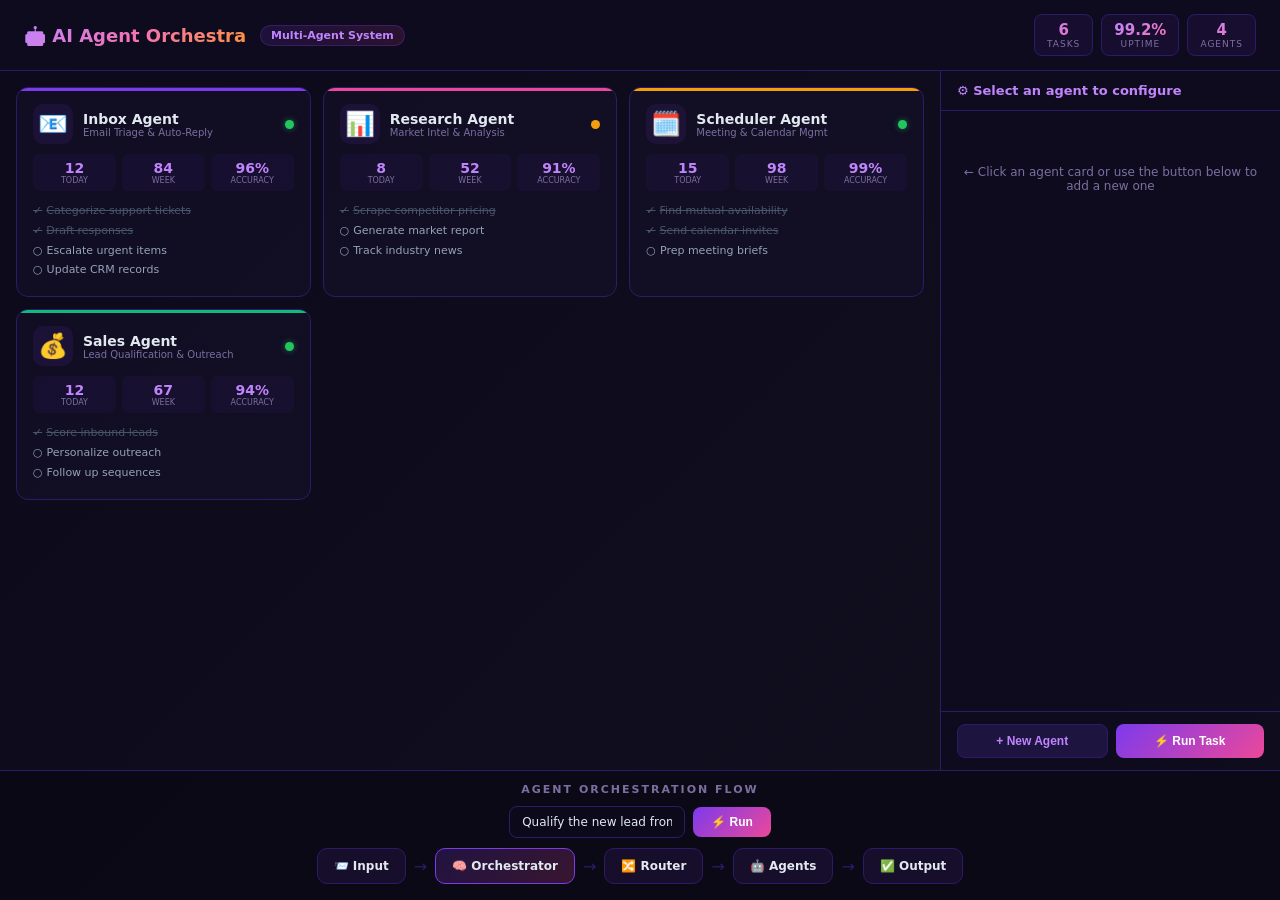
<file: ai-agents.html>
<!DOCTYPE html>
<html lang="en">
<head>
<meta charset="UTF-8">
<meta name="viewport" content="width=device-width, initial-scale=1.0">
<title>AI Agent Orchestra — Multi-Agent Dashboard</title>
<style>
*{margin:0;padding:0;box-sizing:border-box}
body{font-family:'Segoe UI',system-ui,sans-serif;background:linear-gradient(135deg,#0c0a1a,#12101f);color:#e2e8f0;min-height:100vh;display:flex;flex-direction:column}
.header{background:rgba(15,12,30,.9);border-bottom:1px solid #2d1b69;padding:14px 24px;display:flex;align-items:center;gap:14px;flex-wrap:wrap}
.header h1{font-size:18px;font-weight:600;background:linear-gradient(135deg,#c084fc,#f472b6,#fb923c);-webkit-background-clip:text;-webkit-text-fill-color:transparent}
.htag{background:linear-gradient(135deg,#7c3aed22,#ec489922);border:1px solid #7c3aed44;color:#c084fc;padding:3px 10px;border-radius:12px;font-size:11px;font-weight:600}
.metrics{display:flex;gap:8px;margin-left:auto}
.met{background:rgba(124,58,237,.08);border:1px solid #2d1b69;border-radius:8px;padding:6px 12px;text-align:center}
.met .v{font-size:15px;font-weight:700;background:linear-gradient(135deg,#c084fc,#f472b6);-webkit-background-clip:text;-webkit-text-fill-color:transparent}
.met .l{font-size:9px;color:#7c6fa0;text-transform:uppercase;letter-spacing:1px}
.body-wrap{display:flex;flex:1;overflow:hidden}
.agents-col{flex:1;padding:16px;overflow-y:auto;display:grid;grid-template-columns:repeat(auto-fit,minmax(280px,1fr));gap:12px;align-content:start}
.card{background:rgba(20,16,40,.6);border:1px solid #2d1b69;border-radius:12px;padding:16px;cursor:pointer;transition:all .3s;position:relative;overflow:hidden}
.card::before{content:'';position:absolute;top:0;left:0;right:0;height:3px;background:var(--c)}
.card:hover,.card.sel{border-color:#7c3aed88;box-shadow:0 4px 20px rgba(124,58,237,.15)}
.card.sel{background:rgba(30,20,60,.8)}
.card-top{display:flex;align-items:center;gap:10px;margin-bottom:10px}
.card-ico{font-size:24px;width:40px;height:40px;display:flex;align-items:center;justify-content:center;background:rgba(124,58,237,.1);border-radius:10px}
.card-nm{font-size:14px;font-weight:600}.card-role{font-size:10px;color:#7c6fa0}
.sdot{width:9px;height:9px;border-radius:50%;margin-left:auto}
.sdot.active{background:#22c55e;box-shadow:0 0 6px #22c55e88}.sdot.idle{background:#64748b}.sdot.busy{background:#f59e0b;animation:glow 1s infinite}
@keyframes glow{0%,100%{opacity:1}50%{opacity:.5}}
.card-stats{display:grid;grid-template-columns:1fr 1fr 1fr;gap:6px;margin-bottom:10px}
.cs{background:rgba(124,58,237,.06);border-radius:6px;padding:6px;text-align:center}
.cs .n{font-size:14px;font-weight:700;color:#c084fc}.cs .t{font-size:8px;color:#7c6fa0;text-transform:uppercase}
.card-tasks{font-size:11px;line-height:1.8}
.card-tasks .done{color:#475569;text-decoration:line-through}.card-tasks .pend{color:#94a3b8}
.card-tasks span:first-child{margin-right:4px}
.config-col{width:340px;background:rgba(15,12,30,.9);border-left:1px solid #2d1b69;display:flex;flex-direction:column;overflow-y:auto}
.cc-head{padding:12px 16px;border-bottom:1px solid #2d1b69;font-size:13px;font-weight:600;color:#c084fc}
.cc-body{padding:14px;flex:1;overflow-y:auto;display:flex;flex-direction:column;gap:10px}
label{font-size:10px;color:#7c6fa0;text-transform:uppercase;letter-spacing:.5px;display:block;margin-bottom:2px}
input,select,textarea{width:100%;background:#0c0a1a;border:1px solid #2d1b69;color:#e2e8f0;border-radius:8px;padding:8px 10px;font-size:12px;font-family:inherit;outline:none}
input:focus,textarea:focus{border-color:#7c3aed}
textarea{resize:vertical;min-height:50px}
.fg{display:flex;flex-direction:column;gap:2px}
.task-item{display:flex;align-items:center;gap:6px;font-size:11px;padding:4px 0}
.task-item input[type=checkbox]{width:auto}
.task-item input[type=text]{flex:1}
.task-item .del{color:#ef4444;cursor:pointer;font-size:13px}
.add-btn{background:none;border:1px dashed #2d1b69;color:#7c6fa0;padding:5px;border-radius:6px;font-size:11px;cursor:pointer;width:100%;text-align:center}
.add-btn:hover{border-color:#7c3aed;color:#c084fc}
.cc-btns{display:flex;gap:8px;padding:12px 16px;border-top:1px solid #2d1b69}
.btn{flex:1;padding:9px;border:none;border-radius:8px;font-size:12px;font-weight:600;cursor:pointer}
.btn-add{background:linear-gradient(135deg,#7c3aed,#ec4899);color:#fff}
.btn-add:hover{box-shadow:0 4px 16px rgba(124,58,237,.4)}
.btn-sim{background:#1e1440;color:#c084fc;border:1px solid #2d1b69}
.btn-sim:hover{background:#2d1b69}
.orch{padding:12px 24px 16px;display:flex;flex-direction:column;align-items:center;gap:10px;border-top:1px solid #2d1b69;background:rgba(10,8,20,.8)}
.orch-title{font-size:11px;font-weight:600;color:#7c6fa0;text-transform:uppercase;letter-spacing:2px}
.orch-flow{display:flex;align-items:center;gap:8px;flex-wrap:wrap;justify-content:center;position:relative}
.onode{background:rgba(124,58,237,.1);border:1px solid #2d1b69;border-radius:10px;padding:10px 16px;font-size:12px;font-weight:600;cursor:pointer;transition:all .3s;position:relative}
.onode:hover,.onode.active{border-color:#7c3aed;background:rgba(124,58,237,.25);box-shadow:0 0 12px rgba(124,58,237,.3)}
.onode.hub{background:linear-gradient(135deg,rgba(124,58,237,.2),rgba(236,72,153,.2));border-color:#7c3aed}
.oarr{color:#2d1b69;font-size:16px}
.onode .pulse-line{position:absolute;top:50%;left:100%;width:0;height:2px;background:linear-gradient(90deg,#7c3aed,#ec4899);transform:translateY(-50%);transition:width .3s}
.opanel{background:rgba(20,16,40,.9);border:1px solid #2d1b69;border-radius:10px;padding:14px;width:100%;max-width:700px;font-size:11px;line-height:1.7;max-height:140px;overflow-y:auto;display:none}
.opanel.show{display:block}
.opanel h4{color:#c084fc;margin-bottom:6px;font-size:12px}
.opanel .item{padding:3px 0;border-bottom:1px solid #1a1530}.opanel .item:last-child{border:none}
.sim-bar{display:flex;gap:8px;align-items:center}
.sim-input{flex:1;background:#0c0a1a;border:1px solid #2d1b69;color:#e2e8f0;border-radius:8px;padding:8px 12px;font-size:12px;outline:none}
.sim-go{background:linear-gradient(135deg,#7c3aed,#ec4899);color:#fff;border:none;padding:8px 18px;border-radius:8px;font-size:12px;font-weight:600;cursor:pointer}
@media(max-width:768px){
.header{padding:10px 14px;gap:8px}
.header h1{font-size:15px}
.metrics{margin-left:0;width:100%;justify-content:space-between}
.met{padding:5px 10px}.met .v{font-size:13px}
.body-wrap{flex-direction:column;overflow:visible}
.agents-col{grid-template-columns:1fr;padding:12px;overflow:visible}
.config-col{width:100%;border-left:none;border-top:1px solid #2d1b69}
.cc-body{padding:12px}
.cc-btns{padding:10px 12px}
.btn{padding:12px;min-height:44px;font-size:14px}
.card-stats{grid-template-columns:1fr 1fr 1fr}
.orch{padding:10px 14px 14px}
.orch-flow{gap:4px}
.onode{padding:8px 10px;font-size:11px}
.oarr{font-size:12px;padding:0 2px}
.sim-bar{flex-direction:column}
.sim-input{width:100%;font-size:14px;padding:10px 12px}
.sim-go{width:100%;padding:12px;min-height:44px;font-size:14px}
input,select,textarea{font-size:14px;padding:10px}
.opanel{font-size:10px;max-height:200px}
}
</style>
</head>
<body>
<div class="header">
<h1>🤖 AI Agent Orchestra</h1>
<span class="htag">Multi-Agent System</span>
<div class="metrics">
<div class="met"><div class="v" id="mTasks">0</div><div class="l">Tasks</div></div>
<div class="met"><div class="v" id="mUp">99.2%</div><div class="l">Uptime</div></div>
<div class="met"><div class="v" id="mAgents">0</div><div class="l">Agents</div></div>
</div>
</div>
<div class="body-wrap">
<div class="agents-col" id="agentsGrid"></div>
<div class="config-col">
<div class="cc-head" id="ccHead">⚙️ Select an agent to configure</div>
<div class="cc-body" id="ccBody"><div style="color:#7c6fa0;font-size:12px;text-align:center;margin-top:40px">← Click an agent card or use the button below to add a new one</div></div>
<div class="cc-btns">
<button class="btn btn-sim" onclick="addAgent()">+ New Agent</button>
<button class="btn btn-add" id="simBtn" onclick="runOrchestration()">⚡ Run Task</button>
</div>
</div>
</div>
<div class="orch">
<div class="orch-title">Agent Orchestration Flow</div>
<div class="sim-bar">
<input class="sim-input" id="taskInput" placeholder="Enter a task, e.g.: 'Analyze competitor pricing and send report to team'" value="Qualify the new lead from Acme Corp, check CRM, and schedule a follow-up call">
<button class="sim-go" onclick="runOrchestration()">⚡ Run</button>
</div>
<div class="orch-flow" id="orchFlow">
<div class="onode" id="o-input" onclick="showOrchPanel('input')">📨 Input</div><div class="oarr">→</div>
<div class="onode hub" id="o-orch" onclick="showOrchPanel('orch')">🧠 Orchestrator</div><div class="oarr">→</div>
<div class="onode" id="o-router" onclick="showOrchPanel('router')">🔀 Router</div><div class="oarr">→</div>
<div class="onode" id="o-agents" onclick="showOrchPanel('agents')">🤖 Agents</div><div class="oarr">→</div>
<div class="onode" id="o-output" onclick="showOrchPanel('output')">✅ Output</div>
</div>
<div class="opanel" id="orchPanel"></div>
</div>
<script>
const colors=['#7c3aed','#ec4899','#f59e0b','#10b981','#3b82f6','#ef4444','#06b6d4','#8b5cf6'];
let agents=[
{id:1,icon:'📧',name:'Inbox Agent',role:'Email Triage & Auto-Reply',status:'active',color:colors[0],
tasks:[{t:'Categorize support tickets',done:true},{t:'Draft responses',done:true},{t:'Escalate urgent items',done:false},{t:'Update CRM records',done:false}],
stats:{today:12,week:84,accuracy:96}},
{id:2,icon:'📊',name:'Research Agent',role:'Market Intel & Analysis',status:'busy',color:colors[1],
tasks:[{t:'Scrape competitor pricing',done:true},{t:'Generate market report',done:false},{t:'Track industry news',done:false}],
stats:{today:8,week:52,accuracy:91}},
{id:3,icon:'🗓️',name:'Scheduler Agent',role:'Meeting & Calendar Mgmt',status:'active',color:colors[2],
tasks:[{t:'Find mutual availability',done:true},{t:'Send calendar invites',done:true},{t:'Prep meeting briefs',done:false}],
stats:{today:15,week:98,accuracy:99}},
{id:4,icon:'💰',name:'Sales Agent',role:'Lead Qualification & Outreach',status:'active',color:colors[3],
tasks:[{t:'Score inbound leads',done:true},{t:'Personalize outreach',done:false},{t:'Follow up sequences',done:false}],
stats:{today:12,week:67,accuracy:94}}
];
let selAgent=null,nextId=5,taskCount=0;
const $=id=>document.getElementById(id);

function render(){
$('mAgents').textContent=agents.length;
taskCount=agents.reduce((s,a)=>s+a.tasks.filter(t=>t.done).length,0);
$('mTasks').textContent=taskCount;
$('agentsGrid').innerHTML=agents.map(a=>`
<div class="card ${selAgent===a.id?'sel':''}" style="--c:${a.color}" onclick="selectAgent(${a.id})">
<div class="card-top">
<div class="card-ico">${a.icon}</div>
<div><div class="card-nm">${a.name}</div><div class="card-role">${a.role}</div></div>
<div class="sdot ${a.status}"></div>
</div>
<div class="card-stats">
<div class="cs"><div class="n">${a.stats.today}</div><div class="t">Today</div></div>
<div class="cs"><div class="n">${a.stats.week}</div><div class="t">Week</div></div>
<div class="cs"><div class="n">${a.stats.accuracy}%</div><div class="t">Accuracy</div></div>
</div>
<div class="card-tasks">${a.tasks.map(t=>`<div><span class="${t.done?'done':'pend'}">${t.done?'✓':'○'}</span><span class="${t.done?'done':'pend'}">${t.t}</span></div>`).join('')}</div>
</div>`).join('');
}
function selectAgent(id){
selAgent=id;render();
const a=agents.find(x=>x.id===id);
$('ccHead').innerHTML=`${a.icon} ${a.name}`;
$('ccBody').innerHTML=`
<div class="fg"><label>Icon</label><input value="${a.icon}" onchange="upd(${id},'icon',this.value)"></div>
<div class="fg"><label>Name</label><input value="${a.name}" onchange="upd(${id},'name',this.value)"></div>
<div class="fg"><label>Role</label><input value="${a.role}" onchange="upd(${id},'role',this.value)"></div>
<div class="fg"><label>Status</label><select onchange="upd(${id},'status',this.value)">
<option ${a.status==='active'?'selected':''}>active</option>
<option ${a.status==='busy'?'selected':''}>busy</option>
<option ${a.status==='idle'?'selected':''}>idle</option></select></div>
<label>Tasks</label>
${a.tasks.map((t,i)=>`<div class="task-item">
<input type="checkbox" ${t.done?'checked':''} onchange="togTask(${id},${i},this.checked)">
<input type="text" value="${t.t}" onchange="renTask(${id},${i},this.value)">
<span class="del" onclick="delTask(${id},${i})">✕</span></div>`).join('')}
<button class="add-btn" onclick="addTask(${id})">+ Add Task</button>
<div style="border-top:1px solid #2d1b69;padding-top:8px;margin-top:4px">
<button class="add-btn" style="color:#ef4444;border-color:#7f1d1d" onclick="removeAgent(${id})">🗑 Remove Agent</button></div>`;
}
function upd(id,k,v){const a=agents.find(x=>x.id===id);a[k]=v;render();selectAgent(id);}
function togTask(id,i,v){agents.find(x=>x.id===id).tasks[i].done=v;render();selectAgent(id);}
function renTask(id,i,v){agents.find(x=>x.id===id).tasks[i].t=v;}
function delTask(id,i){agents.find(x=>x.id===id).tasks.splice(i,1);render();selectAgent(id);}
function addTask(id){agents.find(x=>x.id===id).tasks.push({t:'New task',done:false});render();selectAgent(id);}
function addAgent(){
const c=colors[agents.length%colors.length];
const a={id:nextId++,icon:'🤖',name:'New Agent',role:'Custom Role',status:'idle',color:c,
tasks:[{t:'Define first task',done:false}],stats:{today:0,week:0,accuracy:95}};
agents.push(a);render();selectAgent(a.id);
}
function removeAgent(id){agents=agents.filter(x=>x.id!==id);selAgent=null;render();
$('ccHead').textContent='⚙️ Agent removed';$('ccBody').innerHTML='<div style="color:#7c6fa0;font-size:12px;text-align:center;margin-top:40px">Select another agent or add a new one</div>';}

// Orchestration flow
const orchData={
input:{title:'📨 Input Processing',content:''},
orch:{title:'🧠 Orchestrator',content:''},
router:{title:'🔀 Router Logic',content:''},
agents:{title:'🤖 Agent Assignment',content:''},
output:{title:'✅ Output & Results',content:''}
};
function showOrchPanel(id){
document.querySelectorAll('.onode').forEach(n=>n.classList.remove('active'));
$('o-'+(id==='orch'?'orch':id)).classList.add('active');
const p=$('orchPanel');
if(!orchData[id].content){
const defaults={
input:'<h4>📨 Input Processing</h4><div class="item">Receives tasks from: Email, API, Chat, Webhook, Scheduled triggers</div><div class="item">Parses intent, extracts entities, assigns priority</div><div class="item">Current queue: click <b>⚡ Run</b> to process a task</div>',
orch:'<h4>🧠 Orchestrator</h4><div class="item">Analyzes task complexity and requirements</div><div class="item">Breaks complex tasks into subtasks</div><div class="item">Assigns priority and dependencies</div><div class="item">Monitors agent availability and workload</div>',
router:'<h4>🔀 Router Logic</h4><div class="item">Matches task keywords to agent capabilities</div><div class="item">Load balances across available agents</div><div class="item">Handles multi-agent tasks (parallel execution)</div><div class="item">Fallback: unmatched tasks → human review queue</div>',
agents:'<h4>🤖 Active Agents</h4>'+agents.map(a=>`<div class="item">${a.icon} <b>${a.name}</b> — ${a.role} [${a.status}] (${a.tasks.filter(t=>!t.done).length} pending tasks)</div>`).join(''),
output:'<h4>✅ Output</h4><div class="item">Results delivered via: Slack, Email, CRM update, Dashboard</div><div class="item">All actions logged with timestamps</div><div class="item">Human approval required for: financial actions, external communications</div>'
};
p.innerHTML=defaults[id];
}else{p.innerHTML=orchData[id].content;}
p.classList.add('show');
}

async function runOrchestration(){
const task=$('taskInput').value||'Process incoming request';
const p=$('orchPanel');p.classList.add('show');
const onodes=['input','orch','router','agents','output'];
document.querySelectorAll('.onode').forEach(n=>n.classList.remove('active'));

// Input
$('o-input').classList.add('active');
p.innerHTML=`<h4>📨 Input Received</h4><div class="item"><b>Task:</b> "${task}"</div><div class="item">Parsing intent and entities...</div>`;
await wait(600);
const keywords=task.toLowerCase();
const intents=[];
if(/lead|qualif|crm|sales|prospect/i.test(keywords))intents.push('sales');
if(/email|inbox|reply|support/i.test(keywords))intents.push('email');
if(/research|compet|market|analy/i.test(keywords))intents.push('research');
if(/schedul|meeting|call|calendar/i.test(keywords))intents.push('scheduling');
if(!intents.length)intents.push('general');
p.innerHTML+=`<div class="item">Detected intents: <b>${intents.join(', ')}</b></div>`;

// Orchestrator
await wait(500);$('o-input').classList.remove('active');$('o-orch').classList.add('active');
p.innerHTML=`<h4>🧠 Orchestrator — Task Analysis</h4>
<div class="item"><b>Task:</b> "${task}"</div>
<div class="item"><b>Complexity:</b> ${intents.length>1?'Multi-step (requires coordination)':'Single-step'}</div>
<div class="item"><b>Subtasks identified:</b> ${intents.length}</div>`;
const subtasks=intents.map(i=>{
const map={sales:'Qualify lead and update pipeline',email:'Process and respond to email',research:'Gather intel and compile report',scheduling:'Find availability and book meeting',general:'Process request'};
return{intent:i,desc:map[i]};
});
subtasks.forEach(s=>p.innerHTML+=`<div class="item">→ ${s.desc}</div>`);

// Router
await wait(500);$('o-orch').classList.remove('active');$('o-router').classList.add('active');
p.innerHTML=`<h4>🔀 Router — Agent Matching</h4>`;
const assignments=[];
subtasks.forEach(s=>{
const match=agents.find(a=>{
const r=(a.role+' '+a.name+' '+a.tasks.map(t=>t.t).join(' ')).toLowerCase();
return r.includes(s.intent)||
(s.intent==='sales'&&/sale|lead|pipeline|outreach/i.test(r))||
(s.intent==='email'&&/email|inbox|triage|reply/i.test(r))||
(s.intent==='research'&&/research|market|compet|intel/i.test(r))||
(s.intent==='scheduling'&&/schedul|calendar|meeting/i.test(r));
});
assignments.push({...s,agent:match});
p.innerHTML+=`<div class="item">"${s.desc}" → ${match?`<b>${match.icon} ${match.name}</b>`:'⚠️ No matching agent (→ human review)'}</div>`;
});

// Agents working
await wait(500);$('o-router').classList.remove('active');$('o-agents').classList.add('active');
p.innerHTML=`<h4>🤖 Agents Working...</h4>`;
for(const a of assignments){
if(a.agent){
a.agent.status='busy';render();
p.innerHTML+=`<div class="item">${a.agent.icon} <b>${a.agent.name}</b> processing: "${a.desc}"...</div>`;
await wait(600+Math.random()*400);
a.agent.stats.today++;a.agent.stats.week++;
a.agent.status='active';
const pendIdx=a.agent.tasks.findIndex(t=>!t.done);
if(pendIdx>=0)a.agent.tasks[pendIdx].done=true;
render();
p.innerHTML+=`<div class="item" style="color:#22c55e">✓ ${a.agent.name} completed: ${a.desc}</div>`;
}else{
p.innerHTML+=`<div class="item" style="color:#f59e0b">⚠ "${a.desc}" — queued for human review</div>`;
await wait(300);
}
}

// Output
await wait(400);$('o-agents').classList.remove('active');$('o-output').classList.add('active');
p.innerHTML=`<h4>✅ Task Complete — Results</h4>
<div class="item"><b>Task:</b> "${task}"</div>
<div class="item"><b>Agents used:</b> ${assignments.filter(a=>a.agent).map(a=>a.agent.icon+' '+a.agent.name).join(', ')||'none'}</div>
<div class="item"><b>Subtasks completed:</b> ${assignments.filter(a=>a.agent).length}/${assignments.length}</div>
${assignments.filter(a=>!a.agent).length?`<div class="item" style="color:#f59e0b"><b>Needs human review:</b> ${assignments.filter(a=>!a.agent).map(a=>a.desc).join(', ')}</div>`:''}
<div class="item" style="color:#22c55e"><b>Status:</b> All automated steps complete ✓</div>
<div class="item">Results sent to: Dashboard, Slack notification, CRM updated</div>`;
$('mTasks').textContent=agents.reduce((s,a)=>s+a.tasks.filter(t=>t.done).length,0);
await wait(1000);$('o-output').classList.remove('active');
}
function wait(ms){return new Promise(r=>setTimeout(r,ms));}
render();
</script>
</body>
</html>
</file>
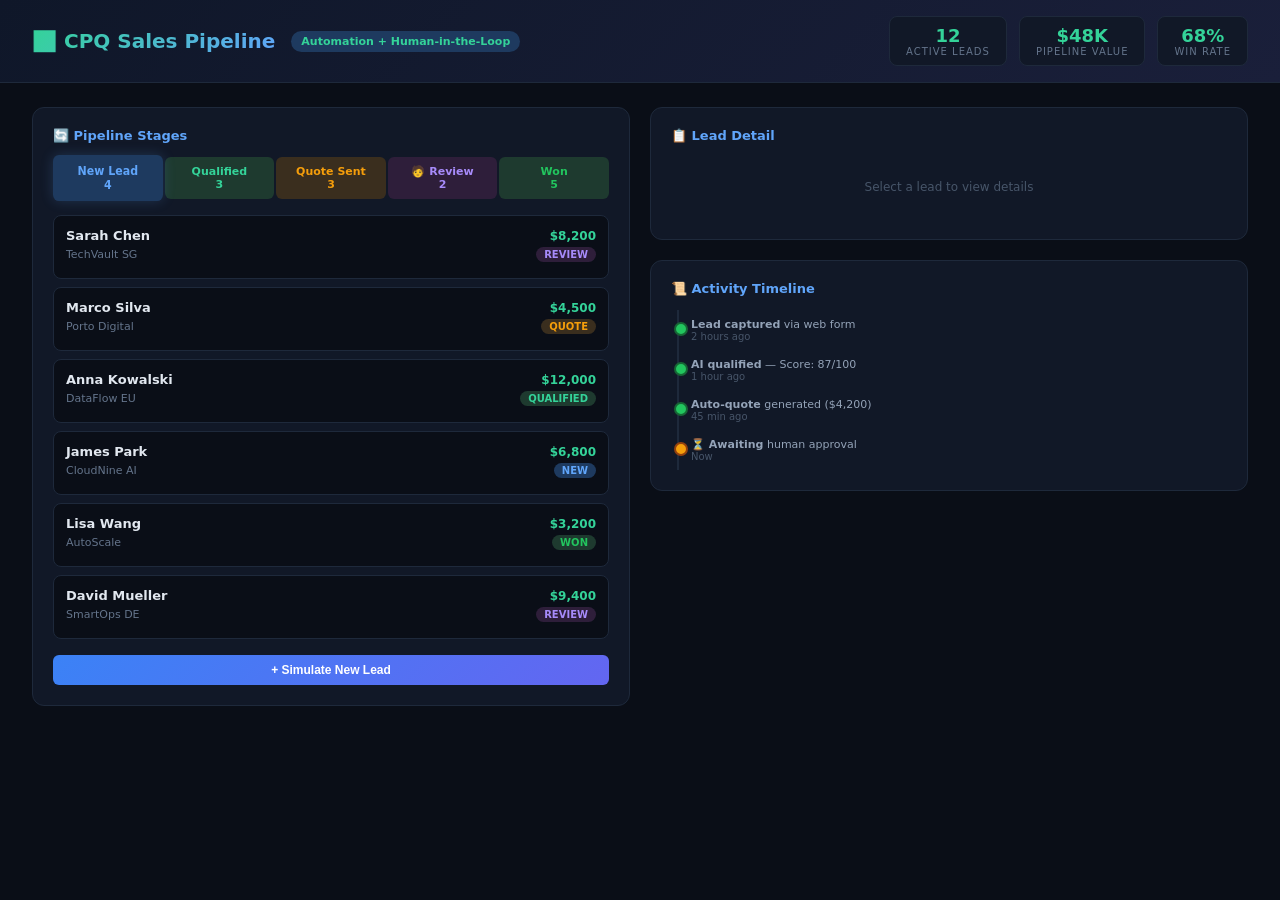
<file: cpq-sales.html>
<!DOCTYPE html>
<html lang="en">
<head>
<meta charset="UTF-8">
<meta name="viewport" content="width=device-width, initial-scale=1.0">
<title>CPQ Sales Pipeline — Automation Dashboard</title>
<style>
*{margin:0;padding:0;box-sizing:border-box}
body{font-family:'Segoe UI',system-ui,sans-serif;background:#0a0e17;color:#e2e8f0;min-height:100vh}
.header{background:linear-gradient(135deg,#0f1729,#1a1f3a);border-bottom:1px solid #1e293b;padding:16px 32px;display:flex;align-items:center;gap:16px}
.header h1{font-size:20px;font-weight:600;background:linear-gradient(135deg,#34d399,#60a5fa);-webkit-background-clip:text;-webkit-text-fill-color:transparent}
.header .badge{background:#1e3a5f;color:#34d399;padding:4px 10px;border-radius:12px;font-size:11px;font-weight:600}
.kpis{display:flex;gap:12px;margin-left:auto}
.kpi{background:#111827;border:1px solid #1e293b;border-radius:8px;padding:8px 16px;text-align:center}
.kpi .v{font-size:18px;font-weight:700;color:#34d399}.kpi .l{font-size:10px;color:#64748b;text-transform:uppercase;letter-spacing:1px}
.main{padding:24px 32px;display:grid;grid-template-columns:1fr 1fr;gap:20px}
@media(max-width:768px){.main{grid-template-columns:1fr}}
.panel{background:#111827;border:1px solid #1e293b;border-radius:12px;padding:20px}
.panel h3{font-size:13px;font-weight:600;color:#60a5fa;margin-bottom:14px;display:flex;align-items:center;gap:8px}
.pipeline{display:flex;gap:2px;margin-bottom:16px}
.stage{flex:1;text-align:center;padding:8px 4px;font-size:11px;font-weight:600;border-radius:6px;transition:all .3s;cursor:pointer}
.stage.s0{background:#1e3a5f;color:#60a5fa}.stage.s1{background:#1e3a2f;color:#34d399}
.stage.s2{background:#3a2e1e;color:#f59e0b}.stage.s3{background:#2e1e3a;color:#a78bfa}
.stage.s4{background:#1e3a2f;color:#22c55e}.stage.active{transform:scaleY(1.1);box-shadow:0 0 12px rgba(96,165,250,.2)}
.lead{background:#0a0e17;border:1px solid #1e293b;border-radius:8px;padding:12px;margin-bottom:8px;cursor:pointer;transition:all .2s}
.lead:hover{border-color:#334155}.lead.selected{border-color:#60a5fa;background:#0f1729}
.lead .top{display:flex;justify-content:space-between;align-items:center;margin-bottom:4px}
.lead .name{font-size:13px;font-weight:600}
.lead .amount{font-size:12px;color:#34d399;font-weight:600}
.lead .co{font-size:11px;color:#64748b}
.badge-s{padding:2px 8px;border-radius:10px;font-size:10px;font-weight:600}
.badge-s.new{background:#1e3a5f;color:#60a5fa}.badge-s.qual{background:#1e3a2f;color:#34d399}
.badge-s.quote{background:#3a2e1e;color:#f59e0b}.badge-s.review{background:#2e1e3a;color:#a78bfa}
.badge-s.won{background:#1e3a2f;color:#22c55e}
.detail-view{font-size:12px;line-height:1.8;color:#94a3b8}
.detail-view .row{display:flex;justify-content:space-between;padding:4px 0;border-bottom:1px solid #1e293b}
.detail-view .label{color:#64748b}.detail-view .val{color:#e2e8f0;font-weight:500}
.actions{display:flex;gap:8px;margin-top:12px}
.btn{padding:8px 16px;border-radius:6px;font-size:12px;font-weight:600;cursor:pointer;border:none;transition:all .2s}
.btn-approve{background:#22c55e;color:#fff}.btn-approve:hover{background:#16a34a}
.btn-reject{background:#374151;color:#94a3b8}.btn-reject:hover{background:#4b5563}
.btn-new{background:linear-gradient(135deg,#3b82f6,#6366f1);color:#fff}.btn-new:hover{box-shadow:0 2px 12px rgba(99,102,241,.3)}
.timeline{position:relative;padding-left:20px}
.timeline::before{content:'';position:absolute;left:6px;top:0;bottom:0;width:2px;background:#1e293b}
.tl-item{position:relative;padding:8px 0;font-size:11px;color:#94a3b8}
.tl-item::before{content:'';position:absolute;left:-17px;top:12px;width:10px;height:10px;border-radius:50%;background:#334155;border:2px solid #1e293b}
.tl-item.done::before{background:#22c55e;border-color:#166534}
.tl-item.cur::before{background:#f59e0b;border-color:#92400e;animation:pulse 1.5s infinite}
.tl-item .ts{color:#475569;font-size:10px}
@keyframes pulse{0%,100%{opacity:1}50%{opacity:.4}}
.toast{position:fixed;bottom:20px;right:20px;background:#22c55e;color:#fff;padding:12px 20px;border-radius:8px;font-size:13px;font-weight:600;transform:translateY(100px);opacity:0;transition:all .4s}
.toast.show{transform:translateY(0);opacity:1}
@media(max-width:768px){
.header{padding:10px 14px;gap:8px;flex-wrap:wrap}
.header h1{font-size:15px}
.kpis{margin-left:0;width:100%;justify-content:space-between}
.kpi{padding:6px 10px}.kpi .v{font-size:14px}
.main{padding:12px;gap:12px;grid-template-columns:1fr}
.panel{padding:14px}
.panel h3{font-size:12px}
.pipeline{flex-wrap:wrap;gap:4px}
.stage{flex:1 1 45%;font-size:10px;padding:6px}
.lead .top{flex-wrap:wrap}
.btn{padding:12px;min-height:44px;font-size:14px}
.btn-new{font-size:14px;padding:12px}
.detail-view .row{flex-direction:column;gap:2px}
.detail-view .label{font-size:11px}.detail-view .val{font-size:13px}
.actions{flex-wrap:wrap}
.actions .btn{flex:1 1 45%}
.toast{left:12px;right:12px;text-align:center}
}
</style>
</head>
<body>
<div class="header">
<h1>📊 CPQ Sales Pipeline</h1>
<span class="badge">Automation + Human-in-the-Loop</span>
<div class="kpis">
<div class="kpi"><div class="v" id="kLeads">12</div><div class="l">Active Leads</div></div>
<div class="kpi"><div class="v" id="kVal">$48K</div><div class="l">Pipeline Value</div></div>
<div class="kpi"><div class="v" id="kRate">68%</div><div class="l">Win Rate</div></div>
</div>
</div>
<div class="main">
<div class="panel">
<h3>🔄 Pipeline Stages</h3>
<div class="pipeline">
<div class="stage s0 active">New Lead<br><b>4</b></div>
<div class="stage s1">Qualified<br><b>3</b></div>
<div class="stage s2">Quote Sent<br><b>3</b></div>
<div class="stage s3">🧑 Review<br><b>2</b></div>
<div class="stage s4">Won<br><b>5</b></div>
</div>
<div id="leads"></div>
<button class="btn btn-new" onclick="addLead()" style="width:100%;margin-top:8px">+ Simulate New Lead</button>
</div>
<div style="display:flex;flex-direction:column;gap:20px">
<div class="panel">
<h3>📋 Lead Detail</h3>
<div id="detail"><div class="detail-view" style="color:#475569;text-align:center;padding:20px">Select a lead to view details</div></div>
</div>
<div class="panel">
<h3>📜 Activity Timeline</h3>
<div class="timeline" id="timeline">
<div class="tl-item done"><div><b>Lead captured</b> via web form</div><div class="ts">2 hours ago</div></div>
<div class="tl-item done"><div><b>AI qualified</b> — Score: 87/100</div><div class="ts">1 hour ago</div></div>
<div class="tl-item done"><div><b>Auto-quote</b> generated ($4,200)</div><div class="ts">45 min ago</div></div>
<div class="tl-item cur"><div><b>⏳ Awaiting</b> human approval</div><div class="ts">Now</div></div>
</div>
</div>
</div>
</div>
<div class="toast" id="toast"></div>
<script>
const leads=[
{id:1,name:'Sarah Chen',co:'TechVault SG',amount:'$8,200',stage:'review',score:92,email:'sarah@techvault.sg',src:'LinkedIn Ad'},
{id:2,name:'Marco Silva',co:'Porto Digital',amount:'$4,500',stage:'quote',score:87,email:'marco@portodigital.pt',src:'Web Form'},
{id:3,name:'Anna Kowalski',co:'DataFlow EU',amount:'$12,000',stage:'qualified',score:78,email:'anna@dataflow.eu',src:'Referral'},
{id:4,name:'James Park',co:'CloudNine AI',amount:'$6,800',stage:'new',score:65,email:'james@cloudnine.ai',src:'Cold Outreach'},
{id:5,name:'Lisa Wang',co:'AutoScale',amount:'$3,200',stage:'won',score:95,email:'lisa@autoscale.io',src:'Webinar'},
{id:6,name:'David Mueller',co:'SmartOps DE',amount:'$9,400',stage:'review',score:88,email:'david@smartops.de',src:'Partner'},
];
let sel=null;
const stageLabels={new:'new',qualified:'qual',quote:'quote',review:'review',won:'won'};
function renderLeads(){
const el=document.getElementById('leads');
el.innerHTML=leads.map(l=>`<div class="lead ${sel===l.id?'selected':''}" onclick="selectLead(${l.id})">
<div class="top"><span class="name">${l.name}</span><span class="amount">${l.amount}</span></div>
<div class="top"><span class="co">${l.co}</span><span class="badge-s ${stageLabels[l.stage]}">${l.stage.toUpperCase()}</span></div></div>`).join('');
}
function selectLead(id){
sel=id;const l=leads.find(x=>x.id===id);renderLeads();
const actions=l.stage==='review'?`<div class="actions"><button class="btn btn-approve" onclick="approveLead(${id})">✓ Approve</button><button class="btn btn-reject" onclick="rejectLead(${id})">✗ Reject</button></div>`:'';
document.getElementById('detail').innerHTML=`<div class="detail-view">
<div class="row"><span class="label">Name</span><span class="val">${l.name}</span></div>
<div class="row"><span class="label">Company</span><span class="val">${l.co}</span></div>
<div class="row"><span class="label">Deal Value</span><span class="val">${l.amount}</span></div>
<div class="row"><span class="label">AI Score</span><span class="val">${l.score}/100</span></div>
<div class="row"><span class="label">Source</span><span class="val">${l.src}</span></div>
<div class="row"><span class="label">Email</span><span class="val">${l.email}</span></div>
<div class="row"><span class="label">Stage</span><span class="val"><span class="badge-s ${stageLabels[l.stage]}">${l.stage.toUpperCase()}</span></span></div>
${actions}</div>`;
}
function approveLead(id){const l=leads.find(x=>x.id===id);l.stage='won';selectLead(id);showToast('✅ Deal approved! Moving to Won.')}
function rejectLead(id){const l=leads.find(x=>x.id===id);l.stage='new';selectLead(id);showToast('↩ Returned to pipeline for re-qualification.')}
function addLead(){
const names=['Alex Turner','Mei Lin','Carlos Diaz','Priya Patel','Tom Nielsen'];
const cos=['NovaTech','PixelForge','DataBridge','ScaleUp AI','FlowWorks'];
const i=Math.floor(Math.random()*5);
leads.unshift({id:Date.now(),name:names[i],co:cos[i],amount:'$'+(Math.floor(Math.random()*10+2)*1000).toLocaleString(),stage:'new',score:Math.floor(Math.random()*30+60),email:names[i].split(' ')[0].toLowerCase()+'@company.com',src:'Auto-Captured'});
renderLeads();showToast('🆕 New lead captured automatically!');
const tl=document.getElementById('timeline');
tl.innerHTML=`<div class="tl-item cur"><div><b>New lead</b> ${names[i]} auto-captured</div><div class="ts">Just now</div></div>`+tl.innerHTML;
}
function showToast(msg){const t=document.getElementById('toast');t.textContent=msg;t.classList.add('show');setTimeout(()=>t.classList.remove('show'),2500)}
renderLeads();
</script>
</body>
</html>
</file>
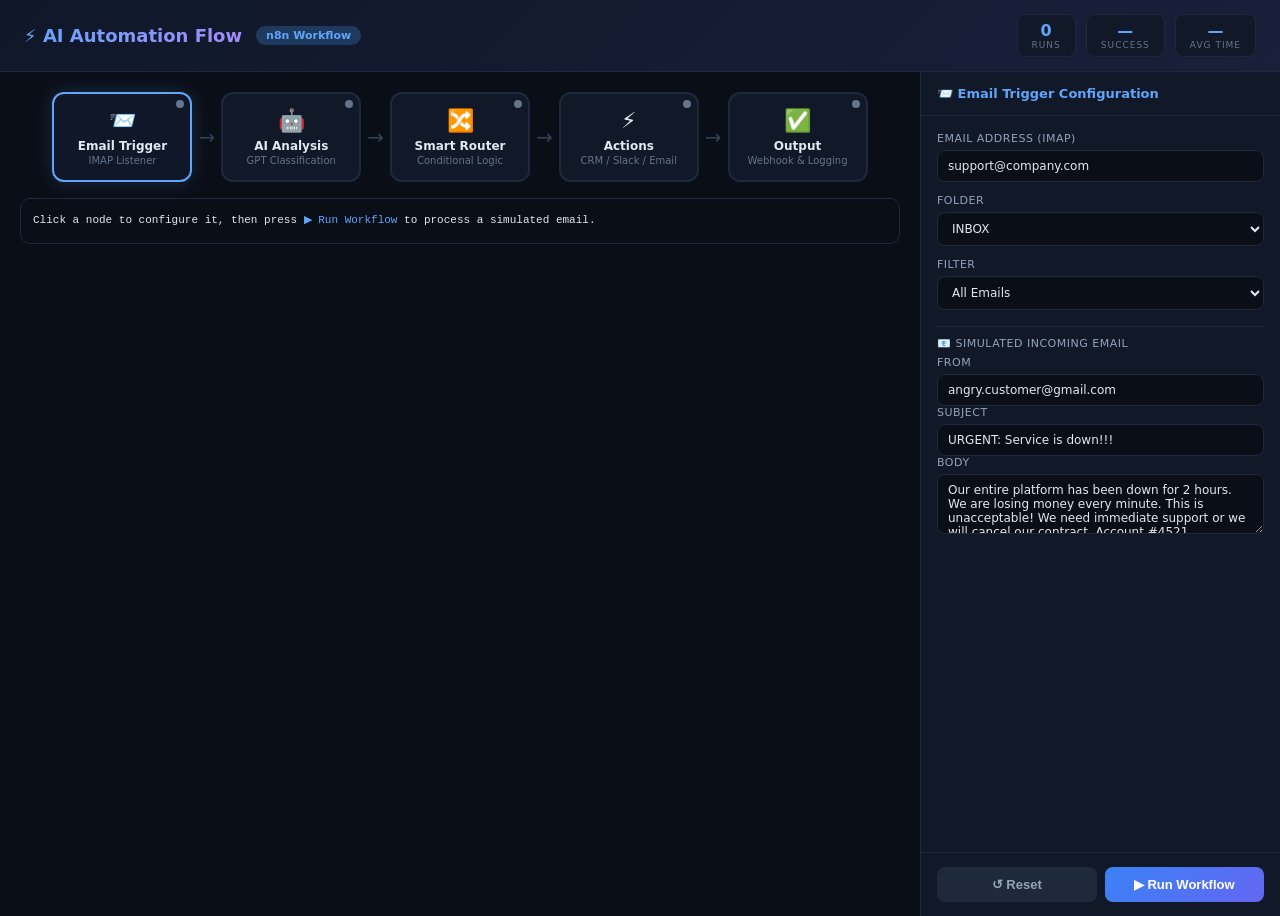
<file: n8n-automation.html>
<!DOCTYPE html>
<html lang="en">
<head>
<meta charset="UTF-8">
<meta name="viewport" content="width=device-width, initial-scale=1.0">
<title>AI Automation Flow — n8n Workflow Builder</title>
<style>
*{margin:0;padding:0;box-sizing:border-box}
body{font-family:'Segoe UI',system-ui,sans-serif;background:#0a0e17;color:#e2e8f0;min-height:100vh;overflow-x:hidden}
.header{background:linear-gradient(135deg,#0f1729,#1a1f3a);border-bottom:1px solid #1e293b;padding:14px 24px;display:flex;align-items:center;gap:14px;flex-wrap:wrap}
.header h1{font-size:18px;font-weight:600;background:linear-gradient(135deg,#60a5fa,#a78bfa);-webkit-background-clip:text;-webkit-text-fill-color:transparent}
.badge{background:#1e3a5f;color:#60a5fa;padding:3px 10px;border-radius:12px;font-size:11px;font-weight:600}
.stats{display:flex;gap:10px;margin-left:auto}
.stat{background:#111827;border:1px solid #1e293b;border-radius:8px;padding:6px 14px;text-align:center}
.stat .val{font-size:16px;font-weight:700;color:#60a5fa}
.stat .lbl{font-size:9px;color:#64748b;text-transform:uppercase;letter-spacing:1px}
.main{display:flex;height:calc(100vh - 56px)}
.flow-panel{flex:1;padding:20px;overflow-y:auto;display:flex;flex-direction:column;gap:16px}
.flow-row{display:flex;align-items:center;gap:0;justify-content:center;flex-wrap:wrap}
.node{background:#111827;border:2px solid #1e293b;border-radius:12px;padding:14px 16px;min-width:140px;max-width:160px;cursor:pointer;transition:all .3s;position:relative;text-align:center}
.node:hover,.node.sel{border-color:#60a5fa;box-shadow:0 0 20px rgba(96,165,250,.2)}
.node.sel{background:#0f1729}
.node .ico{font-size:22px;margin-bottom:6px}
.node .nm{font-size:12px;font-weight:600}
.node .ds{font-size:10px;color:#64748b;margin-top:2px}
.node .dot{position:absolute;top:6px;right:6px;width:8px;height:8px;border-radius:50%;background:#64748b}
.node .dot.ok{background:#22c55e}.node .dot.run{background:#f59e0b;animation:pulse 1s infinite}
.node .dot.done{background:#22c55e}
@keyframes pulse{0%,100%{opacity:1}50%{opacity:.3}}
.arrow{color:#334155;font-size:20px;padding:0 6px}
.config-panel{width:360px;background:#111827;border-left:1px solid #1e293b;display:flex;flex-direction:column;overflow-y:auto}
.cp-head{padding:14px 16px;border-bottom:1px solid #1e293b;font-size:13px;font-weight:600;color:#60a5fa;display:flex;align-items:center;gap:8px}
.cp-body{padding:16px;flex:1;overflow-y:auto;display:flex;flex-direction:column;gap:12px}
label{font-size:11px;color:#94a3b8;text-transform:uppercase;letter-spacing:.5px;margin-bottom:2px;display:block}
input,select,textarea{width:100%;background:#0a0e17;border:1px solid #1e293b;color:#e2e8f0;border-radius:8px;padding:8px 10px;font-size:12px;font-family:inherit;outline:none;transition:border .2s}
input:focus,select:focus,textarea:focus{border-color:#60a5fa}
textarea{resize:vertical;min-height:60px}
.fg{display:flex;flex-direction:column;gap:3px}
.btn-row{display:flex;gap:8px;padding:14px 16px;border-top:1px solid #1e293b}
.btn{flex:1;padding:10px;border:none;border-radius:8px;font-size:13px;font-weight:600;cursor:pointer;transition:all .2s}
.btn-run{background:linear-gradient(135deg,#3b82f6,#6366f1);color:#fff}
.btn-run:hover{box-shadow:0 4px 16px rgba(99,102,241,.4)}
.btn-run:disabled{opacity:.5;cursor:not-allowed}
.btn-reset{background:#1e293b;color:#94a3b8}
.btn-reset:hover{background:#2d3748}
.log-panel{background:#0a0e17;border:1px solid #1e293b;border-radius:10px;padding:12px;font-family:'Fira Code',monospace;font-size:11px;line-height:1.8;max-height:220px;overflow-y:auto;flex-shrink:0}
.log-panel .ts{color:#475569}.log-panel .ok{color:#22c55e}.log-panel .info{color:#60a5fa}.log-panel .warn{color:#f59e0b}.log-panel .data{color:#c084fc}
.data-card{background:#0f1729;border:1px solid #1e293b;border-radius:8px;padding:10px 12px;font-size:11px;margin-top:4px}
.data-card .k{color:#64748b}.data-card .v{color:#e2e8f0;margin-left:4px}
.rule-row{display:flex;gap:6px;align-items:center;margin-bottom:6px}
.rule-row input,.rule-row select{flex:1}
.add-rule{background:none;border:1px dashed #334155;color:#64748b;padding:6px;border-radius:6px;font-size:11px;cursor:pointer;width:100%;text-align:center}
.add-rule:hover{border-color:#60a5fa;color:#60a5fa}
.sim-email{background:#0f1729;border:1px solid #1e293b;border-radius:8px;padding:10px;margin-top:8px}
.sim-email .subj{font-weight:600;font-size:12px;color:#60a5fa}.sim-email .from{font-size:11px;color:#94a3b8}.sim-email .body{font-size:11px;color:#7c8ca8;margin-top:4px;line-height:1.5}
.tag{display:inline-block;background:#1e293b;color:#94a3b8;padding:2px 7px;border-radius:5px;font-size:10px;margin:2px}
.tag.pos{background:#14532d;color:#4ade80}.tag.neg{background:#7f1d1d;color:#fca5a5}.tag.neu{background:#1e3a5f;color:#60a5fa}
@media(max-width:768px){
html,body{overflow-x:hidden;width:100%}
.header{padding:12px 14px;gap:8px;flex-direction:column;align-items:flex-start}
.header h1{font-size:16px}
.stats{margin-left:0;width:100%;display:grid;grid-template-columns:repeat(3,1fr);gap:6px}
.stat{padding:6px 8px}.stat .val{font-size:14px}.stat .lbl{font-size:8px}
.badge{font-size:10px}
.main{flex-direction:column;height:auto;min-height:auto;overflow-x:hidden}
.flow-panel{padding:12px;gap:10px}
.flow-row{flex-direction:column;gap:6px;width:100%}
.arrow{transform:rotate(90deg);padding:0;font-size:16px;line-height:1}
.node{min-width:0;max-width:100%;width:100%;padding:12px 14px;display:flex;align-items:center;gap:10px;text-align:left}
.node .ico{font-size:20px;margin-bottom:0;flex-shrink:0}
.node .nm{font-size:13px}
.node .ds{font-size:11px}
.node .dot{top:50%;right:10px;transform:translateY(-50%)}
.config-panel{width:100%;border-left:none;border-top:1px solid #1e293b;max-height:none}
.cp-head{padding:12px 14px;font-size:14px}
.cp-body{padding:14px}
.btn-row{padding:12px 14px;gap:8px}
.btn{padding:14px;min-height:48px;font-size:15px;border-radius:10px}
.log-panel{font-size:11px;max-height:240px;padding:12px;line-height:1.7}
input,select,textarea{font-size:16px;padding:12px;border-radius:10px}
input[type=range]{padding:4px 0}
input[type=checkbox]{width:auto!important;min-height:auto!important}
label{font-size:12px;margin-bottom:4px}
.fg{gap:4px}
.rule-row{flex-direction:column;gap:6px}
.rule-row input,.rule-row select{max-width:100%!important;width:100%!important;flex:none}
.add-rule{padding:12px;min-height:48px;font-size:13px;display:flex;align-items:center;justify-content:center}
.data-card{font-size:11px;padding:10px}
.sim-email{padding:10px}
.tag{font-size:11px;padding:3px 8px}
}
</style>
</head>
<body>
<div class="header">
<h1>⚡ AI Automation Flow</h1>
<span class="badge">n8n Workflow</span>
<div class="stats">
<div class="stat"><div class="val" id="sRuns">0</div><div class="lbl">Runs</div></div>
<div class="stat"><div class="val" id="sRate">—</div><div class="lbl">Success</div></div>
<div class="stat"><div class="val" id="sTime">—</div><div class="lbl">Avg Time</div></div>
</div>
</div>
<div class="main">
<div class="flow-panel">
<div class="flow-row" id="flowRow"></div>
<div class="log-panel" id="log">Click a node to configure it, then press <span class="info">▶ Run Workflow</span> to process a simulated email.</div>
</div>
<div class="config-panel">
<div class="cp-head" id="cpHead">⚙️ Select a node to configure</div>
<div class="cp-body" id="cpBody"><div style="color:#64748b;font-size:12px;text-align:center;margin-top:40px">← Click any node in the workflow to configure its settings</div></div>
<div class="btn-row">
<button class="btn btn-reset" onclick="resetAll()">↺ Reset</button>
<button class="btn btn-run" id="runBtn" onclick="runFlow()">▶ Run Workflow</button>
</div>
</div>
</div>
<script>
const C={
trigger:{email:'support@company.com',folder:'INBOX',filter:'all'},
ai:{model:'gpt-4o',prompt:'Classify this email as: urgent-support, sales-inquiry, spam, or general. Extract: sender intent, sentiment (positive/neutral/negative), key entities. Respond as JSON.',temperature:.3},
router:{rules:[{field:'category',op:'equals',value:'urgent-support',action:'Slack + CRM'},{field:'category',op:'equals',value:'sales-inquiry',action:'Pipeline'},{field:'sentiment',op:'equals',value:'negative',action:'Escalate'}],fallback:'Log & Archive'},
action:{slack_channel:'#support-alerts',crm:'Salesforce',pipeline_stage:'New Lead',notify_email:'team@company.com'},
output:{webhook_url:'https://hooks.company.com/n8n/results',log_level:'detailed',store_db:true}
};
const nodes=[
{id:'trigger',ico:'📨',nm:'Email Trigger',ds:'IMAP Listener'},
{id:'ai',ico:'🤖',nm:'AI Analysis',ds:'GPT Classification'},
{id:'router',ico:'🔀',nm:'Smart Router',ds:'Conditional Logic'},
{id:'action',ico:'⚡',nm:'Actions',ds:'CRM / Slack / Email'},
{id:'output',ico:'✅',nm:'Output',ds:'Webhook & Logging'}
];
let sel=null,runCount=0,totalTime=0;
const $=id=>document.getElementById(id);
// Render flow
$('flowRow').innerHTML=nodes.map((n,i)=>(i?'<div class="arrow">→</div>':'')+
`<div class="node" id="nd-${n.id}" onclick="selNode('${n.id}')"><div class="dot" id="dot-${n.id}"></div><div class="ico">${n.ico}</div><div class="nm">${n.nm}</div><div class="ds">${n.ds}</div></div>`).join('');

function selNode(id){
sel=id;
document.querySelectorAll('.node').forEach(n=>n.classList.remove('sel'));
$('nd-'+id).classList.add('sel');
renderConfig(id);
}
function renderConfig(id){
const h=$('cpHead'),b=$('cpBody');
const n=nodes.find(x=>x.id===id);
h.innerHTML=`${n.ico} ${n.nm} Configuration`;
let html='';
if(id==='trigger'){
html=`<div class="fg"><label>Email Address (IMAP)</label><input id="cEmail" value="${C.trigger.email}" onchange="C.trigger.email=this.value"></div>
<div class="fg"><label>Folder</label><select id="cFolder" onchange="C.trigger.folder=this.value">
<option ${C.trigger.folder==='INBOX'?'selected':''}>INBOX</option><option>Sent</option><option>Archive</option></select></div>
<div class="fg"><label>Filter</label><select onchange="C.trigger.filter=this.value">
<option value="all" ${C.trigger.filter==='all'?'selected':''}>All Emails</option>
<option value="unread" ${C.trigger.filter==='unread'?'selected':''}>Unread Only</option>
<option value="flagged" ${C.trigger.filter==='flagged'?'selected':''}>Flagged Only</option></select></div>
<div style="border-top:1px solid #1e293b;padding-top:10px;margin-top:4px"><label>📧 Simulated Incoming Email</label>
<div class="fg" style="margin-top:6px"><label>From</label><input id="simFrom" value="angry.customer@gmail.com"></div>
<div class="fg"><label>Subject</label><input id="simSubj" value="URGENT: Service is down!!!"></div>
<div class="fg"><label>Body</label><textarea id="simBody" rows="3">Our entire platform has been down for 2 hours. We are losing money every minute. This is unacceptable! We need immediate support or we will cancel our contract. Account #4521, Enterprise plan.</textarea></div></div>`;
}else if(id==='ai'){
html=`<div class="fg"><label>Model</label><select onchange="C.ai.model=this.value">
<option ${C.ai.model==='gpt-4o'?'selected':''}>gpt-4o</option>
<option ${C.ai.model==='gpt-4-turbo'?'selected':''}>gpt-4-turbo</option>
<option ${C.ai.model==='claude-3.5-sonnet'?'selected':''}>claude-3.5-sonnet</option>
<option ${C.ai.model==='gemini-pro'?'selected':''}>gemini-pro</option></select></div>
<div class="fg"><label>System Prompt</label><textarea id="cPrompt" rows="5" onchange="C.ai.prompt=this.value">${C.ai.prompt}</textarea></div>
<div class="fg"><label>Temperature: <span id="tempVal">${C.ai.temperature}</span></label>
<input type="range" min="0" max="1" step="0.1" value="${C.ai.temperature}" oninput="C.ai.temperature=+this.value;$('tempVal').textContent=this.value" style="padding:0"></div>`;
}else if(id==='router'){
html=`<label>Routing Rules</label><div id="rulesBox">${C.router.rules.map((r,i)=>ruleHTML(r,i)).join('')}</div>
<button class="add-rule" onclick="addRule()">+ Add Rule</button>
<div class="fg" style="margin-top:8px"><label>Fallback Action</label><input value="${C.router.fallback}" onchange="C.router.fallback=this.value"></div>`;
}else if(id==='action'){
html=`<div class="fg"><label>Slack Channel</label><input value="${C.action.slack_channel}" onchange="C.action.slack_channel=this.value"></div>
<div class="fg"><label>CRM System</label><select onchange="C.action.crm=this.value">
<option ${C.action.crm==='Salesforce'?'selected':''}>Salesforce</option>
<option ${C.action.crm==='HubSpot'?'selected':''}>HubSpot</option>
<option ${C.action.crm==='Pipedrive'?'selected':''}>Pipedrive</option></select></div>
<div class="fg"><label>Pipeline Stage</label><input value="${C.action.pipeline_stage}" onchange="C.action.pipeline_stage=this.value"></div>
<div class="fg"><label>Notification Email</label><input value="${C.action.notify_email}" onchange="C.action.notify_email=this.value"></div>`;
}else if(id==='output'){
html=`<div class="fg"><label>Webhook URL</label><input value="${C.output.webhook_url}" onchange="C.output.webhook_url=this.value"></div>
<div class="fg"><label>Log Level</label><select onchange="C.output.log_level=this.value">
<option ${C.output.log_level==='minimal'?'selected':''}>minimal</option>
<option ${C.output.log_level==='detailed'?'selected':''}>detailed</option>
<option ${C.output.log_level==='debug'?'selected':''}>debug</option></select></div>
<div class="fg"><label><input type="checkbox" ${C.output.store_db?'checked':''} onchange="C.output.store_db=this.checked" style="width:auto;margin-right:6px">Store results in database</label></div>`;
}
b.innerHTML=html;
}
function ruleHTML(r,i){
return`<div class="rule-row"><select onchange="C.router.rules[${i}].field=this.value" style="max-width:80px">
<option ${r.field==='category'?'selected':''}>category</option><option ${r.field==='sentiment'?'selected':''}>sentiment</option>
<option ${r.field==='priority'?'selected':''}>priority</option></select>
<select onchange="C.router.rules[${i}].op=this.value" style="max-width:70px">
<option ${r.op==='equals'?'selected':''}>equals</option><option ${r.op==='contains'?'selected':''}>contains</option></select>
<input value="${r.value}" onchange="C.router.rules[${i}].value=this.value" style="max-width:100px">
<input value="${r.action}" onchange="C.router.rules[${i}].action=this.value" placeholder="Action">
<span onclick="C.router.rules.splice(${i},1);renderConfig('router')" style="cursor:pointer;color:#ef4444;font-size:14px">✕</span></div>`;
}
function addRule(){C.router.rules.push({field:'category',op:'equals',value:'',action:''});renderConfig('router');}
function log(msg,cls='info'){const l=$('log');const t=new Date().toLocaleTimeString();l.innerHTML+=`\n<span class="ts">[${t}]</span> <span class="${cls}">${msg}</span>`;l.scrollTop=l.scrollHeight;}
function setDot(id,cls){$('dot-'+id).className='dot '+cls;}

async function runFlow(){
const btn=$('runBtn');btn.disabled=true;btn.textContent='⏳ Running...';
$('log').innerHTML='';
const from=$('simFrom')?$('simFrom').value:'customer@test.com';
const subj=$('simSubj')?$('simSubj').value:'Test email';
const body=$('simBody')?$('simBody').value:'Test body';
nodes.forEach(n=>setDot(n.id,''));
const t0=performance.now();

// Step 1: Trigger
setDot('trigger','run');selNode('trigger');
log('📨 Email Trigger activated — monitoring <b>'+C.trigger.email+'</b> ('+C.trigger.folder+', '+C.trigger.filter+')','info');
await wait(500);
log('📩 New email received!','ok');
log(`&nbsp;&nbsp;From: <b>${from}</b>`,'data');
log(`&nbsp;&nbsp;Subject: <b>${subj}</b>`,'data');
log(`&nbsp;&nbsp;Body: "${body.substring(0,80)}${body.length>80?'...':''}"`,  'data');
setDot('trigger','done');

// Step 2: AI
await wait(400);setDot('ai','run');selNode('ai');
log(`🤖 Sending to <b>${C.ai.model}</b> (temp: ${C.ai.temperature})...`,'info');
await wait(800);
const isUrgent=/urgent|down|broken|emergency|asap|help|cancel/i.test(subj+' '+body);
const isSales=/pricing|quote|buy|purchase|demo|interested|proposal/i.test(subj+' '+body);
const isSpam=/win|lottery|free|click here|nigerian/i.test(subj+' '+body);
const sentiment=/angry|unacceptable|terrible|worst|cancel|losing|furious/i.test(body)?'negative':
  /thank|great|love|happy|excellent/i.test(body)?'positive':'neutral';
const category=isSpam?'spam':isUrgent?'urgent-support':isSales?'sales-inquiry':'general';
const entities=[];
const accMatch=body.match(/(?:account|acct|#)\s*#?(\w+)/i);if(accMatch)entities.push('Account: '+accMatch[1]);
const planMatch=body.match(/(enterprise|pro|basic|starter|business)\s*plan/i);if(planMatch)entities.push('Plan: '+planMatch[1]);
const moneyMatch=body.match(/\$[\d,]+/);if(moneyMatch)entities.push('Amount: '+moneyMatch[0]);

const aiResult={category,sentiment,entities,confidence:.92+Math.random()*.07};
log('✓ AI Analysis complete:','ok');
log(`&nbsp;&nbsp;Category: <span class="tag ${category==='urgent-support'?'neg':category==='sales-inquiry'?'pos':'neu'}">${category}</span>`,'data');
log(`&nbsp;&nbsp;Sentiment: <span class="tag ${sentiment==='negative'?'neg':sentiment==='positive'?'pos':'neu'}">${sentiment}</span>`,'data');
log(`&nbsp;&nbsp;Entities: ${entities.length?entities.join(', '):'none detected'}`,'data');
log(`&nbsp;&nbsp;Confidence: ${(aiResult.confidence*100).toFixed(1)}%`,'data');
setDot('ai','done');

// Step 3: Router
await wait(400);setDot('router','run');selNode('router');
log('🔀 Evaluating '+C.router.rules.length+' routing rules...','info');
await wait(400);
let matched=null;
for(const r of C.router.rules){
const val=r.field==='category'?category:r.field==='sentiment'?sentiment:'unknown';
const m=r.op==='equals'?val===r.value:val.includes(r.value);
log(`&nbsp;&nbsp;Rule: ${r.field} ${r.op} "${r.value}" → ${m?'<span class="ok">MATCH</span>':'no match'}`,'data');
if(m&&!matched)matched=r;
}
const routeAction=matched?matched.action:C.router.fallback;
log(matched?`✓ Routed to: <b>${routeAction}</b>`:`⚠ No match — fallback: <b>${C.router.fallback}</b>`,matched?'ok':'warn');
setDot('router','done');

// Step 4: Actions
await wait(400);setDot('action','run');selNode('action');
log('⚡ Executing actions for route: <b>'+routeAction+'</b>','info');
await wait(300);
if(/slack/i.test(routeAction)){
  log(`&nbsp;&nbsp;→ Slack: Sent alert to <b>${C.action.slack_channel}</b>`,'ok');
  log(`&nbsp;&nbsp;&nbsp;&nbsp;"🚨 ${category.toUpperCase()}: ${subj} (from ${from})"`,'data');
  await wait(200);
}
if(/crm|salesforce|hubspot/i.test(routeAction)){
  log(`&nbsp;&nbsp;→ ${C.action.crm}: Created ticket / updated record`,'ok');await wait(200);
}
if(/pipeline/i.test(routeAction)){
  log(`&nbsp;&nbsp;→ Pipeline: Added to stage "<b>${C.action.pipeline_stage}</b>"`,'ok');await wait(200);
}
if(/escalat/i.test(routeAction)){
  log(`&nbsp;&nbsp;→ Email: Escalation sent to <b>${C.action.notify_email}</b>`,'ok');await wait(200);
}
if(/log|archive/i.test(routeAction)){
  log('&nbsp;&nbsp;→ Archived to database','ok');await wait(200);
}
setDot('action','done');

// Step 5: Output
await wait(300);setDot('output','run');selNode('output');
const elapsed=((performance.now()-t0)/1000).toFixed(2);
log('✅ Posting results to webhook...','info');
await wait(300);
log(`&nbsp;&nbsp;→ POST ${C.output.webhook_url}`,'data');
log(`&nbsp;&nbsp;→ Log level: ${C.output.log_level}${C.output.store_db?' | Stored in DB':''}`,  'data');
log('','info');
log(`<b>✅ Workflow complete in ${elapsed}s</b>`,'ok');
log(`&nbsp;&nbsp;Email: ${from} → Category: ${category} → Action: ${routeAction}`,'data');
setDot('output','done');

runCount++;totalTime+=parseFloat(elapsed);
$('sRuns').textContent=runCount;
$('sRate').textContent='100%';
$('sTime').textContent=(totalTime/runCount).toFixed(1)+'s';
btn.disabled=false;btn.textContent='▶ Run Workflow';
}
function wait(ms){return new Promise(r=>setTimeout(r,ms));}
function resetAll(){
  C.trigger={email:'support@company.com',folder:'INBOX',filter:'all'};
  C.ai={model:'gpt-4o',prompt:'Classify this email as: urgent-support, sales-inquiry, spam, or general. Extract: sender intent, sentiment (positive/neutral/negative), key entities. Respond as JSON.',temperature:.3};
  C.router={rules:[{field:'category',op:'equals',value:'urgent-support',action:'Slack + CRM'},{field:'category',op:'equals',value:'sales-inquiry',action:'Pipeline'},{field:'sentiment',op:'equals',value:'negative',action:'Escalate'}],fallback:'Log & Archive'};
  C.action={slack_channel:'#support-alerts',crm:'Salesforce',pipeline_stage:'New Lead',notify_email:'team@company.com'};
  C.output={webhook_url:'https://hooks.company.com/n8n/results',log_level:'detailed',store_db:true};
  nodes.forEach(n=>setDot(n.id,''));
  $('log').innerHTML='Configuration reset. Click a node to configure, then run.';
  if(sel)renderConfig(sel);
}
selNode('trigger');
</script>
</body>
</html>
</file>
